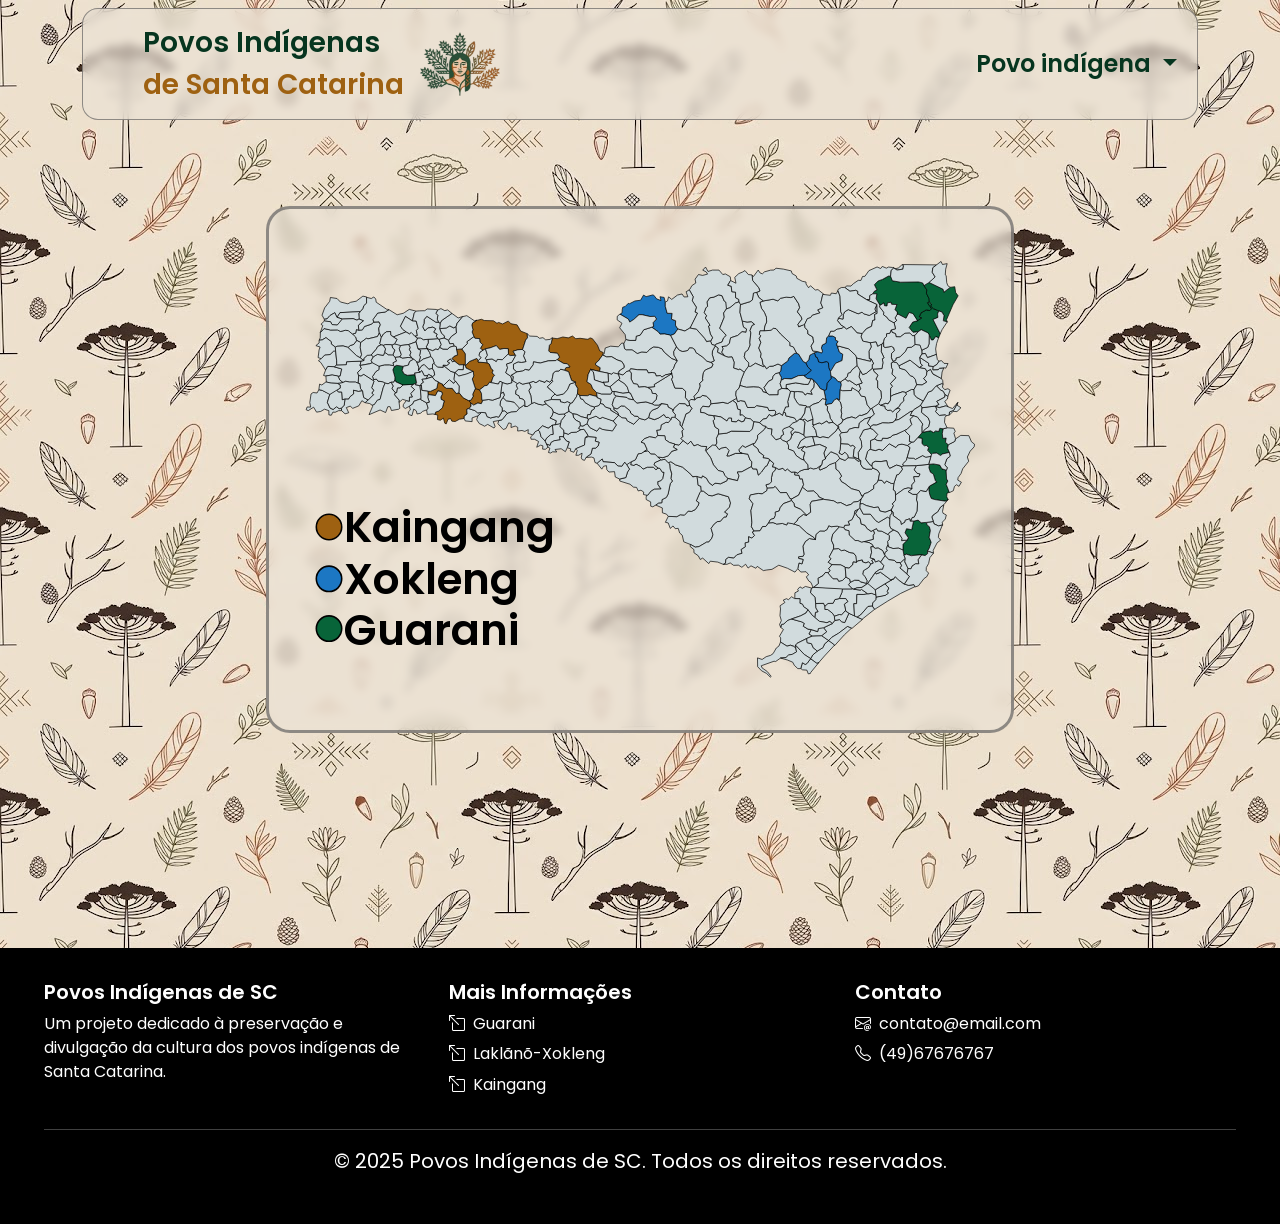
<file: index.html>
<!DOCTYPE html>
<html lang="pt-br">

<head>
    <meta charset="UTF-8">
    <meta name="viewport" content="width=device-width, initial-scale=1.0">
    <link href="https://cdn.jsdelivr.net/npm/bootstrap@5.3.8/dist/css/bootstrap.min.css" rel="stylesheet"
        integrity="sha384-sRIl4kxILFvY47J16cr9ZwB07vP4J8+LH7qKQnuqkuIAvNWLzeN8tE5YBujZqJLB" crossorigin="anonymous" />
    <link rel="stylesheet" href="https://cdn.jsdelivr.net/npm/bootstrap-icons@1.13.1/font/bootstrap-icons.min.css">
    <link rel="stylesheet" href="css/style.css">
    <link rel="icon" href="img/folha.png">
    <title>Povos indigenas de Santa Catarina</title>

</head>



<body>
         <main>
    <div class="container">
        <header>
            <nav class="navbar navbar-expand-lg bg-body-tertiary">
                <div class="container-fluid">
                    <a class="navbar-brand d-flex justify-content-center align-items-center ms-5 me-5 fs-3"
                        href="index.html">
                        <div class="d-flex flex-column me-3" id="titulo-cor">Povos Indígenas <span>de Santa
                                Catarina</span></div>
                        <div class="img-titulo"><img src="./img/logo insana.png" alt=""></div>
                    </a>
                    <button class="navbar-toggler" type="button" data-bs-toggle="collapse"
                        data-bs-target="#navbarNavDropdown" aria-controls="navbarNavDropdown" aria-expanded="false"
                        aria-label="Toggle navigation">
                        <span class="navbar-toggler-icon"></span>
                    </button>

                    <div class="collapse navbar-collapse" id="navbarNavDropdown">

                        <ul class="navbar-nav w-100">
                            <li class="nav-item dropdown ms-auto" id="uff">
                                <a class="nav-link dropdown-toggle fs-4" href="#" role="button" id="Povo"
                                    data-bs-toggle="dropdown" aria-expanded="false">
                                    Povo indígena
                                </a>
                                <ul class="dropdown-menu">
                                    <li><a class="dropdown-item" id="Guarani" href="guarani.html">Guarani</a></li>
                                    <li><a class="dropdown-item" id="Xokleng" href="xokleng.html">Laklãnõ-Xokleng</a></li>
                                    <li><a class="dropdown-item" id="Kaingang" href="kaingang.html">Kaingang</a></li>
                                </ul>
                            </li>
                        </ul>
                    </div>

                </div>
            </nav>
        </header>


   


            <div id="legendinha"></div>
            <div class="areamapa">
                <div class="mapinha">
                    <svg id="wrapper" viewBox="0 100 783.77 550.08" preserveAspectRatio="xMinYMin"
                        style=" background-color: rgba(235, 226, 213, 0.685); backdrop-filter: blur(5px);">
                        <metadata>
                            <rdf:rdf xmlns:rdf="http://www.w3.org/1999/02/22-rdf-syntax-ns#"
                                xmlns:cc="http://creativecommons.org/ns#" xmlns:dc="http://purl.org/dc/elements/1.1/">
                                <cc:work rdf:about="">
                                    <dc:format>image/svg+xml</dc:format>
                                    <dc:type rdf:resource="http://purl.org/dc/dcmitype/StillImage"></dc:type>
                                    <dc:title>MapChart Map</dc:title>
                                    <dc:creator>
                                        <cc:agent>
                                            <dc:title>MapChart.net</dc:title>
                                        </cc:agent>
                                    </dc:creator>
                                    <cc:license rdf:resource="http://creativecommons.org/licenses/by-sa/4.0/">
                                    </cc:license>
                                </cc:work>
                                <cc:license rdf:about="http://creativecommons.org/licenses/by-sa/4.0/">
                                    <cc:permits rdf:resource="http://creativecommons.org/ns#Reproduction"></cc:permits>
                                    <cc:permits rdf:resource="http://creativecommons.org/ns#Distribution"></cc:permits>
                                    <cc:requires rdf:resource="http://creativecommons.org/ns#Notice"></cc:requires>
                                    <cc:requires rdf:resource="http://creativecommons.org/ns#Attribution"></cc:requires>
                                    <cc:requires rdf:resource="http://creativecommons.org/ns#ShareAlike"></cc:requires>
                                </cc:license>
                            </rdf:rdf>
                        </metadata>

                        <rect id="svg-background" x="0" y="0" width="684.77" height="650.08" fill="none"></rect>

                        <g id="map-group"
                            style="transform: translate(-2784.69px, -4099.29px) scale(7.30849); transform-origin: 0px 0px;">
                            <svg xmlns="http://www.w3.org/2000/svg" xml:space="preserve" id="map" width="784.77"
                                height="750.08" stroke-linecap="round" stroke-linejoin="round" version="1.2"
                                viewBox="0 0 784.77 750.08" preserveAspectRatio="xMinYMin"
                                data-originalStrokeWidth=".25" class="speed-optimized">
                                <defs>
                                    <pattern id="circles3" width="10" height="10" patternUnits="userSpaceOnUse">
                                        <rect width="10" height="10" fill="#fff"></rect>
                                        <circle cx="4" cy="4" r="2" fill="#000"></circle>
                                    </pattern>
                                    <pattern id="diagonal1" width="10" height="10" patternUnits="userSpaceOnUse">
                                        <rect width="10" height="10" fill="#fff"></rect>
                                        <path id="pattern0" d="M-1,1 l2,-2 M0,10 l10,-10 M9,11 l2,-2" stroke="#000"
                                            stroke-width="1" style="shape-rendering: auto;"></path>
                                    </pattern>
                                    <pattern id="diagonal3" width="10" height="10" patternUnits="userSpaceOnUse">
                                        <rect width="10" height="10" fill="#fff"></rect>
                                        <path id="pattern1" d="M-1,1 l2,-2 M0,10 l10,-10 M9,11 l2,-2" stroke="#000"
                                            stroke-width="3" style="shape-rendering: auto;"></path>
                                    </pattern>
                                    <pattern id="vertical1" width="10" height="10" patternUnits="userSpaceOnUse">
                                        <rect width="10" height="10" fill="#fff"></rect>
                                        <rect x="2" y="0" width="1" height="10" fill="#000"></rect>
                                    </pattern>
                                    <pattern id="vertical3" width="10" height="10" patternUnits="userSpaceOnUse">
                                        <rect width="10" height="10" fill="#fff"></rect>
                                        <rect x="2" y="0" width="3" height="10" fill="#000"></rect>
                                    </pattern>
                                    <pattern id="horizontal1" width="10" height="10" patternUnits="userSpaceOnUse">
                                        <rect width="10" height="10" fill="#fff"></rect>
                                        <rect x="0" y="2" width="10" height="1" fill="#000"></rect>
                                    </pattern>
                                    <pattern id="horizontal3" width="10" height="10" patternUnits="userSpaceOnUse">
                                        <rect width="10" height="10" fill="#fff"></rect>
                                        <rect x="0" y="2" width="10" height="3" fill="#000"></rect>
                                    </pattern>
                                    <pattern id="crosshatch" width="8" height="8" patternUnits="userSpaceOnUse">
                                        <rect width="8" height="8" fill="#fff"></rect>
                                        <path id="pattern2" d="M0 0L8 8ZM8 0L0 8Z" stroke-width="0.5" stroke="#aaa"
                                            style="shape-rendering: auto;"></path>
                                    </pattern>
                                    <pattern id="subtlepatch" width="5" height="5" patternUnits="userSpaceOnUse">
                                        <rect width="5" height="5" fill="#fff"></rect>
                                        <rect x="2" y="2" width="1" height="1" fill="#000"></rect>
                                    </pattern>
                                    <pattern id="checkers" width="8" height="8" patternUnits="userSpaceOnUse">
                                        <rect width="8" height="8" fill="#fff"></rect>
                                        <path id="pattern3" fill="#000" fill-rule="evenodd"
                                            d="M0 0h4v4H0V0zm4 4h4v4H4V4z" style="shape-rendering: auto;"></path>
                                    </pattern>
                                    <pattern id="raindrops" width="10" height="10" patternUnits="userSpaceOnUse">
                                        <rect width="10" height="10" fill="#fff"></rect>
                                        <path id="pattern4" fill="#000"
                                            d="M0 38.59l2.83-2.83 1.41 1.41L1.41 40H0v-1.41zM0 1.4l2.83 2.83 1.41-1.41L1.41 0H0v1.41zM38.59 40l-2.83-2.83 1.41-1.41L40 38.59V40h-1.41zM40 1.41l-2.83 2.83-1.41-1.41L38.59 0H40v1.41zM20 18.6l2.83-2.83 1.41 1.41L21.41 20l2.83 2.83-1.41 1.41L20 21.41l-2.83 2.83-1.41-1.41L18.59 20l-2.83-2.83 1.41-1.41L20 18.59z"
                                            style="shape-rendering: auto;"></path>
                                    </pattern>
                                    <pattern id="texture" width="4" height="4" patternUnits="userSpaceOnUse">
                                        <rect width="4" height="4" fill="#fff"></rect>
                                        <path id="pattern5" fill="#000" d="M1 3h1v1H1V3zm2-2h1v1H3V1z"
                                            style="shape-rendering: auto;">
                                        </path>
                                    </pattern>
                                    <pattern id="circles3_a03500_000000" width="10" height="10"
                                        patternUnits="userSpaceOnUse">
                                        <rect width="10" height="10" fill="#a03500"></rect>
                                        <circle cx="4" cy="4" r="2" fill="#000000"></circle>
                                    </pattern>
                                    <pattern id="diagonal1_d9b400_535353" width="10" height="10"
                                        patternUnits="userSpaceOnUse">
                                        <rect width="10" height="10" fill="#d9b400"></rect>
                                        <path id="pattern0" d="M-1,1 l2,-2 M0,10 l10,-10 M9,11 l2,-2" stroke="#535353"
                                            stroke-width="1" style="shape-rendering: auto;"></path>
                                    </pattern>
                                    <pattern id="diagonal3_3264c8_ffffff" width="10" height="10"
                                        patternUnits="userSpaceOnUse">
                                        <rect width="10" height="10" fill="#3264c8"></rect>
                                        <path id="pattern1" d="M-1,1 l2,-2 M0,10 l10,-10 M9,11 l2,-2" stroke="#ffffff"
                                            stroke-width="3" style="shape-rendering: auto;"></path>
                                    </pattern>
                                    <pattern id="horizontal1_72b38e_000000" width="10" height="10"
                                        patternUnits="userSpaceOnUse">
                                        <rect width="10" height="10" fill="#72b38e"></rect>
                                        <rect x="0" y="2" width="10" height="1" fill="#000000"></rect>
                                    </pattern>
                                    <pattern id="horizontal3_986ba1_ffffff" width="10" height="10"
                                        patternUnits="userSpaceOnUse">
                                        <rect width="10" height="10" fill="#986ba1"></rect>
                                        <rect x="0" y="2" width="10" height="3" fill="#ffffff"></rect>
                                    </pattern>
                                    <pattern id="vertical1_b9a087_ffffff" width="10" height="10"
                                        patternUnits="userSpaceOnUse">
                                        <rect width="10" height="10" fill="#b9a087"></rect>
                                        <rect x="2" y="0" width="1" height="10" fill="#ffffff"></rect>
                                    </pattern>
                                    <pattern id="vertical3_4c91bf_ffff33" width="10" height="10"
                                        patternUnits="userSpaceOnUse">
                                        <rect width="10" height="10" fill="#4c91bf"></rect>
                                        <rect x="2" y="0" width="3" height="10" fill="#ffff33"></rect>
                                    </pattern>
                                    <pattern id="checkers_cc3333_f7f7f7" width="8" height="8"
                                        patternUnits="userSpaceOnUse">
                                        <rect width="8" height="8" fill="#cc3333"></rect>
                                        <path id="pattern3" fill="#f7f7f7" fill-rule="evenodd"
                                            d="M0 0h4v4H0V0zm4 4h4v4H4V4z" style="shape-rendering: auto;"></path>
                                    </pattern>
                                    <pattern id="texture_d1dbdd_525252" width="4" height="4"
                                        patternUnits="userSpaceOnUse">
                                        <rect width="4" height="4" fill="#d1dbdd"></rect>
                                        <path id="pattern5" fill="#525252" d="M1 3h1v1H1V3zm2-2h1v1H3V1z"
                                            style="shape-rendering: auto;"></path>
                                    </pattern>
                                </defs>



                                <g class="kaingang">
                                    <path id="Abelardo_Luz_SC"
                                        d="m416.06 591.18.83.15.53.9.93.37.04.61-.27.32-.45 1.4-.73.03-.63.18.38.61h-.86l-.24-.2-.02-.77-.57-.03-.63.14-.48-.56-.92.34-.65.12-.4.24-.32-.33.32-.5-.4-.38-.05-.5-.69-.05-.13-.25-.27-.64.12-.34-.16-.68.13-.32.57-.35.7-.17.41.18 1.33.04.5.36.25-.12.57.22.77-.4z"
                                        data-originalStrokeWidth="0.1">
                                    </path>

                                    <path id="Água_Doce_SC"
                                        d="m427.5 593.23.29.1.72.94.34.84.5.22-.07.29-.01.07-.61.86-.38.29-.03.29.66.39-.08.55-1.3-.3-.35.72-.18 1.07.59.38.22.56.57.6.1.76-.14-.2-.95-.23-.3.15-1.15-.04-.33-.2.04-.85-.34-.55.05-.33-.6-.26-.42-1.26-.6-.19.2-.38.6-.12-.4-.46-.52-.04-.92-.54.33-.37-.3-.55-1.07-.13-.2-.22.1-.8.27-.3.15-.76.7.1.83-.25.79.13.6-.27.47.39.63-.06 1.08.14z"
                                        data-originalStrokeWidth="0.1">
                                    </path>

                                    <path id="Arvoredo_SC"
                                        d="m411.46 600.74.27.49.06.99h.16l-.24.5-.5-.09-.62.3-.38-.3-.34-.36.34-.05.33-.55-.06-.31.38-.82z"
                                        data-originalStrokeWidth="0.1">
                                    </path>

                                    <path id="Chapecó_SC"
                                        d="m406.2 600.14.46.35.85.01.57.74.42-.09.61.72.76.4.34.36.01.5-.33.3-.29.12.06.66-.42.32v.34l-.68.1-.62.34-.48-.06-.18-.36-.38.08-.26.68-.2-.1-.2-.73-.45.3-.42-.1.05-.64-.44-.12.17-.34.42-.15.52-.45.27-1-.44-.22-.05-.35.23-.43-.13-.33-.54-.12-.34.68-1.07-.16-.02-.46.34.01.93-.42.2-.93.68.33z"
                                        data-originalStrokeWidth="0.1">
                                    </path>

                                    <path id="Entre_Rios_SC"
                                        d="m408.92 594.82.5.7v1.73l-.28-.15h-.62l-.66-.51-.4-.37.33-.35.5-.21-.16-.78z"
                                        data-originalStrokeWidth="0.1">
                                    </path>

                                    <path id="Xanxerê_SC"
                                        d="m411.27 596.5-.02.2 1.33.11.28.18.31.7.26.2-.13.38.35.37-.23.2-.25.79-.28.02-.32.44-.36.05-.75.6-.6-.2-.46-1.38.22-.44-.07-.63-1.05-.52-.09-.32.6-.62 1.05-.44z"
                                        data-originalStrokeWidth="0.1">
                                    </path>

                                </g>



                                <g class="xokleng">

                                    <path id="Doutor_Pedrinho_SC"
                                        d="m463.26 594.6.24.67.47.3-.09.91-.93.41-.74 1.2-.26-.57-.04-.69-.25-.17-.7.15-.46-.1-.22-.66-.2-.05-.22-.64.51-.17.53.2.14-.23-.16-.47.13-.44.53-.26.1-.8.27-.24.6-.01.42.22v.36l.38.2-.22.36z"
                                        data-originalStrokeWidth="0.1">
                                    </path>

                                    <path id="Ibirama_SC"
                                        d="m463.68 599.57.1.43-.17.72-.07 1.47-.4-.17-.35.15-.37.52-.98.2.1-.72-.27-1.35.36-.16.07-.87.58-.7v-.38l.6.32.43.49z"
                                        data-originalStrokeWidth="0.1">
                                    </path>

                                    <path id="José_Boiteux_SC"
                                        d="m459.87 595.37.22.64.19.05.22.65.47.1.69-.15.25.17.04.7.26.56.08.61-.01.38-.58.7-.07.87-.35.16-.56-.29-.45-.65-.57-.59-.33-.12-.53-.09-.54-.42.4-.13.73-.62-.52-.5-.27-.58.42-.43.16-.68z"
                                        data-originalStrokeWidth="0.1">
                                    </path>

                                    <path id="Porto_União_SC"
                                        d="m436.7 587.1.36.47.64.25-.15-.56.6.1.17.7v.59l.28 1 .72.03-.11.83.6.23-.02.65.34.54-.5.7-.53.23-.92-.22-.61.03-.27-.34-.92-.66.26-.17-.1-.48.51-.54-.25-.38-.7.02-1.14-.26h-.44l-.74.68-.6.4-.2-.44-1.21-.71.3-.2.02-.44.08-.38.36-.1.43-.45.19.05.78-.4.82-.1.43-.75.36.23.93-.24z"
                                        data-originalStrokeWidth="0.1">
                                    </path>
                                    <path id="Vitor_Meireles_SC"
                                        d="m457.25 595.42.32.11.68 1.1.38.19.27.58.52.5-.72.63-.4.13-.79.04-.98.44-.95-.06-.5.26.02-.41-.34-.62.24-.3.1-.78.93-.68.16-.41.78-.66z"
                                        data-originalStrokeWidth="0.1">
                                    </path>

                                </g>





                                <g class="guarani">
                                    <path id="Araquari_SC"
                                        d="m477.87 589.32-.17.44.05.49-.71.3 1.04 2.07-.25.6-.43-.17-.34.46h-.26l-.32-.67-.18-.35-.98-.47-.44.3-.74.08-.57-.68.52-.8.66-.18.63-.4-.34-.16.27-.6.75-.42.5.1.23-.25-.6-.87.3-.13.34.33-.1.3.38.36z"
                                        data-originalStrokeWidth="0.1">
                                    </path>

                                    <path id="Biguaçu_SC"
                                        d="m478.5 606.37-.12.7.08.68.48-.06-.11.62.4.35-.1.5.26.6-.97.23-.32.23-.53-.35-.58.04-.2.2-.53-.68.15-.36-.33-.31-.31.06-.34-.32.02-.75-.63-.12.6-.67.13-.1 1.14-.22.42.25.3-.23.45.1.16-.47z"
                                        data-originalStrokeWidth="0.1">
                                    </path>

                                    <path id="Imaruí_SC"
                                        d="m476.12 619.9.04.35.35.26.15.55-.18.98.29.73-.28.86-.25.4.02.37-.37.28-.53-.1-1.53.1-.64-.2-.37.16-.12-.7-.01-.89.6-.6.18-.34-.48-.72.22-.6.75.15.26-1.23.65-.15.44.38z"
                                        data-originalStrokeWidth="0.1">
                                    </path>

                                    <path id="Joinville_SC"
                                        d="m470.9 584.28.26.67 1.17.2 2.6-.04.61.15.18.38.42.64-.06.46.39.81.03.45-.3.13.59.87-.23.26-.5-.1-.76.42-.27.6.34.16-.63.4-.65-1.04-.54-.16-.43.84-1.06-.56h-.23v-.38l-.3-.3.27-.74-.76-.03-.1-.3-.5.09-.06.45-.37-.04-.07-.41-.6.38-.55-1.03.11-.66-.59-.01.21-.35.4-.22-.37-.75.54-.55.61-.2.9-.5z"
                                        data-originalStrokeWidth="0.1">
                                    </path>

                                    <path id="Palhoça_SC"
                                        d="m478.93 612.34.07 1.29.19.29-.25.46.45 1.16-.34.13-.04.52.2.41-.4.22-1.53-.23-.5-.16-.23-.56-.14-.8.1-.4 1.02-.64-.16-.16-.3-.96-.42-.28-.22-.65.1-.5.56-.05.9.17.32.54z"
                                        data-originalStrokeWidth="0.1">
                                    </path>

                                    <path id="São_Francisco_do_Sul_SC"
                                        d="m476.46 585.2 2.03.98.1.43.92-.7.66-.1.13.84.36.48-.75 1.3-.93 2.16.1.34-.57-.25.11-.7-.3-.53-.46-.14-.76-.32-.37-.36.1-.3-.34-.33-.03-.45-.39-.8.07-.47-.42-.64z"
                                        data-originalStrokeWidth="0.1">
                                    </path>

                                    <path id="Saudades_SC"
                                        d="m400.44 597.34-.17.57.27.52.51.2 1.06-.1.24 1.18-.55.26-1.44.09-1-.52-.15-.25.01-.4-.3-1.06.22-.47.33-.17z"
                                        data-originalStrokeWidth="0.1">
                                    </path>

                                </g>




                                <g class="municipios">

                                    <path id="Abdon_Batista_SC"
                                        d="m437.25 610.43.45.43-.92.45-.08.25.58.47-.31.26-.37-.37-.9.01-.59.27-.37-.38-.66-.35-.29.2-.48-.1.06-.44.63-.3.4-.87.45-.05.4-.26.55-.12.41.45.6.02z"
                                        data-originalStrokeWidth="0.1">
                                    </path>

                                    <path id="Agrolândia_SC"
                                        d="m458.33 607.25.3.36-.73.5-.44.9.11.19.86-.3-.44.53.53.34-.23.79.11.34-.48-.18-.67-.48-.4-.68-.75-.27.04-.46-.29-.57.57-.4.2-.55.4-.52.61.1z"
                                        data-originalStrokeWidth="0.1">
                                    </path>
                                    <path id="Agronômica_SC"
                                        d="m459.86 605.76-.18.24.4.6.17.89-.6.04-1.01.09-.3-.36.17-1.87-.36-.31.33-.13.38.32.82-.32-.03.8z"
                                        data-originalStrokeWidth="0.1">
                                    </path>

                                    <path id="Águas_de_Chapecó_SC"
                                        d="m402.87 600.15.15 1.62-.03.37-.13-.08-.9.33-.13.35-.5.35-.6.33-.32-.25.05-.34.42-.56.44.1v-.6l.42-.02-.23-.5.55-.57-.5-.45.25-.26.55-.26-.16.24z"
                                        data-originalStrokeWidth="0.1">
                                    </path>
                                    <path id="Águas_Frias_SC"
                                        d="m404.64 597.63.26.43.07.54-.3.21-.59-.33-.16.24-.47-.08-.35-.68-.25.22-.23-.28.47-.69.36-.17.67.67z"
                                        data-originalStrokeWidth="0.1">
                                    </path>
                                    <path id="Águas_Mornas_SC"
                                        d="m473.98 615.02-.58-.1-.55.13-1.24.89-.05-.53-.28-.22.08-.9.42-1.28.26-.04.56-.73-.16-.4.35-.14 1.86-.02-.32.6.39.5.45.1-.18.4h-.74l.14.7-.41.48z"
                                        data-originalStrokeWidth="0.1">
                                    </path>
                                    <path id="Alfredo_Wagner_SC"
                                        d="m466.58 610.96-.02.52.33.52.48.2.81-.01.15-.16.65.3.32.45-.19 1-.12.33-.52.42-.02.49-.85.57-.49.15-.18.32-.2.04-.38-.77-1.13-.31-.93-.73-.5-.28-.26-.48.27-.34-.39-.67-.43-.34-.04-.94.6-.61.76.3.46-.4.87.04.56.46z"
                                        data-originalStrokeWidth="0.1">
                                    </path>
                                    <path id="Alto_Bela_Vista_SC"
                                        d="m419.94 606.55.23.2.2.75.59.64.2.42.21.45-.39.31-.4-.02.04-.48-.32-.1-.57.3.27-.83-.59-.32h-.49l-.07-.34.31-.29.35-.47z"
                                        data-originalStrokeWidth="0.1">
                                    </path>
                                    <path id="Anchieta_SC"
                                        d="m396.96 592.54-.26.48-1.36.33-.25-.07-.83.63-.58-.3-.14-.51-.47-.46.47-.1.13-.54.32.1.53-.05.3-.48.96-.32.4-.31.74-.04.2.43-.23.48z"
                                        data-originalStrokeWidth="0.1">
                                    </path>
                                    <path id="Angelina_SC"
                                        d="m473.32 608.77.38.3-.4 1.4-.1.44-.55.53.14.25-.36.14-.72-.22-.96.48-.28-.46-.15-.67-.8.13-.84-.03-.41.23-.06.45-.33-.19-.62-.83.3-1.09.37-.33.76.21.53-.2.52.15.96-.95.96.54.28-.37.58-.12z"
                                        data-originalStrokeWidth="0.1">
                                    </path>
                                    <path id="Anita_Garibaldi_SC"
                                        d="m433.38 611.13-.06.44.48.1.29-.2.66.35.37.38.59-.27h.9l.36.37.3-.26.27.05.36.55.24.02-.17.9-.31.35-.41.09.03.44.43.63-.96.03-.45.25-.51.62h-.18l-.45-.12.04-.35-.4-.26-.4.1-.23-.51-.45-.04-.5-.42-1.48-.46-.02-.28.9-.22.24-.81.28-.4-.4-.64z"
                                        data-originalStrokeWidth="0.1">
                                    </path>
                                    <path id="Anitápolis_SC"
                                        d="m471.36 614.3-.08.9.28.21.05.52v.76l-.47.53.17.24-.33.66-.9.3-.73-.18-.23-.57-.64.08-1.13-.3-.53-.28-.37.08.15-.7.33-.5.18-.32.5-.15.84-.57.02-.49.52-.42.12-.33.55.05.35.42.28-.35.7.36z"
                                        data-originalStrokeWidth="0.1">
                                    </path>
                                    <path id="Antônio_Carlos_SC"
                                        d="m476.8 610.12-.08.29-.76.07-.43-.22-1.03.54-.25-.16-.73-.02-.21-.15.4-1.4-.38-.3.63-.5h.28l.58-.64.63.12-.02.75.34.32.3-.06.33.3-.14.37z"
                                        data-originalStrokeWidth="0.1">
                                    </path>
                                    <path id="Apiúna_SC"
                                        d="m466.29 601 .36.61.58.11.3 1.17.48.61-.5.62-.78.31-.3-.03-.6.43-.54-.19-.72.18-.57.31-.26-.43.09-.56-.11-.52.11-.3-.2-.85-.5-.46.4.17.07-1.47.35.13 1.27-.02.1-.42z"
                                        data-originalStrokeWidth="0.1">
                                    </path>
                                    <path id="Arabutã_SC"
                                        d="m417.24 603.38-.43.5-.78.07-.56.2-.42-.36-.3.04-.01-.48-.33-.4.1-.61.34-.51.47.46 1.1.2z"
                                        data-originalStrokeWidth="0.1">
                                    </path>

                                    <path id="Araranguá_SC"
                                        d="m465.25 635.2-.58-.25-1.28.97-.97.58-.51.52-1.02-.72.76-.6-.45-.57 1.27-.61.36-.45.69-.14.26.3.48.14.6-1.34.83.38.39.17.7.32z"
                                        data-originalStrokeWidth="0.1">
                                    </path>
                                    <path id="Armazém_SC"
                                        d="m473.29 622.46-.6.6v.88l-.69-.32-.75.06-.67-.24-.08-.3-.05-.5.22-.24.04-.56-.17-.18.15-.28.67-.41.63.32.58.93-.06.27z"
                                        data-originalStrokeWidth="0.1">
                                    </path>
                                    <path id="Arroio_Trinta_SC"
                                        d="m431.56 598.47.2.64-.22.16-1.22 1.02-.75-.2-.2-.48.74-.06-.08-1.25.55.13.22-.19z"
                                        data-originalStrokeWidth="0.1">
                                    </path>

                                    <path id="Ascurra_SC"
                                        d="m466.31 599.9.27.67-.3.43-.97-.6-.09.42-1.27.02-.35-.13.17-.72-.1-.43.63-.44.42.33.27-.06.93.63z"
                                        data-originalStrokeWidth="0.1">
                                    </path>
                                    <path id="Atalanta_SC"
                                        d="m459.64 607.52.33 1.21-1.28.31-.26-.15-.86.3-.1-.19.43-.89.73-.5z"
                                        data-originalStrokeWidth="0.1">
                                    </path>
                                    <path id="Aurora_SC"
                                        d="m462.57 605.42.63.51.2.08-.39.66-1.1 1-.8-.15-.4.12-.46-.15-.17-.9-.4-.59.18-.24.73-.27.35.16.74-.44.23.28z"
                                        data-originalStrokeWidth="0.1">
                                    </path>
                                    <path id="Balneário_Arroio_do_Silva_SC"
                                        d="m462.77 637.66-.87-.65.51-.52.97-.58 1.28-.97.58.25-.98.91z"
                                        data-originalStrokeWidth="0.1">
                                    </path>
                                    <path id="Balneário_Camboriú_SC"
                                        d="m478.48 599.91-.1.42.35.37.45-.14.32.21-.33.92-.4-.22-.26-.53-.37-.18-.63-.63.8-.33z"
                                        data-originalStrokeWidth="0.1">
                                    </path>
                                    <path id="Balneário_Barra_do_Sul_SC"
                                        d="m479.07 590.93-.72 1.08-.28.6-1.04-2.06.71-.3-.05-.5.17-.43.45.14.31.53-.1.7z"
                                        data-originalStrokeWidth="0.1">
                                    </path>
                                    <path id="Balneário_Gaivota_SC"
                                        d="m462.77 637.66-1.43 1.54-.85.98-.27.08-.9-.65.3-.53.67-.58.82-.5.25-.56.54-.43z"
                                        data-originalStrokeWidth="0.1">
                                    </path>
                                    <path id="Bandeirante_SC"
                                        d="m390.65 595.1.15 1.42.01.6-.34.29-.98-.02-.28.47-.7-1.08-.34-.27.4-.3.52-.55.75-.04.52-.5z"
                                        data-originalStrokeWidth="0.1">
                                    </path>
                                    <path id="Barra_Bonita_SC"
                                        d="m394.26 593.91-.04.74.2 1-.2.44-.53-.29-1.26-1.2.32-.28.52-.17.41-.54z"
                                        data-originalStrokeWidth="0.1">
                                    </path>
                                    <path id="Barra_Velha_SC"
                                        d="m477.82 593.22-.27.8-.14.79.11.84-1.31.39-.3-.58-.48.08-.02-.56.85-.39.19-.5.03-1.25.32.68.26-.01.34-.46z"
                                        data-originalStrokeWidth="0.1">
                                    </path>
                                    <path id="Bela_Vista_do_Toldo_SC"
                                        d="m447.15 589.03-.4.6.1.58-.66 1.6.94 1.05-.38.35-.24.6-.9.34-.09.16-.47-.14-.18-.46.28-.52-.32-.54-.27-1.15.22-.11-.68-1.04.18-.34-.35-.44.25-.68.26-.26-.1-.6.4-.6.6-.11.7-.33.48.14.32.76.24.17z"
                                        data-originalStrokeWidth="0.1">
                                    </path>
                                    <path id="Belmonte_SC"
                                        d="m390.48 597.4 1.06.3-.23 1.03-.3.04-.89-.19-.87.14-.34-.07.3-.8.29-.47z"
                                        data-originalStrokeWidth="0.1">
                                    </path>
                                    <path id="Benedito_Novo_SC"
                                        d="m465.98 596.13.09 1.1-.74.6-.23.4-.34.1-.12.5-.34.3-.63.44-.37-.05-.42-.5-.6-.31-.08-.62.74-1.2.94-.4.1-.91-.48-.3-.24-.67.11-.22 1.46.4 1.04.98z"
                                        data-originalStrokeWidth="0.1">
                                    </path>

                                    <path id="Blumenau_SC"
                                        d="m471.26 596.6.1.1-.36.18.03.64.18.25-.1.68.57.52-.8.84.3.4-.28.3-.02 1.2v.51l-.38.54-.29-.1-.76.3-.29-.23.42-.9-.1-.96-.46-.42v-.99l-.24-.3.29-.57-.6-.54-.08-.33 1.25-.07.14-.84-.09-.59.26-.13-.4-.88.05-1.04.28-.4.01.7.21.13.92-.16.31.2.12.41-.42.42-.02.6z"
                                        data-originalStrokeWidth="0.1">
                                    </path>
                                    <path id="Bocaina_do_Sul_SC"
                                        d="m457.06 612.6-.03.42.63.06.12.53.34-.03.2.86-.18.38-.55 1.13-1.06.58-.2-.1-.5-.86-.89.03-.74-.9-.28.2-.88.06-.19-.5.54-.16.28-.3v-.58l.17-.71.4-.43-.01-.34.5.3.6-.18.34.38.29-.28.56.47z"
                                        data-originalStrokeWidth="0.1">
                                    </path>
                                    <path id="Bombinhas_SC"
                                        d="m479.36 604.36.05-.44.6-.24.59-1.1-.1.36.57.38-.58.55-.5-.03z"
                                        data-originalStrokeWidth="0.1">
                                    </path>
                                    <path id="Bom_Jardim_da_Serra_SC"
                                        d="m463.5 620.52-.97 1.08-.2.85.32.71v.57l-.62 1.15.25.28-.4.5.55.35-.48.56.22.32-.34.3h-.41l-.3.4-.7.37.05.76-.68.55-.31.14.2-.13-.3-.7-.32-.22-.36-.6.35-.29-.38-.45-.76.05-.44-.49.18-.84.44.15.17-.64-.66-.16-.01-.24.67-.08.12-.28-.16-1.17.35-.66.58-.44.88.15.06-.74.6-.52.64.02.39-.23.24-.55.33.16.88-.09z"
                                        data-originalStrokeWidth="0.1">
                                    </path>
                                    <path id="Bom_Jesus_SC"
                                        d="m412.48 596.37.1.45-1.32-.11.02-.2.38-.42-.3-.36.15-.45.4-.25.41-.24.3.94-.3.45z"
                                        data-originalStrokeWidth="0.1">
                                    </path>
                                    <path id="Bom_Jesus_do_Oeste_SC"
                                        d="m400.06 594.32-.2.47.29.82-.2.36-.7.07-.32-.35.29-.73-.3-.25-.14-.46.4-.17z"
                                        data-originalStrokeWidth="0.1">
                                    </path>
                                    <path id="Bom_Retiro_SC"
                                        d="m462.94 611.24.04.94.43.34.4.67-.27.34.25.48.5.28.93.73 1.13.3.37.77.21-.04-.33.5-.42.32-.62.08-.4.34-.64.18-.85-.45-.46.08-.56-.33-1.48-.22-.66-.37-.18-.34-.56-.49-.9.04-.73-.57.18-.38-.2-.86-.34.03-.12-.53-.62-.06.03-.42.43.18.26-.3.63-.24.6-.04.3-.2.43.15.47-.07.75-.53-.35.52.09.25.92-.4.48-.39z"
                                        data-originalStrokeWidth="0.1">
                                    </path>
                                    <path id="Botuverá_SC"
                                        d="m469.17 602.74.29.23.62.1.06.38.35.25.42-.07.29.28.4-.39.5-.18.2.27-.52.55v.56l-.22.42-.32.28-.64.11-.85-.04-.91.34-.48-.03-.37.27-.46-.52.45-.85.54-.49-.35-.8z"
                                        data-originalStrokeWidth="0.1">
                                    </path>
                                    <path id="Braço_do_Norte_SC"
                                        d="m470.54 621.65.18.18-.04.56-.22.24.05.5-.22.54.15.31-.33.24-.07.41-.34-.7-.6-.34-.43.05-.3-.25-.1-.27-.47-.3-.77-.15 1.37-.35-.03-.54.2-.34-.18-.42.48-.24.16.32.58.06z"
                                        data-originalStrokeWidth="0.1">
                                    </path>
                                    <path id="Braço_do_Trombudo_SC"
                                        d="m456.25 606.03.65.36-.41.42.12.5-.19.56-.57.38-.6-.22-.27-.3.1-.36.34-.2-.16-.6.17-.23z"
                                        data-originalStrokeWidth="0.1">
                                    </path>
                                    <path id="Brunópolis_SC"
                                        d="m439.71 604.67.76.66v.5l.22.2.28.4-.23.23.11.82-.25.27.3.33-.6.66-.63-.14-.8-.3-.53-.35-.1-.58-1-.04-.18-.75.56-.1.1-.7.72-.38.3.05.38-.46.12-.3z"
                                        data-originalStrokeWidth="0.1">
                                    </path>
                                    <path id="Brusque_SC"
                                        d="m474.27 600.67.05.72.34.42.96.52-.4.66-.85.52-.39.37h-.22l-1.68 1.13-.53.13.22-.42v-.56l.53-.55-.2-.27-.5.18.58-.44.08-.28.53-.48-.02-.47.4-.47-.12-.27.84-.45z"
                                        data-originalStrokeWidth="0.1">
                                    </path>
                                    <path id="Caçador_SC"
                                        d="m432.32 594.04.11.72.25.16h.85l.75.53.65-.22.72.08.44-.47.54-.33.67.05.55.23.3.46 1.05.91.88.36-.35.52-.2.57-.35.4.09.36-.96.21-.46.3-.25-.22-.6.07-.14-.42-.44-.1-.56.06-.2-.43-1.34-.03-1.02-.13-.15.32-.43.1-.53.49-.67-.2.16-.43.7-.47-.04-.37-.31-.5-.66-.22-.81-.47-.71.04-.58-.28v-.07l.2-.08.17-.87.78-.26 1.12.09.44-.5z"
                                        data-originalStrokeWidth="0.1">
                                    </path>
                                    <path id="Caibi_SC"
                                        d="m397.81 599.75-.28.68-.44 1.67-.4.13-.43.63-.3.1-.37-.25-.68-.13.45-.39.77-.77-.25-.2.28-.44-.3-.37.34-.94-.17-.12.12-.09.4-.1.22.3.71.1z"
                                        data-originalStrokeWidth="0.1">
                                    </path>
                                    <path id="Calmon_SC"
                                        d="m439.1 592.86.87 1.67-.42.72.04.47.49.8-.88-.36-1.04-.9-.31-.46-.55-.23-.67-.06-.54.33-.44.47-.72-.07-.66.22-.74-.53h-.85l-.25-.16-.1-.72.28-.61.6.15.82-.01.08-.61.57-.15.52-.78 1.17-.37.92.66.27.34.61-.03z"
                                        data-originalStrokeWidth="0.1">
                                    </path>
                                    <path id="Camboriú_SC"
                                        d="m477.5 600.13.63.63.37.18.27.53-.07.32-1.13.6.32.45-.52.28-1.93.25-.23-.37.41-.66.73-1.3.46-.15z"
                                        data-originalStrokeWidth="0.1">
                                    </path>
                                    <path id="Capão_Alto_SC"
                                        d="m441.93 623.07-.94-.37-.22-.95-.38-.34-.2-.66-.43.05-.32-.4-.4.36-.3-.79-.41-.09.42-.86 1.25.04.47-.28.63.05.55-.59.43.07.57-.27.45-.64.09-.35-.4-.27.52-1.2.21-.24.33.04.75.6.5.07.86-.3 1.5.44.3.89-.15.6-.7.73.43.24-.2.48h-.31l-.52.6-.45.05-.46.36-.45.6.27.93-.16.5-.46.57h-.3l-1.1.65-.52.08z"
                                        data-originalStrokeWidth="0.1">
                                    </path>
                                    <path id="Campo_Alegre_SC"
                                        d="m472.77 582.76-.1.51-.84.13-.47-.29-.38.32-.09.86-.29-.02-.9.5-.6.2-.55.55.37.75-.4.22-.2.35-.44.26v.58h-.44l-1.3-.81v-.4l-.31-.13-.82.13-.7-.52.2-.25.66.02.35-.35.7-.48.38.02.24-.58.34-.02.58-.82 1.18-.53.52.22.23-.3.6.25.3-.16.56.06h.23l.17.19.46-.11.46-.4z"
                                        data-originalStrokeWidth="0.1">
                                    </path>
                                    <path id="Campo_Belo_do_Sul_SC"
                                        d="m442.92 613.25.16 1.27.39.16.06.67-.21.22-.52 1.21.39.27-.1.35-.44.64-.57.27-.43-.07-.55.6-.63-.06-.47.28-1.25-.04-.25-.32-.6-.2-.01-.7-.96-.42.43-.3.46-.03.02-.45.63-.32.26-.5.3-1.48.32-.39-.22-.37.12-.66-.24-.78-.05-.66-.2-.18.37-.15.67.45 1.03.35 1.25 1.09.18.27z"
                                        data-originalStrokeWidth="0.1">
                                    </path>
                                    <path id="Campo_Erê_SC"
                                        d="m400.7 589.49.6-.4 1 .26-.27.3-.26 1.09-1.03-.6-.7 1.38.33.47.49.35-1.85.74-.4-.33-.01-.46-.6.04-.43.32-.31.52-.3-.63-.06-.74.23-.48-.2-.43-.75.04-.14-.36.7-.96 1.07-.14.55-.34 1.19.74.83-.2z"
                                        data-originalStrokeWidth="0.1">
                                    </path>
                                    <path id="Campos_Novos_SC"
                                        d="m439.13 605-.38.46-.3-.05-.72.38-.1.69-.57.1.18.75-.34.33-.86-.15-.72.28-.5.49.48.18.4.89-.45.3-.4.27-.46.05-.39.87-.63.3-.64.42-.3-.32-.38.54-.56-.03-.52-.5-1.64-.13-.13-.4-.73.63-.32-.12-.14-.66-.33-.12-.81.05.73-.56.17-.77.5-.03.35-.3.14-.53-.56-.15.12-.55-1.11-.1-.45.16.37-.38-.57-.85-.48.06-.32-.2.27-.4.39.06.59-.35.45.6.98.48.37-.49.45.24 1.42.21.56-.86-.45-.56.8-.85.46.36.59.05.2.42.92.48.8-.85.83.23.52-.33.82.3.66-.26.73-.5.31.45.28-.05z"
                                        data-originalStrokeWidth="0.1">
                                    </path>
                                    <path id="Canelinha_SC"
                                        d="m475.44 603.37-.08.6.97.8.25.6-.16.67-.7.55-.18.27-.12.1v-.92l.12-.37-.77-1-.5-.16-.54-.08.26-.54.39-.37.84-.52z"
                                        data-originalStrokeWidth="0.1">
                                    </path>
                                    <path id="Canoinhas_SC"
                                        d="m447.75 584.92-.4.68.5.14.08.8.55.06v.8l.46.25.05.36-.5.16-.82.68-.51.18-.08-.98-.24-.17-.31-.76-.48-.14-.7.33-.61.11-.4.6.1.6-.26.26-.25.68.35.44-.18.34.68 1.04-.22.11.27 1.15.32.54-.28.52-.61.01-.27-.44-1.15-1.3-.97-.19 1.06-2.17-.32-.14.2-.7-.6-.92.14-.6-.56-.99.1-.1.27-.5.57-.38-.1-.56.49-.67.59.13.73-.19-.21-.32-.5-.25.41-.45.35.64.66-.2h.93l.55.64.38-.08.65.37z"
                                        data-originalStrokeWidth="0.1">
                                    </path>
                                    <path id="Capinzal_SC"
                                        d="m426.75 607.66-.1 1.05-1.28.54-.27.5-.53-.2.08-.3-.5-.15.28-.85-.36-.1-.48-.6.06-.63.66.22.4-.26.76-.05.6-.34.48-.06.57.85z"
                                        data-originalStrokeWidth="0.1">
                                    </path>
                                    <path id="Capivari_de_Baixo_SC"
                                        d="m473.42 626.55-.16.8-1.02-.88.24-.32-.2-.4.74-.68-.06.5z"
                                        data-originalStrokeWidth="0.1">
                                    </path>
                                    <path id="Catanduvas_SC"
                                        d="m425.6 601.35-.13.39-.6.87-.28.08-.43-.22-.41.13-.58-.14-.02-.3-1.3-.02v-.34l.51-.46.27.19.95-.2.57-.62.36-.83.84-.26-.05.33.34.55z"
                                        data-originalStrokeWidth="0.1">
                                    </path>
                                    <path id="Caxambu_do_Sul_SC"
                                        d="m402.99 602.14.82.46.24.8-.23.22-.6.22-.25.25-.54.13-.12-.46-.36-.26-.26.96-.5-.19-.03-.35.3-.29-.13-.54.5-.35.13-.35.9-.33z"
                                        data-originalStrokeWidth="0.1">
                                    </path>
                                    <path id="Celso_Ramos_SC"
                                        d="m432.74 611.55.4.64-.28.4-.24.81-.9.22-.63-.29-.11-.78-.8.06-.31-.33-.06-.6-.42.1-.25.41-.67-.84.72-.63.14.4 1.64.13.52.5.56.03.38-.55z"
                                        data-originalStrokeWidth="0.1">
                                    </path>
                                    <path id="Cerro_Negro_SC"
                                        d="m437.7 610.87.59-.11.46.5.2.18.05.66.24.78-.12.66.22.37-.31.4-.3 1.47-.26.5-.63.32-.02.45-.46.03-.43.3-.41.26-.31-.1-.01-.62-.64-.33-.01-.3.06-.32h.18l.5-.63.46-.25.96-.03-.43-.63-.03-.44.4-.09.32-.35.17-.9-.24-.02-.36-.55-.26-.05-.58-.47.08-.25z"
                                        data-originalStrokeWidth="0.1">
                                    </path>
                                    <path id="Chapadão_do_Lageado_SC"
                                        d="m463.55 610.63-.6.6-.87.3-.48.4-.93.4-.09-.26.35-.52.13-.62.38-.2.07-.24.73-.83.95.4z"
                                        data-originalStrokeWidth="0.1">
                                    </path>

                                    <path id="Cocal_do_Sul_SC"
                                        d="m467.43 628.7.14.03-.82.55-.7.06-.5.2-.18-.04-.57-.59.28-.37.62-.3.64.04.18.19z"
                                        data-originalStrokeWidth="0.1">
                                    </path>
                                    <path id="Concórdia_SC"
                                        d="m421.08 602.76.86.68.2.5-.22.61-.28.23.93.41-.14.57-.43.1-.64.4-.79-.33-.64.62-.42.22-.35.47-.7-.22.05-.54-.5.26-.41-.14-.63.08.02-.52-.36-.2-.62.21.04-.57-.37-.1-.4.82-.39.14-.77-.84.12-.46.46-.1.76-.92.56-.2.78-.07.43-.49.6-.43.21.15.31.03.62-.42.4-.17.64.27.57.1z"
                                        data-originalStrokeWidth="0.1">
                                    </path>
                                    <path id="Cordilheira_Alta_SC"
                                        d="m408 599.46.54.7-.03 1-.42.09-.57-.74-.86-.01-.46-.35.9-.9.6.5z"
                                        data-originalStrokeWidth="0.1">
                                    </path>
                                    <path id="Coronel_Freitas_SC"
                                        d="m406.2 597.14 1.07.9.63.19-.12 1.02.22.2-.3.3-.6-.5-.9.9-.04-.22-.69-.33-.45-.25-.42-.5-.89.3.21-.43.16-.24.6.33.3-.22-.08-.54-.26-.43.02-.63.21-.1.5.52.8.05z"
                                        data-originalStrokeWidth="0.1">
                                    </path>
                                    <path id="Coronel_Martins_SC"
                                        d="m408.07 591.6.05.9-.74.52-.39.56-.63-.33.02-.3-.43-.43-.26-.64.96-.1.51-.3.56.28z"
                                        data-originalStrokeWidth="0.1">
                                    </path>
                                    <path id="Corupá_SC"
                                        d="m466.75 592.62-.71-.15-.8-.9-.71.38-.43-.37-.35-.2-.54-.67.15-.35.66.13.04-.64.17-.39.54-.35 1.44.61.56-.23.26.23.79.24.98-.56-.2-.35.32-.66.03 1.28-.37.17.05.79-.32.06-.17.84-.72.35z"
                                        data-originalStrokeWidth="0.1">
                                    </path>
                                    <path id="Correia_Pinto_SC"
                                        d="m445.62 608.73.48.62.39-.23.63-.1.45.47-.33.8.38-.02.85-.35.99-.01.8.12.33.85.26.24-.06.69-1.4.76-.65.04.25.54-.22.7-1.44-.33-.4-.4-.24-.54-.7-.18-.7-.82-.4-1.02-.73-1.02.98-.84z"
                                        data-originalStrokeWidth="0.1">
                                    </path>
                                    <path id="Criciúma_SC"
                                        d="m465.56 629.54.95.14.2-.1.89.64-.56.1-1.02-.02-.05 1.33-.39.01.1 1.77-.82-.38-.48-.34-.15-1 .48-.36-.3-.44h-.94l.38-.89.06-.5h1.46z"
                                        data-originalStrokeWidth="0.1">
                                    </path>
                                    <path id="Cunha_Porã_SC"
                                        d="m399.06 597.24.09.12-.22.47.3 1.06-.02.4-.15.33h-.4l-.42.23-.43-.1-.33-.2-.7-.09-.23-.3-.4.1-.17-.46.5-.74.43-.26.02-.49.79-.2h.7z"
                                        data-originalStrokeWidth="0.1">
                                    </path>
                                    <path id="Cunhataí_SC"
                                        d="m400.37 600.05-.41.41h-.36l-.1.64-.23.07-.46-.65.16-.34-.3-.56h.4l.15-.33.14.25z"
                                        data-originalStrokeWidth="0.1">
                                    </path>
                                    <path id="Curitibanos_SC"
                                        d="m444.92 602.75-.26.46-.91-.11-.31.42v.48l.5.03.58.32.83.13.11.49-.22.23.28.9.52.34-.02.67-.3.63.06.67-.17.32-.48-.03-.98.84.1-.61-.74-.03-.5-.25-.55.19-.46-.68-.43.44-.68-.51-.29-.33.25-.27-.1-.82.22-.23-.28-.41.61-1.82.5-.24.37-.57-.3-.36-.16-.63.3-.3.58.05.3-.28.54-.11.23-.25.58.1.61.6z"
                                        data-originalStrokeWidth="0.1">
                                    </path>
                                    <path id="Descanso_SC"
                                        d="m394.2 597.2.19.46-.55.54.14.45-.06 1.12-.44-.16h-.8l-.57-.12-.4.18-.45-.35-.25-.54.3-.04.23-1.04-1.06-.3.34-.28 1.38-.04.05-.42 2.07-.1z"
                                        data-originalStrokeWidth="0.1">
                                    </path>
                                    <path id="Dionísio_Cerqueira_SC"
                                        d="M395.13 587.35v.85l-.4.37-.12.42-.4.43-2.92.15-.41.67-.37-.65-.65.38-.45.5-.4.04-.32-.58.38-1.06.73-.95.1-.55.96.15.48.5 1.09.27.4-.23.8-.15.92-.7z"
                                        data-originalStrokeWidth="0.1">
                                    </path>
                                    <path id="Dona_Emma_SC"
                                        d="m459.7 599.28.17.51-.05.54-.45.57.2.48-.72-.14-.3.24-.32-.4-.76-.11-.5.07-.56-.05-.36-.42-.28-.02.02-.58 1.37-.26 1.31.22h.51l.38-.76z"
                                        data-originalStrokeWidth="0.1">
                                    </path>


                                    <path id="Ermo_SC" d="m461.2 635.13.45.57-.76.6-1.34.04-.47-.3.34-.65.93.3.1-.44z"
                                        data-originalStrokeWidth="0.1">
                                    </path>
                                    <path id="Erval_Velho_SC"
                                        d="m430.79 605.24.45.56-.56.86-1.42-.21-.45-.25-.37.5-.98-.49-.45-.6.18-.66 1.1-.43.58.37.35-.19z"
                                        data-originalStrokeWidth="0.1">
                                    </path>
                                    <path id="Faxinal_dos_Guedes_SC"
                                        d="m416.7 595.75-.56 1-.77.25.15.52-.26.74.73.5.15.56v.4l-.69.18-.72-.22-.36-.15-.19.36-1.29-.25.28-.02.25-.78.23-.2-.35-.37.13-.38-.26-.2-.3-.7-.29-.18-.1-.45.78-.1.62.36.14-.3.73.04.84-.82.24.2z"
                                        data-originalStrokeWidth="0.1">
                                    </path>
                                    <path id="Flor_do_Sertão_SC"
                                        d="m395.79 595.68.33.25-.32.54.17.33-.36.14-1.41.26.12-.64.42-.08-.01-.3.49-.45z"
                                        data-originalStrokeWidth="0.1">
                                    </path>
                                    <path id="Florianópolis_SC"
                                        d="m479.38 615.53-.45-1.16.25-.46-.19-.29-.07-1.29.15-.36-.34-.42.3-.84.48-.4-.11-.54-.26-.6.1-.51.93-.48.1-.34.77-.53 1.17.04.38.89.44.34-.05.38-.58.63-.41.85.2.6-.87 1.1-.24.68-.43.6-.04.36.52.3-.35.6-.35-.24-.3.25-.15.57z"
                                        data-originalStrokeWidth="0.1">
                                    </path>
                                    <path id="Formosa_do_Sul_SC"
                                        d="m405.63 593.46.3.7-.22.42-.25.35-.32-.1-.46.24-.78-.28.04-.01-.18-.26.3-.6-.03-.5 1.4-.1z"
                                        data-originalStrokeWidth="0.1">
                                    </path>
                                    <path id="Forquilhinha_SC"
                                        d="m464.38 632.7-.62.56-.26-.05-.74.26-.29-.45-.7-.52-.4-.02v-.46l.46-.4.75-.04.25-.53.64-.15h.94l.3.44-.48.36z"
                                        data-originalStrokeWidth="0.1">
                                    </path>
                                    <path id="Fraiburgo_SC"
                                        d="m441.71 602.4.15.63h-.43l-.2-.27-.88-.05-.77.7-.17.47-.06-.33-.63-.34-.07-.35-.87-.13-.38.23h-.63l-.38-.21.62-.65.1-.57-.14-.24-.54-.05-.13-.51-.56-.35 1.04-.12-.07-.31 2.55-1.57.14.52-.16.29.47 1.27 1.08.04.47.43-.03.9z"
                                        data-originalStrokeWidth="0.1">
                                    </path>
                                    <path id="Frei_Rogério_SC"
                                        d="m441.87 603.03.3.36-.37.57-.5.24-.6 1.82-.22-.18v-.5l-.77-.66.05-.38-.35-.42.17-.46.77-.71.87.05.21.27z"
                                        data-originalStrokeWidth="0.1">
                                    </path>
                                    <path id="Galvão_SC"
                                        d="m409.02 590.14-.8.94-.15.51-.35.17-.56-.28-.5.3-.97.1.08-.77.2-.4 1.5-1.04.86.63z"
                                        data-originalStrokeWidth="0.1">
                                    </path>
                                    <path id="Garopaba_SC"
                                        d="m478.37 620.3-.58.08-.61-.27-.1-.35-.22-.65.18-.28.66-.46.4-.67.5-.37-.2.97.08.27.47.25-.14.58-.4.42z"
                                        data-originalStrokeWidth="0.1">
                                    </path>
                                    <path id="Garuva_SC"
                                        d="m476.46 585.2-.74.45-.18-.38-.6-.15-2.6.04-1.19-.2-.26-.67.1-.85.37-.32.47.29.84-.13.1-.51-.18-.16 4.93.05-.53.42-.08.64.42.68z"
                                        data-originalStrokeWidth="0.1">
                                    </path>
                                    <path id="Gaspar_SC"
                                        d="m471.37 596.7.43.1.33.44.09.36.81.24.73.85.35.1.37.43.2.76-.4.7-.38-.01-.84.45-.47-.1-1.33.45-.37.24.02-1.2.27-.3-.3-.4.8-.83-.57-.52.1-.68-.17-.25-.03-.64z"
                                        data-originalStrokeWidth="0.1">
                                    </path>
                                    <path id="Governador_Celso_Ramos_SC"
                                        d="m480.27 607.84-.1.34-.94.48-.4-.35.1-.62-.48.06-.08-.68.12-.7.57-.16.97.06.21.47-.16.2z"
                                        data-originalStrokeWidth="0.1">
                                    </path>
                                    <path id="Grão_Pará_SC"
                                        d="m466.2 618-.35.6.3.5.33.2.17.84.51.15.36.52.55.38.31-.16.18.42-.2.34.03.54-1.37.35-.29.1-.57-.25-.4-.01-.86-.8-.04-.62-.56-.13-.19-.32.15-.34.7-.06-.2-.5.56-.28.31-.66.1-.58z"
                                        data-originalStrokeWidth="0.1">
                                    </path>
                                    <path id="Gravatal_SC"
                                        d="m472.7 623.93.12.71.2.43-.74.68-.56-.09-.25-.27-.84-.12-.53-.57-.06-.07.07-.4.33-.25-.16-.3.22-.55.08.3.67.24.75-.06z"
                                        data-originalStrokeWidth="0.1">
                                    </path>
                                    <path id="Guabiruba_SC"
                                        d="m473.06 601.12.1.27-.39.47.03.47-.53.48-.08.28-.6.44-.4.39-.28-.28-.42.07-.35-.25-.06-.38-.62-.11.76-.3.29.1.38-.54v-.52l.37-.24 1.33-.45z"
                                        data-originalStrokeWidth="0.1">
                                    </path>
                                    <path id="Guaraciaba_SC"
                                        d="m393.07 592.63.47.46.14.51-.4.55-.52.17-.32.28-.73-.23-.86.06-.24.14-.59-.52v-.29l-.77-.59-.53.33-.45.05.16-.34.02-.77.54-.58.94.21.99-.02.46.23.69-.18.4.05z"
                                        data-originalStrokeWidth="0.1">
                                    </path>
                                    <path id="Guaramirim_SC"
                                        d="m474.75 590.74-.66.19-.52.79.57.69.74-.08-.5.56-.32.02-.37-.38-.73.03-.67.52-.6-.03-.08-.45-.5-.19-.1-.36.6-.16-.22-.87.37-.32-.22-.38.3-.5h.23l1.06.56.43-.84.54.16z"
                                        data-originalStrokeWidth="0.1">
                                    </path>
                                    <path id="Guarujá_do_Sul_SC"
                                        d="m394.07 590.5-.39.13-.49-.2-1.57.06-.75-.25.41-.68 2.94-.15-.17.25z"
                                        data-originalStrokeWidth="0.1">
                                    </path>
                                    <path id="Guatambú_SC"
                                        d="m404.99 604.26-.28-.05-.8.07-.1-.65.23-.22-.24-.8.4-.1-.23-.7.05-.41 1.07.16.34-.68.54.12.13.33-.23.43.05.35.44.2-.27 1.02-.52.45-.42.15z"
                                        data-originalStrokeWidth="0.1">
                                    </path>
                                    <path id="Herval_d_Oeste_SC"
                                        d="m431.58 604.38-.8.85-1.56-.53-.35.2-.58-.37-1.1.43-.2-.13.08-.52.4-.01.2-.58.38-.24v-.3l.67-.2.2-.3.4.09.35.44.74.22.01.2z"
                                        data-originalStrokeWidth="0.1">
                                    </path>
                                    <path id="Ibiam_SC"
                                        d="m434.56 604.85-.8.85-.92-.48-.2-.42-.6-.05-.46-.36-.16-.42-.54-.37-.01-.3.48.18.6-.44.47.04.84.7.05.3.56.43.48.05z"
                                        data-originalStrokeWidth="0.1">
                                    </path>
                                    <path id="Ibicaré_SC"
                                        d="m430.94 600.96-.01.45.33.23-.36.35-.25.87.22.44v.3l.54.37.17.42-1.15-.76-.01-.2-.74-.22-.35-.44-.41-.08.1-.59-.54-.25-.1-.75.72.21 1.34.01.2-.35z"
                                        data-originalStrokeWidth="0.1">
                                    </path>

                                    <path id="Içara_SC"
                                        d="m468.79 630.4.04.26-.04.4-.48.48-.03.48-.66.04-1.06 1.21-.48.31-.4-.17-.1-1.77h.4l.04-1.33h1.02l.55-.09.53-.07z"
                                        data-originalStrokeWidth="0.1">
                                    </path>
                                    <path id="Ilhota_SC"
                                        d="m475.08 597.5.83.17.23.39-.06.57-.4.48.45.49-.69.43-.77-.05-.19-.76-.37-.43-.35-.1-.73-.85-.82-.24-.09-.36 1.57-.81z"
                                        data-originalStrokeWidth="0.1">
                                    </path>

                                    <path id="Imbituba_SC"
                                        d="m478.37 620.3-.51 1.26-.06.49.33.4-.5.38-.57 1.1.03.4-.86-.3.25-.4.28-.86-.29-.73.18-.98-.15-.55-.35-.26-.04-.35.96-.14.1.35.61.27z"
                                        data-originalStrokeWidth="0.1">
                                    </path>
                                    <path id="Imbuia_SC"
                                        d="m466.27 610.74.31.22-.39.07-.56-.46-.87-.03-.08-.4-.4-.38-.41.36-.45-.25.18-.5.08-.87 1.07.06.39.29.3-.12.35.3-.16.27-.13 1.06z"
                                        data-originalStrokeWidth="0.1">
                                    </path>
                                    <path id="Indaial_SC"
                                        d="m468.4 597.73.07.33.6.54-.3.57.24.3.01.99.46.42.1.95-.42.9-1 .67-.16.1-.48-.6-.3-1.17-.58-.11-.36-.61.3-.44-.27-.68.47-.15-.45-.9.17-.9.36.58.54-.2.84-.7z"
                                        data-originalStrokeWidth="0.1">
                                    </path>
                                    <path id="Iomerê_SC"
                                        d="m433.07 601.13-.92.09-1.22-.26-.3.02-.3-.7 1.21-1.02.9.57.38.5z"
                                        data-originalStrokeWidth="0.1">
                                    </path>
                                    <path id="Ipira_SC"
                                        d="m423.18 605.59-.07.46.54.5v.38l-.06.63-.55-.02.09.42-.87.13-.46.26-.14.43-.5-.21-.2-.43.12-.35.65-.59.37-.05-.1-1.29.44-.1z"
                                        data-originalStrokeWidth="0.1">
                                    </path>
                                    <path id="Iporã_do_Oeste_SC"
                                        d="m393.93 599.76.25.06.08.71.3.36-.65.06-.67-.17.03.53-.54.42-.2.34H392l-.4.1-.08-1.11h-.45l-.26-.28.5-.3v-.45l-.42-.24.83-.13.4-.18.56.12h.8z"
                                        data-originalStrokeWidth="0.1">
                                    </path>
                                    <path id="Ipuaçu_SC"
                                        d="m411.92 595.02-.4.25-.15.45.29.36-.38.42-.22-.32-1.05.44-.6.62v-1.73l-.5-.7.78-.77-.06-.27 1.03-.76.13.26.69.05.04.5.4.37-.31.5z"
                                        data-originalStrokeWidth="0.1">
                                    </path>
                                    <path id="Ipumirim_SC"
                                        d="m416.94 599.82-.14.26.19.48-.27.3-.02.48.48.24.08.35.48.12.26.29.05.77-.21-.15-.6.43-.81-.9-1.11-.2-.47-.46.19-.36-.13-.4-.4.2.23-1.59.72.22.69-.19-.01-.4.1.06z"
                                        data-originalStrokeWidth="0.1">
                                    </path>
                                    <path id="Iraceminha_SC"
                                        d="m396.93 597.32-.02.49-.43.26-.5.74.18.46-.12.09-1.36-.84-.36.24-.34-.11-.14-.45.55-.53-.2-.46 1.42-.26.36-.14z"
                                        data-originalStrokeWidth="0.1">
                                    </path>
                                    <path id="Irani_SC"
                                        d="m422.37 601.34-.51.46-.01.34-1.01.26.25.37-.5.14-.57-.1-.65-.26-.4.17-.1-1.18-.28-.7.32-.51-.26-.63.58-.2.39.2.48-.33.83.28.2-.27.5.24.3-.35.12.23-.76.79z"
                                        data-originalStrokeWidth="0.1">
                                    </path>
                                    <path id="Irati_SC"
                                        d="m404.02 593.42.03.5-.3.6.18.26-1.33.06-.37-1.05.27-.58h.43l.42.25z"
                                        data-originalStrokeWidth="0.1">
                                    </path>
                                    <path id="Irineópolis_SC"
                                        d="m441.87 591.78-.72.43-1.02-.29-.34-.54.03-.65-.61-.23.1-.83-.72-.02-.27-1v-.6l.32-.18.15-.59.46.37.83-.63.66-.16.3.44.54-.03-.25-.73.46-.27.56.98-.13.6.59.93-.2.7.32.14z"
                                        data-originalStrokeWidth="0.1">
                                    </path>
                                    <path id="Itá_SC"
                                        d="m415.46 604.14-.76.92-.46.1-.79.15.26.7-.15.24-.92-.53-.45.27-.36-.2-.38-.17-.4-.57.17-.57.54-.5.59.05.2.56.5.2.84-.2.36.08.5-.85.3-.04z"
                                        data-originalStrokeWidth="0.1">
                                    </path>
                                    <path id="Itaiópolis_SC"
                                        d="m458.45 591.27.07.44.4.47.01.47.72.44.11.72-.37.59.24.7.74.1-.5.17-.65.35-.16.68-.42.42-.38-.2-.68-1.08-.32-.11-.47-.91-.48-.15v-.47l-1.32-1.22-.67-.8-.4-.05-.26.29-1.05.09.1-.73.26-.56-.03-.68-.3-.73-.42-.58-.22-.85.48-.21 1.42-.25.7.24.38-.38.82-.16.65.06.44-.17.71 1.09.14.56-.33.59.54.68.13.37-.58.74.1.34z"
                                        data-originalStrokeWidth="0.1">
                                    </path>
                                    <path id="Itajaí_SC"
                                        d="m478.23 599.08.2.3.04.54-.16-.11-.8.33-.7.75-.46.15-.73 1.3-.96-.53-.34-.42-.04-.72.4-.7.77.05.69-.43-.45-.49.4-.48.06-.57.52-.3.33.65z"
                                        data-originalStrokeWidth="0.1">
                                    </path>
                                    <path id="Itapema_SC"
                                        d="m479.17 601.7-.05.35-.4.35.5.79-.32-.15-.96.26-.56-.18.52-.28-.32-.45 1.13-.6.07-.31z"
                                        data-originalStrokeWidth="0.1">
                                    </path>
                                    <path id="Itapiranga_SC"
                                        d="m389.81 601.4-.35 1.14.4.83.44.19.5-.4.36.29.34-.07v.36l-.4-.01-.52.24-.32-.03-.23.46-.35-.06v-.6l-.63-.22-.55.33-.6.1-.43-.72-.78.5-.3-.13.15-.4.51.02-.13-.64.18-1.26.3-.21.57.07.26-.48.5.12z"
                                        data-originalStrokeWidth="0.1">
                                    </path>
                                    <path id="Itapoá_SC"
                                        d="m479.06 582.53-.2.75-.06.82.13.1.08 1.02.17.46.34.23-.93.7-.1-.43-2.03-.98.88-.8-.42-.67.08-.65.53-.42.66-.5.18.39z"
                                        data-originalStrokeWidth="0.1">
                                    </path>
                                    <path id="Ituporanga_SC"
                                        d="m463.8 606.93-.24.3.16.6-.04.66-.08.87-.18.5.45.25.42-.36.4.4.08.38-.46.4-.76-.3-.35-.57-.95-.4-.73.83-.07.23-.18-.9.34-.77-.98-.43-.66.12-.33-1.21.6-.04.46.15.4-.12.8.15 1.11-1 .4-.65-.03.26z"
                                        data-originalStrokeWidth="0.1">
                                    </path>
                                    <path id="Jaborá_SC"
                                        d="m424.58 602.68-.28.64.12.54-.69.41h-.84l-.74-.34-.2-.49-.86-.68-.25-.37 1-.26 1.3.03.03.3.58.13.4-.13z"
                                        data-originalStrokeWidth="0.1">
                                    </path>
                                    <path id="Jacinto_Machado_SC"
                                        d="m459.42 635.38-.34.65.47.3-.78.34-1.4.71-.21.27.04.47-.35-.33-.45-.15-.48.15-.94-.6.02-.6-.17-.24.57-.98-.4-.3.13-.43.33-.07.6-.55.5-.17 1.5.42.38.23-.17.4.68.42z"
                                        data-originalStrokeWidth="0.1">
                                    </path>
                                    <path id="Jaguaruna_SC"
                                        d="m472.88 628.8.64.2.74-.12.16.3-2.07.98-1.86 1.1-1.91 1.21-.3-.45.03-.48.47-.48.04-.4 1.33-.25.41-.28-.17-.25.24-.5-.56-.6 1.3-.76.2-.3.43.45z"
                                        data-originalStrokeWidth="0.1">
                                    </path>
                                    <path id="Jaraguá_do_Sul_SC"
                                        d="m469.35 588.53-.03.2.6.78-.03.37.52.37.2.34.79.44.2.87-.6.16-.18.49-.5.08-.01.39-.3.27-.12.49-.28.4-.61.23-.2-.61-.84.12-1.1-.24-.24-.64.13-.42.67-.73.72-.35.17-.85.32-.06-.05-.8.37-.16-.03-1.28-1.48-.7.44-.01v-.58l.44-.26h.59l-.11.67z"
                                        data-originalStrokeWidth="0.1">
                                    </path>
                                    <path id="Jardinópolis_SC"
                                        d="m404.43 595.91-1.1.36-.68.51.27-.82-.14-.18.17-.78-.35-.17 1.33-.06-.03.02.34.52z"
                                        data-originalStrokeWidth="0.1">
                                    </path>
                                    <path id="Joaçaba_SC"
                                        d="m425.94 601.53.16.48.33.08.28.45.79.48.56.17v.29l-.4.24-.2.58h-.38l-.08.53-.9-.25-.56-.3-.6-.1-.51-.31-.12-.54.28-.64.28-.08.6-.87.13-.4z"
                                        data-originalStrokeWidth="0.1">
                                    </path>

                                    <path id="Jupiá_SC"
                                        d="m406.49 589.26.36-.09.62.5-1.5 1.04-.2.4-.25-.14-.16-.46.07-.55-.27-.3.23-.46.44-.2z"
                                        data-originalStrokeWidth="0.1">
                                    </path>
                                    <path id="Lacerdópolis_SC"
                                        d="m427 604.83.19.13-.18.66-.6.34-.39-.06-.03-.48-.54-.28-.36-.35-.15-.6.6.09.56.3z"
                                        data-originalStrokeWidth="0.1">
                                    </path>
                                    <path id="Lages_SC"
                                        d="M454.23 611.95v.34l-.4.42-.16.7v.59l-.27.3-.54.16.19.5-.02.33-.71.49-.52-.07-1.18.22-.16.55.55.7-.31 1 .14 1.7-.07.63.38.64-.24.13.32.5-.4.38-.46-.2.02.77-.51.11.03.57-.62.4.13.55-.75.22-.46.48-.73-.12-.4.3-.05.56-.32.16-.8-.33-1.09-.13-.22.35-.87-.8-.36.2-.27-.52-.64-.46v-.45l-.53-.43v-.33l.74.41.52-.08 1.11-.65h.3l.45-.57.16-.5-.27-.92.45-.61.46-.36.45-.04.52-.61h.31l.2-.48-.43-.24.7-.72.15-.62-.29-.89-1.5-.44-.87.31-.49-.07-.75-.6-.33-.04-.06-.67-.39-.16-.16-1.27.65.22.14-.3.58.35.35.64.51.39.37-.31.8.08.9-.42.11-.36 1.44.33.22-.71-.25-.54.66-.04 1.4-.76.17.34.6.02.22.88.43-.43.61-.85.2-.06.38-.86.6.5-.18.48z"
                                        data-originalStrokeWidth="0.1">
                                    </path>
                                    <path id="Laguna_SC"
                                        d="m474.42 629.18-.16-.3-.74.12-.64-.2.73-1.09-.35-.36.16-.8.42.03.16-.4.52-.33.45.01-.11-.57.5-.7.53.1.37-.29-.02-.37.86.3-.53.66-.18.85-.33.58-.01.45.34.35-.27.53-.37.24-.8 1.03z"
                                        data-originalStrokeWidth="0.1">
                                    </path>
                                    <path id="Lajeado_Grande_SC"
                                        d="m409.42 597.25.09.32 1.05.52-1 .37-1.08.28-.58-.51.47-.44.73.02.04-.71z"
                                        data-originalStrokeWidth="0.1">
                                    </path>
                                    <path id="Laurentino_SC"
                                        d="m459.69 604.95-.82.32-.4-.32-.33.13-.42-.07.24-.12.5-.8.1-.77.22-.12.44-.03z"
                                        data-originalStrokeWidth="0.1">
                                    </path>
                                    <path id="Lauro_Müller_SC"
                                        d="m465.96 625.68-.47-.08-.09.43-.53.48-.54-.1-.68-.38-1.22-.03-.55-.35.4-.5-.25-.28.62-1.15.71-.05.44.3.41-.09.77.37.54.07.36.43z"
                                        data-originalStrokeWidth="0.1">
                                    </path>
                                    <path id="Lebon_Régis_SC"
                                        d="m439.96 594.52.41.48.47.17.72-.14.25-.4.43.02.36.27.15.4 1 .68.58.57.58.17.32.27-.2.45-.93.4-.27.38-.14.88.08.23-.48.44.08.4-.28.79-.6.69.1.49-.59-.05-.29.3-.48-.58.03-.9-.47-.42-1.08-.04-.47-1.28.16-.3-.14-.51-.09-.36.35-.4.2-.57.35-.52-.49-.81-.04-.47z"
                                        data-originalStrokeWidth="0.1">
                                    </path>
                                    <path id="Leoberto_Leal_SC"
                                        d="m468.57 607.83-.58.25.04 1.12-.1.1-.37.34-.3 1.09.62.83.33.19.13.28-.15.16h-.81l-.48-.2-.33-.51.02-.52-.31-.22-.07-.96.52-.78-.07-.8-.26-.57.57-1.1.96-.23.4.13.71.75z"
                                        data-originalStrokeWidth="0.1">
                                    </path>
                                    <path id="Lindóia_do_Sul_SC"
                                        d="m418.98 602.72-.62.42-.31-.03-.05-.77-.26-.3-.48-.1-.08-.35-.48-.24.02-.48.26-.31-.19-.48.14-.26.27-.16.48.25.96-.21.26.63-.32.5.28.7z"
                                        data-originalStrokeWidth="0.1">
                                    </path>
                                    <path id="Lontras_SC"
                                        d="m464 605.13-.13.32-.66.48-.63-.5-.43-.61-.07-.51-.36-.67.06-.5-.35-.25.98-.2.37-.52.35-.15.5.46.2.85-.12.3.11.52-.09.56z"
                                        data-originalStrokeWidth="0.1">
                                    </path>
                                    <path id="Luiz_Alves_SC"
                                        d="m475.4 594.99.02.56-.3.49.11.87.28.29-.43.3-1.39-1.08-1.57.81-.33-.44-.43-.09-.1-.1.38-.17.03-.3.57-.17.77-.77.3-.58.63-.06.5-.4.7.08z"
                                        data-originalStrokeWidth="0.1">
                                    </path>
                                    <path id="Luzerna_SC"
                                        d="m428.48 601.86.54.25-.1.58-.2.3-.67.2-.56-.17-.79-.47-.28-.45-.33-.08-.15-.48 1.15.04.3-.16.95.24z"
                                        data-originalStrokeWidth="0.1">
                                    </path>
                                    <path id="Macieira_SC"
                                        d="m431.51 598.38.05.08-.76-.22-.22.2-.55-.13-1.2-.24.08-.55-.67-.4.03-.28.38-.3.61-.85.58.28.71-.04.81.47.66.23.31.49.04.37-.7.47z"
                                        data-originalStrokeWidth="0.1">
                                    </path>
                                    <path id="Mafra_SC"
                                        d="M461.24 586.95h-.15l-.28 1.22.29.7-.73.3.3.43-1.1.35-.24.34-.46.16-.41.83-.86.3-.1-.34.59-.74-.13-.37-.54-.68.33-.6-.14-.56-.71-1.08-.44.17-.65-.06-.82.16-.4.38-.68-.24-1.42.25-.64-.48-.33-.75.48-.2-.18-.49-.87-1.03-.08-.75.2.16.68-.92.28.42.33.12.29-.28.88-.25.5-.02.3-.26 1.06.13 1.15.26.1.37.62.37.08.33.78.43.55.11v.28l.37.55.27-.3.7.62.33-.05z"
                                        data-originalStrokeWidth="0.1">
                                    </path>
                                    <path id="Major_Gercino_SC"
                                        d="m472.92 606.6.74.75-.04.82.34.1-.63.5-.8-.2-.58.12-.28.37-.96-.54-.96.95-.53-.16-.53.2-.76-.2.1-.11-.03-1.12.58-.25.47.23.55.02.14-.36.66.03.49-.18.35-.31.47-.1z"
                                        data-originalStrokeWidth="0.1">
                                    </path>
                                    <path id="Major_Vieira_SC"
                                        d="m449.19 588.4-.07 1.13.34 1.26.18.86.44.27-.08.49-.57-.1-.64.55-1.02.34-.18.81-.4.37-.66.1.17.3-.2.5.44.55-1.07-.59.08-.56-.43-.28v-.1l.1-.16.9-.33.24-.6.38-.36-.94-1.04.65-1.6-.1-.59.4-.59.51-.18.82-.68.5-.16z"
                                        data-originalStrokeWidth="0.1">
                                    </path>
                                    <path id="Maracajá_SC"
                                        d="m464.38 632.7.48.34-.6 1.34-.48-.14-.26-.3-.7.13-.06-.6.74-.26.26.05z"
                                        data-originalStrokeWidth="0.1">
                                    </path>
                                    <path id="Maravilha_SC"
                                        d="m398.93 595.68.33.35.22.54-.51.24.09.42-.64-.13-.7.01-.8.2-.96-.5-.16-.33.32-.55.56-.34.88.14.2-.44.5.34z"
                                        data-originalStrokeWidth="0.1">
                                    </path>
                                    <path id="Marema_SC"
                                        d="m407.86 596.59.66.52.62-.01-.04.7-.73-.01-.47.44-.63-.2-1.07-.88.54.06.39-.35-.36-.24.49-.37.28.4z"
                                        data-originalStrokeWidth="0.1">
                                    </path>
                                    <path id="Massaranduba_SC"
                                        d="m474.38 592.88.07 1.27-.5.4-.63.06-.3.58-.77.77-.57.16-.03.31-.38.16-.25-.52.02-.6.42-.42-.12-.42-.31-.19-.92.16-.21-.13-.01-.7.13-.49.29-.27v-.39l.5-.08.2-.49.1.36.5.2.08.44.6.02.67-.52.73-.03.37.38z"
                                        data-originalStrokeWidth="0.1">
                                    </path>
                                    <path id="Matos_Costa_SC"
                                        d="m436.38 591.66-1.17.37-.52.78-.57.15-.08.61-.82.01-.6-.15-.1-.69-.8-.99.34-.65-.7-.49.02-.53.38-.3 1.22.71.2.44.6-.4.74-.67h.45l1.13.26.7-.02.25.38-.5.54.08.48z"
                                        data-originalStrokeWidth="0.1">
                                    </path>
                                    <path id="Meleiro_SC"
                                        d="M461.38 632.01v.46l.4.02.7.52.28.45.06.6-.36.46-.36-.3-.42.18-1.09-.2-.66-.55.1-.75.37-.1-.33-.54-.02-.63 1.15-.03z"
                                        data-originalStrokeWidth="0.1">
                                    </path>
                                    <path id="Mirim_Doce_SC"
                                        d="m448.64 601.96.14.48.42-.16.6.1.41.9 1.05-.01.26-.27 1.6.28.2.45.82-.04.19.25-.17.45-.41.16-.42-.25-.37.56-.5.1-.52.5-.81-.08-.51-.45-.7-.12-.52-.46-.28.06.04-.8-.36-.09-.23-.89-.51-.36z"
                                        data-originalStrokeWidth="0.1">
                                    </path>
                                    <path id="Modelo_SC"
                                        d="m401.65 596.1.28.18-.58.35-.18.52-.73.18-.97-.15-.33.17-.09-.12-.09-.42.51-.24-.22-.54.7-.07.36.16.82-.08z"
                                        data-originalStrokeWidth="0.1">
                                    </path>
                                    <path id="Mondaí_SC"
                                        d="m394.56 600.9.15.92.65.37-.46.4-.45-.3-.45.75-.87.36-.37-.32-.56.21.35.75-.53.15-.51-.46v-.36l.39-.44.1-.87.54.01.19-.34.54-.42-.03-.53.67.17z"
                                        data-originalStrokeWidth="0.1">
                                    </path>
                                    <path id="Monte_Carlo_SC"
                                        d="m439.42 603.88.35.42-.05.38-.47.02-.12.3-.41-.32-.29.05-.3-.45-.73.5-.66.25-.84-.29.2-.68.33-.4.81-.3.54-.63.87.13.07.35.63.34z"
                                        data-originalStrokeWidth="0.1">
                                    </path>
                                    <path id="Monte_Castelo_SC"
                                        d="m450.35 597.33-.62.87-.61-.48-.2.09-.73-.24.08-.84-.3-.76-.57.04-.47-.17-.44-.56.2-.5-.17-.3.67-.1.4-.36.17-.81 1.02-.34.64-.55.57.09.08-.5-.44-.26-.18-.86.7.13.61-.05.47.39-.37.17-.29.7.11.35-.14 1.38.05.38-.3.73-.43.33-.12.63.2.43.46.47z"
                                        data-originalStrokeWidth="0.1">
                                    </path>
                                    <path id="Morro_da_Fumaça_SC"
                                        d="m468.69 629.63.1.76-.66-.24-.53.07-.9-.64-.2.1-.94-.13.49-.2.7-.06.82-.55.03-.01z"
                                        data-originalStrokeWidth="0.1">
                                    </path>
                                    <path id="Morro_Grande_SC"
                                        d="m459.45 629.43-.14.63.68.66.06.9.02.63.33.54-.37.1-.1.75-.46-.43-.53-.7-.62-.42-.17-.37-.38-.14.02-.65-.75-.03.02-.83.5-.25-.1-.25.33-.36.34.21.4-.24z"
                                        data-originalStrokeWidth="0.1">
                                    </path>
                                    <path id="Navegantes_SC"
                                        d="m477.06 597.36-.05.47.75-.02.23-.2.6-.06-.25.6-.11.93-1.22-.67-.34-.65-.52.3-.23-.4-.83-.16.43-.3-.28-.3-.11-.86 1.27.83v.36z"
                                        data-originalStrokeWidth="0.1">
                                    </path>
                                    <path id="Nova_Erechim_SC"
                                        d="m403.93 598.73-.21.42-.58.06.23.42-.38.25.08.3-.2-.03-.67-.2.16-.25-.24-1.18-.05-.24.79-.1.25-.22.35.68z"
                                        data-originalStrokeWidth="0.1">
                                    </path>
                                    <path id="Nova_Itaberaba_SC"
                                        d="m405.48 599.6-.2.93-.93.42-.34-.02-.9-.13-.04-.62-.08-.3.38-.25-.23-.43.58-.06.89-.28.42.5z"
                                        data-originalStrokeWidth="0.1">
                                    </path>
                                    <path id="Nova_Trento_SC"
                                        d="m473.99 603.88-.26.54.55.08-.56.53.24.72-.7.7-.34.15-1.21.56-.47.1-.35.3-.5.18-.66-.03-.14.36-.55-.02-.47-.23.47-.65-.72-.75-.39-.13.05-.22.37-.27.48.03.91-.34.85.04.65-.1.32-.29.53-.13 1.68-1.14z"
                                        data-originalStrokeWidth="0.1">
                                    </path>
                                    <path id="Nova_Veneza_SC"
                                        d="m463.92 629.5-.06.5-.38.9-.64.15-.25.53-.75.03-.46.4-.17-.42-1.15.03-.06-.9-.68-.66.14-.63.02-.02.3-.14z"
                                        data-originalStrokeWidth="0.1">
                                    </path>
                                    <path id="Novo_Horizonte_SC"
                                        d="m405.51 590.98.26.14-.08.77.26.64.43.43-.02.3-.73.2-.2-.15-.22-.35.12-.29-.51-.29.3-.48-.4-.25-.74.13-.42.42-.32-.58.2-.49.04-.6.37-.45 1.29.85z"
                                        data-originalStrokeWidth="0.1">
                                    </path>
                                    <path id="Orleans_SC"
                                        d="m464.12 620.64.19.32.56.13.04.62.85.8.4.01.58.25.29-.1.77.15.48.3.09.27-.32.02.1.81-.2.78.6.17-.38.21.24.4-.42.16-.3-.34-.38.14-.48-.15-.03-.27-.7.16-.13.2-.08-.93-.36-.43-.54-.07-.77-.37-.41.1-.44-.3-.71.04v-.56l-.32-.7.2-.86.97-1.08z"
                                        data-originalStrokeWidth="0.1">
                                    </path>
                                    <path id="Otacílio_Costa_SC"
                                        d="m454.99 607.73.27.3.6.22.29.57-.04.46.75.28.4.68.67.48.48.18.55.67.03.63-.6.04-.63.24-.26.3-.43-.18-.55.03-.56-.47-.3.28-.33-.38-.6.17-.5-.29-.4-.12.17-.48-.6-.5-.27-.2-.67-.09.1-.33-.68-.5-.2-.49-.61-.47-.06-.27.23-.03.42-.75v-.43l.97-.84.26-.44.24.3.63.06-.1.82.64.74z"
                                        data-originalStrokeWidth="0.1">
                                    </path>
                                    <path id="Ouro_SC"
                                        d="m424.43 603.87.5.32.15.6.36.35.54.28.04.48-.26.4.32.2-.61.34-.76.05-.4.26-.66-.22v-.37l-.54-.51.07-.46.07-.42.58-.7-.1-.2z"
                                        data-originalStrokeWidth="0.1">
                                    </path>
                                    <path id="Ouro_Verde_SC"
                                        d="m415.6 595.54-.84.82-.73-.04-.14.3-.62-.37-.8.11-.16-.19.3-.45-.29-.94.65-.12.92-.34.48.56.63-.14.57.03z"
                                        data-originalStrokeWidth="0.1">
                                    </path>
                                    <path id="Paial_SC"
                                        d="m411.76 603.99-.54.49-.84.3.01.54-1-.1-.14-.35v-.34l.42-.32-.06-.66.29-.12.9.3.4.32z"
                                        data-originalStrokeWidth="0.1">
                                    </path>
                                    <path id="Painel_SC"
                                        d="m456.54 616.53.06.2-1.21.44-.47.6-.14.47-.56.17.02.46-.2.43-.53.18-.25.48-.4.52h-.47l-.38.62-.86.04-.38-.64.07-.63-.14-1.7.3-.99-.54-.7.16-.56 1.18-.22.52.07.7-.49.03-.33.88-.06.28-.19.74.9.89-.03.5.86z"
                                        data-originalStrokeWidth="0.1">
                                    </path>

                                    <path id="Palma_Sola_SC"
                                        d="m398.2 589.1.16.04-.55.34-1.07.14-.7.96.14.36-.4.3-.96.32-.3.5-.52.05-.05-.73.72-.64-.6-.23-.02-.84.17-.25.39-.43.12-.42.4-.37v-.85l.68.17.37-.23.27.3.07.46 1.44.98z"
                                        data-originalStrokeWidth="0.1">
                                    </path>
                                    <path id="Palmeira_SC"
                                        d="m453.4 610.85-.39.86-.19.06-.6.85-.44.43-.23-.88-.59-.02-.18-.34.06-.7-.26-.24-.32-.85-.8-.12-.37-.16-.15-.35.55-.62.4.25 1.12-.53.06.27.6.47.2.5.68.5-.1.32.67.1z"
                                        data-originalStrokeWidth="0.1">
                                    </path>
                                    <path id="Palmitos_SC"
                                        d="m399.27 601.17-.09.26.67.8-.02.3.1.86-.15.13-1.05.2-.2-.56h-.33l-.32.85-.8-.37-1.6.68.53-1.22-.06-.15.3-.09.43-.63.4-.13.45-1.67.28-.68.43.1.42-.23.31.56-.16.34z"
                                        data-originalStrokeWidth="0.1">
                                    </path>
                                    <path id="Papanduva_SC"
                                        d="m451.51 586.63.33.75.64.48-.48.21.22.85.42.59.3.73.03.68-.27.56-.09.73-.6-.01-.1.5.21.2-.23.42.24.55-.3.82.36.82-.1.47.22.3.14.83.25.16-.2.12-1.15-.5-.67.45-.34-.01.06-.5-.46-.47-.2-.43.12-.63.42-.33.32-.73-.05-.38.14-1.38-.11-.35.29-.7.37-.17-.47-.4-.61.06-.7-.13-.34-1.26.07-1.13 1.38-.42.34-.25.14-.98z"
                                        data-originalStrokeWidth="0.1">
                                    </path>
                                    <path id="Paraíso_SC"
                                        d="m390.62 594.58.04.53-.3.02-.52.49-.75.05-.52.55-.45-.16.14-1.1.15-.43-.61-.2.47-.39v-.39l.46-.05.53-.33.77.6v.29z"
                                        data-originalStrokeWidth="0.1">
                                    </path>
                                    <path id="Passo_de_Torres_SC"
                                        d="m460.5 640.18-1.15 1.4-.05.15-.31.06-.2-.54-.62-.04-.26-.19.24-.85.42.25.26-.15.49-.66.9.65z"
                                        data-originalStrokeWidth="0.1">
                                    </path>
                                    <path id="Passos_Maia_SC"
                                        d="m421.98 593.23-.15.76-.27.3-.1.8.2.22 1.07.13.3.55-.33.37-.25.13-1.06.04-1.15.31-.98-.17-.03.41-.6.81-.53-.12-.41.23-.85.12-.46-.39-.01-.72.67-.34.47.1.67-.14-.37-.82.22-.59-.35-.3.45-1.39.27-.32-.04-.6.36.34 1.07.05.35.27.49-.09.4.32.56-.06z"
                                        data-originalStrokeWidth="0.1">
                                    </path>
                                    <path id="Paulo_Lopes_SC"
                                        d="m479.2 616.6-.6.72-.5.37-.4.67-.66.46-.19.28.22.65-.96.14-.8.05-.44-.38-.65.15h-.44l.23-.53.3-.06.4-.86.08-1.17-.15-.43.06-.81.54-.58.8.17.47-.77-.1.4.14.8.23.56.5.16 1.53.23z"
                                        data-originalStrokeWidth="0.1">
                                    </path>
                                    <path id="Pedras_Grandes_SC"
                                        d="m469.46 625.62.46.52-.18.55-.38-.02-.65.43-1.12 1.62-.03.01-.14-.03.06-.38-.29-.6-.34-.33.11-.53.79-.48.24-.44.42-.17-.24-.39.38-.2.16.43.47-.19z"
                                        data-originalStrokeWidth="0.1">
                                    </path>
                                    <path id="Penha_SC"
                                        d="m478.6 597.54-.61.06-.23.2-.75.02.05-.47.55-.32.28-.46.37-.07.36.4.58.02-.3.62z"
                                        data-originalStrokeWidth="0.1">
                                    </path>
                                    <path id="Peritiba_SC"
                                        d="m422 605.87.1 1.29-.38.05-.65.58-.12.35-.59-.64-.2-.75-.23-.2.64-.62.8.33z"
                                        data-originalStrokeWidth="0.1">
                                    </path>
                                    <path id="Pescaria_Brava_SC"
                                        d="m475.36 624.59-.5.7.1.58-.44-.02-.52.33-.16.4-.42-.02-.46-.98.06-.5-.2-.43.37-.16.64.2z"
                                        data-originalStrokeWidth="0.1">
                                    </path>
                                    <path id="Petrolândia_SC"
                                        d="m461.44 610.73-.38.2-.13.63-.75.53-.47.07-.43-.15-.3.2-.03-.64-.55-.67-.1-.34.22-.8-.53-.33.44-.53.26.15 1.28-.31.66-.12.97.43-.34.77z"
                                        data-originalStrokeWidth="0.1">
                                    </path>
                                    <path id="Balneário_Piçarras_SC"
                                        d="m477.52 595.64.14.71.22.22-.28.46-.55.33-.65-.13v-.36l-1.27-.83.3-.5.48-.08.3.58z"
                                        data-originalStrokeWidth="0.1">
                                    </path>
                                    <path id="Pinhalzinho_SC"
                                        d="m402.38 596.67.32.85-.08.38.23.28-.79.1.05.24-1.06.1-.5-.2-.27-.52.17-.57.73-.18.18-.52.58-.35z"
                                        data-originalStrokeWidth="0.1">
                                    </path>
                                    <path id="Pinheiro_Preto_SC"
                                        d="m433.07 601.13.22.08.47 1-.81-.2-.17-.18-1.52-.2-.33-.23v-.45l1.23.26z"
                                        data-originalStrokeWidth="0.1">
                                    </path>
                                    <path id="Piratuba_SC"
                                        d="m423.58 607.55.48.6.36.1-.28.85-.27.56-.61-.42-.88.11.24.36-.6-.03-.27.18-.32-.07.2-.63-.25-.14-.21-.45.49.2.14-.43.46-.26.87-.13-.1-.42z"
                                        data-originalStrokeWidth="0.1">
                                    </path>
                                    <path id="Planalto_Alegre_SC"
                                        d="m403.06 600.18.04.62.9.13.02.46-.05.41.23.7-.4.1-.82-.46.03-.37-.15-1.62z"
                                        data-originalStrokeWidth="0.1">
                                    </path>
                                    <path id="Pomerode_SC"
                                        d="m469.6 594.17-.06 1.04.41.88-.25.13.09.6-.14.83-1.25.07-.16-.1v-.56l.2-.1-.33-.66-.3-.08-.05-1.07.33-.63-.14-.6.85-.12.2.6z"
                                        data-originalStrokeWidth="0.1">
                                    </path>
                                    <path id="Ponte_Alta_SC"
                                        d="m451.94 605.47.54.42.4.12-.25.44-.97.84v.43l-.42.75-.23.03-1.12.53-.4-.25-.55.62.15.35.37.16h-1l-.85.35-.38.02.33-.79-.45-.47-.63.1-.39.23-.48-.62.17-.32-.07-.67.31-.63 1.16-.11.7-.3 2.65.05.37-.37.22-1z"
                                        data-originalStrokeWidth="0.1">
                                    </path>
                                    <path id="Ponte_Alta_do_Norte_SC"
                                        d="m449.92 604.8-.25.45-.3.1-.52-.27-.25.28-.7-.07v-.47h-.42l-.24.42-.87-.6-1.01-.17-.83-.13-.58-.32-.5-.03-.01-.48.3-.42.92.11.26-.46 1.74-.2.7.15.7-.42.5.36.24.9.36.08-.04.8.28-.07z"
                                        data-originalStrokeWidth="0.1">
                                    </path>
                                    <path id="Ponte_Serrada_SC"
                                        d="m422.7 596.37.92.54.52.04.4.45-.6.12-.2.38-.57-.13-.24.25-.45.02-.34.25-.2.97-.31.35-.5-.24-.2.27-.83-.28-.48.33-.4-.19-.57.2-.96.2-.48-.24-.27.16-.7-.44.1-.57-.33-.17.83-.51.85-.12.4-.23.54.12.6-.81.03-.41.98.17 1.15-.31 1.06-.04z"
                                        data-originalStrokeWidth="0.1">
                                    </path>
                                    <path id="Porto_Belo_SC"
                                        d="m480.6 602.58-.58 1.1-.61.24-.05.44-.43.12-.1-.13-.9.08-.55-.55.18-.33-.18-.43.56.18.97-.26.32.15.57.22z"
                                        data-originalStrokeWidth="0.1">
                                    </path>

                                    <path id="Pouso_Redondo_SC"
                                        d="m457.35 605.32-.6.22-.5.5-.81.3-.17.23.16.6-.35.2-.1.36-.68.2-.64-.74.1-.82-.63-.06-.24-.3-.41-.12-.54-.42.52-.5.5-.11.37-.56.42.25.4-.16.69-.3.43.32.14-.44.3.08.05.44 1.25.3z"
                                        data-originalStrokeWidth="0.1">
                                    </path>
                                    <path id="Praia_Grande_SC"
                                        d="m457.2 638.13.1.49-.63.36-.53.09-.37.37-.8.07-.7.5-.22-.05-1.86.66.12.3.77.55.55.69-.13.1-.55-.54-.71-.37-.57-.6-.02-1.27.67.23.58-.4.65-.2.36-.25.46-.81.38-.28.23-.58.94.6.48-.14.45.15z"
                                        data-originalStrokeWidth="0.1">
                                    </path>
                                    <path id="Presidente_Castello_Branco_SC"
                                        d="m423.74 604.27.09.2-.58.7-.07.42-.74.18.14-.57-.93-.42.28-.23.21-.62.75.34z"
                                        data-originalStrokeWidth="0.1">
                                    </path>
                                    <path id="Presidente_Getúlio_SC"
                                        d="m461.27 600.82.27 1.35-.53-.13-.48.5-.9.3-.42.32-.44.04-.08-.16-.98-.14-.33-.3-.43-.77.01-.8.51-.06.76.1.31.42.31-.24.72.14-.2-.48.45-.57.05-.54-.17-.51.57.59.45.65z"
                                        data-originalStrokeWidth="0.1">
                                    </path>
                                    <path id="Presidente_Nereu_SC"
                                        d="m467.98 604.7-.9.27-.7.55-.1.7-.53-.05-.86.26-.24.42-.85.09-.41-.66.02-.26-.2-.08.66-.48.13-.32.57-.31.72-.18.55.19.59-.43.3.03.79-.31.49-.62.16-.1.35.8z"
                                        data-originalStrokeWidth="0.1">
                                    </path>
                                    <path id="Princesa_SC"
                                        d="m390.88 590.25.75.25-.73.87-.75-.07-.24-.42-.89-.1v-.26l.39-.05.44-.5.65-.38z"
                                        data-originalStrokeWidth="0.1">
                                    </path>
                                    <path id="Quilombo_SC"
                                        d="m408.13 594.88.16.78-.5.2-.33.35.4.37-.32.06-.28-.4-.5.37.37.24-.4.35-.53-.06-.03.33-.8-.05-.5-.52-.2-.7-.24-.28-.18-.61-.34-.52.78.28.46-.24.32.1.25-.35.45.25.7.02.3-.32.63-.16.32.13z"
                                        data-originalStrokeWidth="0.1">
                                    </path>
                                    <path id="Rancho_Queimado_SC"
                                        d="m472.44 611.84.16.4-.56.73-.26.04-.42 1.28-.37-.04-.7-.36-.28.35-.34-.42-.55-.05.19-1-.32-.44-.65-.3-.13-.28.06-.45.4-.23.85.03.8-.13.16.67.28.46.96-.48z"
                                        data-originalStrokeWidth="0.1">
                                    </path>
                                    <path id="Rio_das_Antas_SC"
                                        d="m439.26 598.38-2.55 1.57.07.3-1.04.12-.44-.1-.84.07-.15-.4-.59-.12-.34-.66.03-.86-.26-.3.15-.32 1.02.14 1.35.03.19.43.56-.07.44.1.15.42.59-.07.24.22.46-.3z"
                                        data-originalStrokeWidth="0.1">
                                    </path>
                                    <path id="Rio_do_Campo_SC"
                                        d="m452.7 597.26.25.41.46-.35.5-.03.7-.3.5.23-.1.78-.25.3-.54.12-.3.33-.13.46-.55.28-.65.91.43.8-.58-.23-.17-.36-.42-.26-.77-.05-1.03.06-.97-.28.24-.9.4-.99.62-.87.34.01.67-.45 1.14.5z"
                                        data-originalStrokeWidth="0.1">
                                    </path>
                                    <path id="Rio_do_Oeste_SC"
                                        d="M456.96 601.03v.8l.43.77.33.3.97.13.08.16-.22.12-.1.77-.5.8-.24.12-.37.31-.34-.53-1.25-.3-.05-.44-.3-.08.32-.78.43-.03-.14-.72.4-1.45z"
                                        data-originalStrokeWidth="0.1">
                                    </path>
                                    <path id="Rio_dos_Cedros_SC"
                                        d="m466.75 592.62-.13.42.25.64 1.09.24.14.6-.34.63.05 1.07.3.08-.17.3-1.97-.47-.1-.37-1.04-.97-1.46-.4-.1.22-.18-.53.22-.35-.39-.21.01-.36-.43-.22h-.59l.31-.7h.47l.51-.32.7-.1.2-.24.42.37.71-.38.8.9z"
                                        data-originalStrokeWidth="0.1">
                                    </path>
                                    <path id="Rio_do_Sul_SC"
                                        d="m461.55 602.16-.11.72.35.26-.07.5.36.67.07.5.43.61-.67.07-.23-.28-.74.44-.35-.15-.73.27-.2-.02.02-.8-.47-1.78.42-.32.9-.31.48-.5z"
                                        data-originalStrokeWidth="0.1">
                                    </path>
                                    <path id="Rio_Fortuna_SC"
                                        d="m470.8 619.37-.03.97.16.4.43.22-.67.41-.15.28-.93-.49-.58-.06-.16-.32-.48.24-.31.16-.55-.38-.36-.52-.51-.15-.18-.83-.33-.2-.3-.5.35-.6.25-.23.5.93 1.02-.02.8.96.4.24 1.29-.77z"
                                        data-originalStrokeWidth="0.1">
                                    </path>
                                    <path id="Rio_Negrinho_SC"
                                        d="m463.36 590.37-.15.35.54.67.35.2-.2.23-.7.1-.5.32h-.47l-.31.7-.27.24-.1.8-.53.26-.13.44.16.48-.14.24-.53-.2-.74-.1-.24-.7.37-.6-.11-.72-.72-.44-.02-.46-.4-.47-.06-.44.4-.83.47-.16.25-.34 1.1-.35-.31-.43.73-.29-.3-.7.29-1.23h.15l.95.12.14-.33.7.1.26-.46.29.83.1 2.2.2.43z"
                                        data-originalStrokeWidth="0.1">
                                    </path>
                                    <path id="Rio_Rufino_SC"
                                        d="m461.17 616.54-1.7.3-.2.43.08 1.15-.61.44-.88-.88-.84-.38-.11-.48-.31-.39-.06-.2 1.06-.58.55-1.13.73.57.89-.04.56.48.18.34z"
                                        data-originalStrokeWidth="0.1">
                                    </path>
                                    <path id="Riqueza_SC"
                                        d="m396.04 599.36.17.12-.35.94.3.37-.28.43.25.2-.77.78-.65-.38-.15-.92-.3-.36-.08-.71-.25-.06.05-1.12.34.1.36-.23z"
                                        data-originalStrokeWidth="0.1">
                                    </path>
                                    <path id="Rodeio_SC"
                                        d="m466.5 597.93-.17.91.45.9-.47.15-.39.13-.93-.63-.27.06-.42-.33.34-.29.12-.5.33-.1.23-.4.74-.6z"
                                        data-originalStrokeWidth="0.1">
                                    </path>
                                    <path id="Romelândia_SC"
                                        d="m397.25 593.17-.2.85.13.21-.42.21-.28.46-.7.79-.56.05-.5.45.01.3-.52-.4.2-.44-.19-1 .04-.74.84-.63.25.07 1.36-.33.26-.48z"
                                        data-originalStrokeWidth="0.1">
                                    </path>
                                    <path id="Salete_SC"
                                        d="m454.76 598.3.34.62-.02.41-.16.51.25.68-.52.28-.02.64-1.27.02-.34-.26-.42-.8.65-.9.55-.29.12-.46.3-.33z"
                                        data-originalStrokeWidth="0.1">
                                    </path>
                                    <path id="Saltinho_SC"
                                        d="m402.13 592.98.37.24-.27.58-1 .37-1.16.15-.9-.24.37-.65-.54-.35 1.85-.74.48.29.26-.21z"
                                        data-originalStrokeWidth="0.1">
                                    </path>
                                    <path id="Salto_Veloso_SC"
                                        d="m428.82 598.07 1.21.24.08 1.25-.75.06-.09.07-1.19-.4-.16-1.15-.4-.37z"
                                        data-originalStrokeWidth="0.1">
                                    </path>
                                    <path id="Sangão_SC"
                                        d="m468.82 630.65-.04-.26-.1-.76 1.4-.86.55.61-.24.5.17.25-.4.28z"
                                        data-originalStrokeWidth="0.1">
                                    </path>
                                    <path id="Santa_Cecília_SC"
                                        d="m446.94 595.84.47.17.57-.04.29.76-.08.84.73.24.2-.1.6.48-.4 1-.23.9-.1.4-.41.4-.06.54.13.52-.6.32-.7.42-.7-.16-1.73.21-.06-.53-.61-.59-.58-.1-.23.25-.55.1-.3.28-.1-.49.6-.69.29-.79-.08-.4.48-.44-.08-.23.14-.88.27-.38.93-.39.2-.45-.32-.27.47-.2-.3-.96.05-.49.38-.69.43.28-.08.56z"
                                        data-originalStrokeWidth="0.1">
                                    </path>
                                    <path id="Santa_Helena_SC"
                                        d="m391.01 598.77.25.54.45.35-.83.13-.88-.04-.69-.15-.06-.88.87-.14z"
                                        data-originalStrokeWidth="0.1">
                                    </path>
                                    <path id="Santa_Rosa_de_Lima_SC"
                                        d="m470.99 618.13.14.39-.28.38-.05.47-.34-.25-1.3.77-.4-.24-.8-.96-1.01.01-.5-.93v-.52l.38-.08.53.28 1.13.3.64-.08.22.57.73.17z"
                                        data-originalStrokeWidth="0.1">
                                    </path>
                                    <path id="Santa_Rosa_do_Sul_SC"
                                        d="m460.3 638.5-.68.58-.3.53-.91-.64-1.26-1.32.22-.27 1.4-.7.07.6.63.15.22.55z"
                                        data-originalStrokeWidth="0.1">
                                    </path>
                                    <path id="Santa_Terezinha_SC"
                                        d="m457.25 595.42-.28.05-.78.66-.15.41-.93.68-.5-.23-.7.3-.5.03-.46.35-.24-.4-.25-.17-.14-.82-.23-.3.1-.48-.35-.82.3-.82-.24-.55.23-.4-.21-.2.1-.52.6.01 1.05-.09.26-.29.4.06.67.8 1.32 1.21v.47l.47.15z"
                                        data-originalStrokeWidth="0.1">
                                    </path>
                                    <path id="Santa_Terezinha_do_Progresso_SC"
                                        d="m399 593.08.54.35-.37.65-.4.17-.93-.04-.27.09-.4-.06-.12-.21.2-.85.32-.52.44-.33.59-.04.02.46z"
                                        data-originalStrokeWidth="0.1">
                                    </path>
                                    <path id="Santiago_do_Sul_SC"
                                        d="m406.37 593.25.63.32.15.48.53-.02.11.34-.63.16-.29.32-.7-.02-.46-.25.22-.41-.3-.71z"
                                        data-originalStrokeWidth="0.1">
                                    </path>
                                    <path id="Santo_Amaro_da_Imperatriz_SC"
                                        d="m476.5 614.67-.47.76-.8-.17-.54.58h-.6l-.68-.39.56-.43v-.56l.41-.48-.14-.7h.74l.18-.4-.45-.1-.39-.5.32-.6 1.75-.18.13-.01-.09.49.22.65.43.28.29.96.16.16z"
                                        data-originalStrokeWidth="0.1">
                                    </path>
                                    <path id="São_Bernardino_SC"
                                        d="m401.76 590.74.53.03.31 1.08-.27.3.15.73-.35.1-.55-.56-.25.2-.48-.28-.49-.35-.33-.47.7-1.38z"
                                        data-originalStrokeWidth="0.1">
                                    </path>
                                    <path id="São_Bento_do_Sul_SC"
                                        d="m464.31 585.95.7.52.82-.13.3.14v.39l1.3.82 1.48.7-.3.66.19.36-.98.56-.8-.24-.26-.23-.56.23-1.43-.61-.54.35-.17.39-.04.64-.67-.13.53-.53-.2-.44-.1-2.2-.3-.83.02-.16.42-.25z"
                                        data-originalStrokeWidth="0.1">
                                    </path>
                                    <path id="São_Bonifácio_SC"
                                        d="m473.98 615.02-.56.43.68.4h.6l-.06.81.15.43-.08 1.17-.4.86-.3.06-.23.53-.14-.34-.62.21-.03.26-.55.36-.1-.5-1.05-.79-.05-.5-.25-.29.33-.66-.17-.24.47-.53-.01-.76 1.24-.89.55-.13z"
                                        data-originalStrokeWidth="0.1">
                                    </path>
                                    <path id="São_Carlos_SC"
                                        d="m401.8 599.97-.24.26.5.45-.55.58.23.49-.41.02-.01.6-.44-.1-.54-.17-.5.43.02-.3-.68-.8.1-.25.22-.07.1-.64h.35l.41-.41z"
                                        data-originalStrokeWidth="0.1">
                                    </path>
                                    <path id="São_Cristóvão_do_Sul_SC"
                                        d="m449.92 604.8.7.12.5.45-.22 1-.37.37-2.65-.05-.7.3-1.16.11.02-.67-.52-.33-.28-.9.22-.23-.1-.5 1 .17.87.6.24-.43.43.02v.47l.7.07.25-.28.52.27.3-.1z"
                                        data-originalStrokeWidth="0.1">
                                    </path>
                                    <path id="São_Domingos_SC"
                                        d="m411.05 590.68-.57.35-.13.32.16.68-.12.34.27.64-1.03.76.06.27-.77.77-.78.06-.02-.38-.32-.13-.12-.34-.53.03-.15-.48.39-.56.74-.52-.05-.9.15-.5.8-.95.59-.14 1.06.71z"
                                        data-originalStrokeWidth="0.1">
                                    </path>

                                    <path id="São_João_do_Oeste_SC"
                                        d="m390.8 600.78.26.28h.46l.08 1.1.4-.1-.1.87-.4.44-.34.07-.37-.28-.49.4-.44-.2-.4-.83.35-1.14z"
                                        data-originalStrokeWidth="0.1">
                                    </path>
                                    <path id="São_João_Batista_SC"
                                        d="m474.27 604.5.5.16.77 1.01-.13.37.01.91-.6.67-.59.65h-.28l-.34-.1.04-.82-.73-.75.35-.15.69-.7-.24-.72z"
                                        data-originalStrokeWidth="0.1">
                                    </path>
                                    <path id="São_João_do_Itaperiú_SC"
                                        d="m476.48 592.84-.03 1.25-.2.5-.84.4-.27-.75-.7-.08-.06-1.27.5-.56.44-.31.98.47z"
                                        data-originalStrokeWidth="0.1">
                                    </path>
                                    <path id="São_João_do_Sul_SC"
                                        d="m459.31 639.62-.49.66-.26.15-.42-.25-.24.85h-.42l-.5-.47-.24-.46-.78-.32-.99-.28.8-.07.38-.37.53-.09.62-.36-.1-.49-.05-.47 1.25 1.32z"
                                        data-originalStrokeWidth="0.1">
                                    </path>
                                    <path id="São_Joaquim_SC"
                                        d="m456.88 620.1.83.28 1.06 1.01 1.03.66.22.32-.88-.15-.58.44-.35.67.16 1.17-.12.28-.67.08.01.24.66.16-.17.64-.43-.15-.18.84-.4.49-1.09-.56-1.25-.44-.99.6-.74.09-.5.09-.89-.61-.2.27-.7-.35-.42.32-.36-.55-.54.44-.5-.31-.69.03-.49-.35-.47.2h-.53l.32-.15.04-.56.41-.3.73.12.46-.48.75-.22-.13-.54.61-.4-.03-.57.51-.11-.02-.77.47.19.4-.38-.32-.5.24-.13.86-.04.38-.62.47-.01.4-.52.65-.04.52.2.84-.08.6.23.13-.32z"
                                        data-originalStrokeWidth="0.1">
                                    </path>
                                    <path id="São_José_SC"
                                        d="m478.93 612.34-.61-.2-.32-.54-.9-.17-.57.06h-.13l.32-1.09.08-.29.2-.2.58-.04.53.35.31-.23.97-.22.11.55-.48.38-.29.85.34.42z"
                                        data-originalStrokeWidth="0.1">
                                    </path>
                                    <path id="São_José_do_Cedro_SC"
                                        d="m394.07 590.5.6.23-.73.64.05.73-.32-.1-.13.54-.47.1-.6-.48-.4-.05-.7.18-.46-.23-.99.02-.94-.22-.54.58.36-1.02-.27-.17.5-.48.88.1.23.42.75.07.73-.87 1.57-.06.5.2z"
                                        data-originalStrokeWidth="0.1">
                                    </path>
                                    <path id="São_José_do_Cerrito_SC"
                                        d="m444.15 609.53.73 1.02.4 1.02.7.82.71.18.24.54.4.41-.13.36-.9.42-.79-.08-.37.31-.5-.39-.36-.64-.58-.35-.14.31-.65-.22-.66.02-.18-.27-1.25-1.09-1.03-.34-.67-.45-.37.15-.47-.5-.59.1-.45-.43.74.1.78-.28.5-.64.78-.25-.56-.34.2-.42.61.14.6-.66.68.51.43-.44.46.68.55-.19.5.25.74.03z"
                                        data-originalStrokeWidth="0.1">
                                    </path>
                                    <path id="São_Lourenço_do_Oeste_SC"
                                        d="m405.38 589.2-.23.46.27.3-.07.55.16.46-.38-.04-1.29-.84-.37.44-.04.6-.19.5.32.58.42-.42.74-.13.4.25-.3.48.5.29-.12.29.22.35-1.4.1-.67.05-.42-.25h-.43l-.37-.24.35-.1-.15-.73.27-.3-.3-1.08-.54-.03.26-1.1.27-.3.52-.04.74-.02.34-.25 1.26.07z"
                                        data-originalStrokeWidth="0.1">
                                    </path>
                                    <path id="São_Ludgero_SC"
                                        d="m470.05 624.63.06.07-.64.91-.3-.19-.47.2-.16-.44-.6-.17.21-.78-.1-.81.31-.02.31.25.43-.05.6.34z"
                                        data-originalStrokeWidth="0.1">
                                    </path>
                                    <path id="São_Martinho_SC"
                                        d="M473.77 619.72h.44l-.26 1.23-.75-.15-.22.6.48.72-.18.34-.78.03.06-.27-.58-.93-.63-.32-.43-.22-.16-.41.03-.97.05-.47.28-.38-.14-.4.25.3.05.5 1.06.78.1.5.54-.36.03-.26.62-.2z"
                                        data-originalStrokeWidth="0.1">
                                    </path>
                                    <path id="São_Miguel_da_Boa_Vista_SC"
                                        d="m397.56 594.3.32.5-.12.5-.2.44-.88-.14-.56.34-.33-.25.69-.78.28-.46.42-.21z"
                                        data-originalStrokeWidth="0.1">
                                    </path>
                                    <path id="São_Miguel_do_Oeste_SC"
                                        d="m392.44 594.6 1.26 1.2.52.3.51.39-.42.08-2.07.09-.05.42-1.38.04v-.6l-.16-1.42-.04-.53.23-.14.86-.05z"
                                        data-originalStrokeWidth="0.1">
                                    </path>
                                    <path id="São_Pedro_de_Alcântara_SC"
                                        d="m476.71 610.4-.32 1.1-1.75.18-1.86.02-.14-.26.55-.53.11-.45.21.15.73.02.25.16 1.03-.54.43.22z"
                                        data-originalStrokeWidth="0.1">
                                    </path>

                                    <path id="Schroeder_SC"
                                        d="m471.83 589.83-.29.5.22.38-.37.32-.79-.44-.2-.34-.52-.37.03-.37-.6-.78.03-.2.6-.38.07.41.37.04.05-.45.51-.09.1.3.76.03-.27.75.3.3z"
                                        data-originalStrokeWidth="0.1">
                                    </path>
                                    <path id="Seara_SC"
                                        d="m414.85 601.83-.34.5-.1.61.33.4v.48l-.5.85-.36-.08-.84.2-.49-.2-.2-.56-.58-.04-.57.07-.4-.33-.9-.3.33-.3-.01-.5.38.3.62-.3.5.1.24-.51.82-.1.57.1 1.08-.38.08-.56.4-.2.12.4z"
                                        data-originalStrokeWidth="0.1">
                                    </path>
                                    <path id="Serra_Alta_SC"
                                        d="m401.65 596.1-.52-.06-.82.09-.36-.16.2-.36-.3-.82.21-.47 1.16-.15.22.43-.12.29.22.42-.14.4z"
                                        data-originalStrokeWidth="0.1">
                                    </path>
                                    <path id="Siderópolis_SC"
                                        d="m461.83 627.18.74.85h.64l.18.36.55-.12.5-.49.56.34.08.42-.28.37.57.6h-1.46l-4.13-.23.69-.55-.05-.76.7-.38.3-.4z"
                                        data-originalStrokeWidth="0.1">
                                    </path>
                                    <path id="Sombrio_SC"
                                        d="m461.9 637.01-.54.43-.25.56-.82.5-.6-.52-.23-.55-.63-.15-.07-.6.78-.34 1.34-.05z"
                                        data-originalStrokeWidth="0.1">
                                    </path>
                                    <path id="Sul_Brasil_SC"
                                        d="m402.6 594.84.35.17-.16.78.13.18-.27.81-.26-.1-.45-.4-.28-.18-.25-.4.14-.4-.22-.41.12-.3-.22-.42 1-.37z"
                                        data-originalStrokeWidth="0.1">
                                    </path>
                                    <path id="Taió_SC"
                                        d="m453.02 601.2.34.26 1.27-.02.02-.64.52-.27.88.04.36.42-.4 1.45.14.72-.43.03-.32.78-.14.44-.43-.32-.68.3.17-.45-.19-.26-.82.04-.19-.45-1.6-.28-.27.27-1.04.02-.4-.9-.6-.1-.43.15-.14-.48-.13-.52.06-.54.42-.4.1-.4.96.27 1.03-.06.77.05.42.26.17.36z"
                                        data-originalStrokeWidth="0.1">
                                    </path>
                                    <path id="Tangará_SC"
                                        d="m433.76 602.2.46.43 1.3-.17.87.28.38.21h.63l.38-.23-.54.63-.8.31-.35.4-.19.68-.52.33-.83-.23-.2-.28-.48-.05-.56-.43-.05-.3-.84-.7-.46-.04-.61.44-.48-.18-.22-.44.25-.87.36-.35 1.52.19.17.18z"
                                        data-originalStrokeWidth="0.1">
                                    </path>
                                    <path id="Tigrinhos_SC"
                                        d="m398.77 594.25.15.46.3.25-.3.73-.67-.05-.49-.34.12-.5-.32-.5.27-.1z"
                                        data-originalStrokeWidth="0.1">
                                    </path>
                                    <path id="Tijucas_SC"
                                        d="m477.38 603.12.18.43-.18.33.56.55.9-.08.09.12-.18.25-.06.7.37.78-.57.16-.48-.08-.16.47-.45-.09-.3.23-.42-.25-1.14.22.18-.28.7-.55.15-.67-.24-.59-.97-.8.08-.6z"
                                        data-originalStrokeWidth="0.1">
                                    </path>
                                    <path id="Timbé_do_Sul_SC"
                                        d="m457.05 630.9.75.03-.02.65.38.14.17.37.62.42-.3.48-.75.4-1.33.46-.51.17-.6.55-.33.07-.12.43-.17-.42.26-.56-.2-.7.08-.98-.07-.47.7-.47-.23-.35.47-.2.26.15.43-.39z"
                                        data-originalStrokeWidth="0.1">
                                    </path>
                                    <path id="Timbó_SC"
                                        d="m468.12 596.3.33.66-.21.1v.56l-.83.7-.54.2-.36-.58-.44-.72-.1-1.09 1.97.47z"
                                        data-originalStrokeWidth="0.1">
                                    </path>
                                    <path id="Timbó_Grande_SC"
                                        d="m444.87 593.7.18.46.48.15-.01.1-.38.69-.04.49.29.95-.47.2-.58-.16-.58-.57-1.01-.7-.15-.4-.36-.26-.43-.02-.25.4-.71.15-.47-.17-.41-.48-.87-1.67.54-.22.49-.71 1.02.29.72-.43.97.19 1.15 1.3.27.44z"
                                        data-originalStrokeWidth="0.1">
                                    </path>
                                    <path id="Três_Barras_SC"
                                        d="m450.87 584.17.08.75.87 1.03.18.48-.48.2-.46.11-.15.98-.34.25-1.38.42-.2-.38-.05-.36-.46-.26v-.79l-.54-.07-.08-.79-.5-.14.4-.68.78.39-.18-.85.59-.55.53-.21.36-.22.45.53z"
                                        data-originalStrokeWidth="0.1">
                                    </path>
                                    <path id="Treviso_SC"
                                        d="m464.33 626.4.11 1.38-.5.5-.55.12-.18-.36h-.64l-.74-.85.34-.3-.22-.33.48-.56 1.22.03z"
                                        data-originalStrokeWidth="0.1">
                                    </path>
                                    <path id="Treze_de_Maio_SC"
                                        d="m471.37 628.01-1.3.76-1.39.86-1.09-.9 1.13-1.62.1.24.62-.25 1.49 1.09z"
                                        data-originalStrokeWidth="0.1">
                                    </path>
                                    <path id="Treze_Tílias_SC"
                                        d="m429.37 599.62.2.48.75.19.31.69-.19.35-1.34-.01-.73-.21-.57-.61-.22-.56-.59-.38.18-1.07.35-.72.4.37.16 1.15 1.2.4z"
                                        data-originalStrokeWidth="0.1">
                                    </path>
                                    <path id="Trombudo_Central_SC"
                                        d="m458.14 605.08.36.3-.17 1.87-.7-.36-.6-.1-.41.52-.14-.5.41-.42-.65-.36.51-.5.6-.22.36-.3z"
                                        data-originalStrokeWidth="0.1">
                                    </path>
                                    <path id="Tubarão_SC"
                                        d="m472.27 625.75.2.4-.24.32 1.02.88.35.36-.73 1.1-.87-.63-.43-.45-.2.29-.45.17-1.49-1.1-.62.25-.1-.24.65-.43.38.01.18-.55-.46-.52.64-.9.53.57.84.12.24.27z"
                                        data-originalStrokeWidth="0.1">
                                    </path>
                                    <path id="Tunápolis_SC"
                                        d="m389.31 599.6.7.15.88.04.42.24v.45l-.5.3-1 .61-1.08-.58-.5-.12.11-.8.26.11z"
                                        data-originalStrokeWidth="0.1">
                                    </path>
                                    <path id="Turvo_SC"
                                        d="m459.94 633.64.66.55 1.09.2.42-.18.36.3-1.27.61-.75.12-.1.44-.93-.3-.47-.06-.68-.42.17-.4-.37-.22-1.5-.42 1.33-.46.76-.4.29-.48.53.7z"
                                        data-originalStrokeWidth="0.1">
                                    </path>
                                    <path id="União_do_Oeste_SC"
                                        d="m404.88 596.9-.21.1-.02.63-.52.09-.67-.67-.36.17-.47.69.08-.38-.32-.85.26.1.68-.5 1.1-.36.25.29z"
                                        data-originalStrokeWidth="0.1">
                                    </path>
                                    <path id="Urubici_SC"
                                        d="m466.6 616.55-.15.7v.52l-.24.23-.48.22-.1.58-.3.67-.57.29.2.49-.7.06-.14.34-.61-.12-.34-.1-.88.09-.33-.16-.24.55-.4.23-.63-.02-.6.52-.06.74-.23-.32-1.03-.66-1.06-1.01-.83-.28.48-.42.15-.35.77-.61.46.14.6-.44-.07-1.15.2-.43 1.7-.3 1.48.22.56.33.46-.08.86.45.64-.18.4-.34.62-.08z"
                                        data-originalStrokeWidth="0.1">
                                    </path>
                                    <path id="Urupema_SC"
                                        d="m458.74 618.87-.46-.14-.77.6-.15.35-.48.43-.88-.16-.13.32-.6-.23-.84.09-.52-.21-.65.04.26-.48.53-.18.19-.43-.02-.46.56-.17.14-.46.47-.6 1.2-.44.32.39.1.48.85.38z"
                                        data-originalStrokeWidth="0.1">
                                    </path>
                                    <path id="Urussanga_SC"
                                        d="m467.99 625.95-.24.44-.78.48-.11.53.34.32.29.6-.06.39-.9-.24-.18-.2-.64-.03-.62.3-.08-.41-.56-.34-.11-1.38.54.1.53-.47.09-.43.47.08.13-.2.7-.16.03.27.48.15.38-.14z"
                                        data-originalStrokeWidth="0.1">
                                    </path>
                                    <path id="Vargeão_SC"
                                        d="m417.68 594.92.35.3-.22.6.37.81-.67.13-.47-.09-.68.34.01.72.46.4-.83.5.34.17-.1.57-.1-.06-.16-.55-.73-.5.26-.73-.15-.52.77-.25.56-1-.38-.61.63-.2z"
                                        data-originalStrokeWidth="0.1">
                                    </path>
                                    <path id="Vargem_SC"
                                        d="m439.68 608.6-.2.42.56.34-.79.25-.49.64-.78.28-.74-.1-.44-.43-.59-.02-.4-.45-.55.12.44-.3-.4-.9-.48-.18.5-.48.72-.28.86.15.35-.33 1 .04.1.58.53.36z"
                                        data-originalStrokeWidth="0.1">
                                    </path>
                                    <path id="Vargem_Bonita_SC"
                                        d="m423.74 597.9.6.2.43 1.26.59.26-.84.26-.36.83-.57.62-.95.2-.27-.2-1.08-1.05.76-.78-.11-.23.2-.97.34-.25.45-.02.24-.25z"
                                        data-originalStrokeWidth="0.1">
                                    </path>
                                    <path id="Vidal_Ramos_SC"
                                        d="m467.98 604.7-.45.85.46.53-.05.22-.96.23-.57 1.1.26.57.06.8-.52.78.07.96-.78-.37.13-1.06.16-.27-.35-.31-.3.12-.4-.3-1.06-.05.04-.67-.16-.6.24-.3.85-.08.24-.42.86-.26.53.05.1-.7.7-.54z"
                                        data-originalStrokeWidth="0.1">
                                    </path>
                                    <path id="Videira_SC"
                                        d="m433.14 598 .26.3-.02.86.34.66.6.11.14.41.84-.07.44.1.56.35.13.51.54.05.13.24-.09.57-.62.65-.87-.28-1.3.17-.46-.43-.47-1-.22-.08-.25-.8-.38-.49-.9-.57.22-.16-.2-.64-.05-.08.67.2.53-.48z"
                                        data-originalStrokeWidth="0.1">
                                    </path>

                                    <path id="Witmarsum_SC"
                                        d="m458.3 598.65.54.42.53.1-.38.76h-.51l-1.31-.22-1.37.25-.02.58.28.02-.88-.04-.25-.68.16-.5.5-.26.95.06.98-.44z"
                                        data-originalStrokeWidth="0.1">
                                    </path>

                                    <path id="Xavantina_SC"
                                        d="m414.74 599.68-.23 1.6-.08.56-1.08.38-.57-.1-.82.1h-.16l-.06-1-.27-.49.75-.6.36-.05.32-.44 1.29.25.19-.36z"
                                        data-originalStrokeWidth="0.1">
                                    </path>
                                    <path id="Xaxim_SC"
                                        d="m410.56 598.09.07.63-.22.44.45 1.38-.38.82.06.32-.33.55-.34.05-.76-.4-.6-.72.03-1-.55-.7-.22-.21.12-1.02.58.5 1.08-.28z"
                                        data-originalStrokeWidth="0.1">
                                    </path>
                                    <path id="Zortéa_SC"
                                        d="m426.87 610.5-.23.42-.31-.1-.16-.25.12-.7-.5.31-.4.01.2-.7-.23-.24 1.28-.54.11-1.05.45-.16 1.11.1-.12.55.56.16-.14.53-.34.3-.5.03-.18.77z"
                                        data-originalStrokeWidth="0.1">
                                    </path>
                                    <path id="Balneário_Rincão_SC"
                                        d="m468.27 632.02.3.45-1.8 1.43-.7-.32.48-.3 1.06-1.21z"
                                        data-originalStrokeWidth="0.1">
                                    </path>

                                </g>
                            </svg>
                        </g><svg id="legend-svg" width="100%" height="100%" style="overflow:visible;"
                            class="ui-draggable ui-draggable-handle" x="50" y="466.2357076172429">
                            <defs></defs>
                            <g id="legend-g-svg" fill="#000" transform="translate(0,0) scale(0.670862)"
                                style="font-family: Arial; font-weight: 600; font-style: normal; fill: rgb(0, 0, 0);"
                                font-family="'Arial'" font-weight="600" font-style="normal">
                                <rect id="legend-bg-rect-svg" x="0" y="0" rx="2.4" ry="2.4" width="120"
                                    height="76.18611907958984" fill="#000000" stroke="#00000000" class=""
                                    fill-opacity="0">
                                </rect>

                                <circle id="legend-rect-svg-006d2c" fill="#9E6111" stroke="#000000" stroke-width="2.5"
                                    cx="20" cy="-45" r="20">
                                </circle>

                                <text id="legend-row-svg-006d2c">
                                    <tspan id="legend-row-svg-006d2c-tspan-svg0" y="-21" dy="0" fill="#000" x="44">
                                        Kaingang
                                    </tspan>
                                </text>

                                <circle id="legend-rect-svg-e31a1c" fill="#1C77C3" stroke="#000000" stroke-width="2.5"
                                    cx="20" cy="36.67308235168457" r="20">
                                </circle>

                                <text id="legend-row-svg-e31a1c">
                                    <tspan id="legend-row-svg-e31a1c-tspan-svg0" y="61" dy="0" fill="#000" x="44">
                                        Xokleng
                                    </tspan>
                                </text>

                                <circle id="legend-rect-svg-ffff33" fill="#086439" stroke="#000000" stroke-width="2.5"
                                    cx="20" cy="115" r="20">
                                </circle>

                                <text id="legend-row-svg-ffff33">
                                    <tspan id="legend-row-svg-ffff33-tspan-svg0" y="141" dy="0" fill="#000" x="44">
                                        Guarani
                                    </tspan>
                                </text>
                            </g>


                        </svg><text id="credit-text-svg" font-family="Century Gothic,Segoe UI,Lucida Grande"
                            font-size="67" font-weight="bold" fill="#000000">
                        </text>
                    </svg>


                </div>
            </div>

            <section class="popups">
            <div class="popupzinho1">
                <h2>povo</h2>
                <p>Lorem ipsum dolor, sit amet consectetur adipisicing elit. Facilis enim libero quibusdam non repellat
                    quidem, cumque odit. Perspiciatis placeat aut dicta, expedita, eaque non maiores, natus cumque illo
                    hic
                    excepturi.
                    Lorem ipsum dolor sit amet consectetur adipisicing elit. Assumenda ullam officia iusto. Laudantium
                    aperiam corporis iure quidem dolores nihil voluptate tenetur nesciunt ullam eligendi? Sequi vel
                    autem
                    fugit alias eaque!</p>
            </div>
            <div class="popupzinho2">
                <h2>povo</h2>
                <p>Lorem ipsum dolor, sit amet consectetur adipisicing elit. Facilis enim libero quibusdam non repellat
                    quidem, cumque odit. Perspiciatis placeat aut dicta, expedita, eaque non maiores, natus cumque illo
                    hic
                    excepturi.</p>
            </div>
            <div class="popupzinho3">
                <h2>povo</h2>
                <p>Lorem ipsum dolor, sit amet consectetur adipisicing elit. Facilis enim libero quibusdam non repellat
                    quidem, cumque odit. Perspiciatis placeat aut dicta, expedita, eaque non maiores, natus cumque illo
                    hic
                    excepturi.</p>
            </div>
            <div class="popupzinho4">
                <h2>povo</h2>
                <p>Lorem ipsum dolor, sit amet consectetur adipisicing elit. Facilis enim libero quibusdam non repellat
                    quidem, cumque odit. Perspiciatis placeat aut dicta, expedita, eaque non maiores, natus cumque illo
                    hic
                    excepturi.</p>
            </div>
            <div class="popupzinho5">
                <h2>povo</h2>
                <p>Lorem ipsum dolor, sit amet consectetur adipisicing elit. Facilis enim libero quibusdam non repellat
                    quidem, cumque odit. Perspiciatis placeat aut dicta, expedita, eaque non maiores, natus cumque illo
                    hic
                    excepturi.</p>
            </div>
            <div class="popupzinho6">
                <h2>povo</h2>
                <p>Lorem ipsum dolor, sit amet consectetur adipisicing elit. Facilis enim libero quibusdam non repellat
                    quidem, cumque odit. Perspiciatis placeat aut dicta, expedita, eaque non maiores, natus cumque illo
                    hic
                    excepturi.</p>
            </div>
            <div class="popupzinho7">
                <h2>povo</h2>
                <p>Lorem ipsum dolor, sit amet consectetur adipisicing elit. Facilis enim libero quibusdam non repellat
                    quidem, cumque odit. Perspiciatis placeat aut dicta, expedita, eaque non maiores, natus cumque illo
                    hic
                    excepturi.</p>
            </div>
            <div class="popupzinho8">
                <h2>povo</h2>
                <p>Lorem ipsum dolor, sit amet consectetur adipisicing elit. Facilis enim libero quibusdam non repellat
                    quidem, cumque odit. Perspiciatis placeat aut dicta, expedita, eaque non maiores, natus cumque illo
                    hic
                    excepturi.</p>
            </div>
            <div class="popupzinho9">
                <h2>povo</h2>
                <p>Lorem ipsum dolor, sit amet consectetur adipisicing elit. Facilis enim libero quibusdam non repellat
                    quidem, cumque odit. Perspiciatis placeat aut dicta, expedita, eaque non maiores, natus cumque illo
                    hic
                    excepturi.</p>
            </div>
            <div class="popupzinho10">
                <h2>povo</h2>
                <p>Lorem ipsum dolor, sit amet consectetur adipisicing elit. Facilis enim libero quibusdam non repellat
                    quidem, cumque odit. Perspiciatis placeat aut dicta, expedita, eaque non maiores, natus cumque illo
                    hic
                    excepturi.</p>
            </div>
            <div class="popupzinho11">
                <h2>povo</h2>
                <p>Lorem ipsum dolor, sit amet consectetur adipisicing elit. Facilis enim libero quibusdam non repellat
                    quidem, cumque odit. Perspiciatis placeat aut dicta, expedita, eaque non maiores, natus cumque illo
                    hic
                    excepturi.</p>
            </div>
            <div class="popupzinho12">
                <h2>povo</h2>
                <p>Lorem ipsum dolor, sit amet consectetur adipisicing elit. Facilis enim libero quibusdam non repellat
                    quidem, cumque odit. Perspiciatis placeat aut dicta, expedita, eaque non maiores, natus cumque illo
                    hic
                    excepturi.</p>
            </div>
            <div class="popupzinho13">
                <h2>povo</h2>
                <p>Lorem ipsum dolor, sit amet consectetur adipisicing elit. Facilis enim libero quibusdam non repellat
                    quidem, cumque odit. Perspiciatis placeat aut dicta, expedita, eaque non maiores, natus cumque illo
                    hic
                    excepturi.</p>
            </div>

            <div class="popupzinho14">
                <h2>povo</h2>
                <p>Lorem ipsum dolor, sit amet consectetur adipisicing elit. Facilis enim libero quibusdam non repellat
                    quidem, cumque odit. Perspiciatis placeat aut dicta, expedita, eaque non maiores, natus cumque illo
                    hic
                    excepturi.</p>
            </div>
            <div class="popupzinho15">
                <h2>povo</h2>
                <p>Lorem ipsum dolor, sit amet consectetur adipisicing elit. Facilis enim libero quibusdam non repellat
                    quidem, cumque odit. Perspiciatis placeat aut dicta, expedita, eaque non maiores, natus cumque illo
                    hic
                    excepturi.</p>
            </div>
            <div class="popupzinho16">
                <h2>povo</h2>
                <p>Lorem ipsum dolor, sit amet consectetur adipisicing elit. Facilis enim libero quibusdam non repellat
                    quidem, cumque odit. Perspiciatis placeat aut dicta, expedita, eaque non maiores, natus cumque illo
                    hic
                    excepturi.</p>
            </div>
            <div class="popupzinho17">
                <h2>povo</h2>
                <p>Lorem ipsum dolor, sit amet consectetur adipisicing elit. Facilis enim libero quibusdam non repellat
                    quidem, cumque odit. Perspiciatis placeat aut dicta, expedita, eaque non maiores, natus cumque illo
                    hic
                    excepturi.</p>
            </div>
            <div class="popupzinho18">
                <h2>povo</h2>
                <p>Lorem ipsum dolor, sit amet consectetur adipisicing elit. Facilis enim libero quibusdam non repellat
                    quidem, cumque odit. Perspiciatis placeat aut dicta, expedita, eaque non maiores, natus cumque illo
                    hic
                    excepturi.</p>
            </div>

           <div class="cidadinha1">
    <div class="imgcid"><img src="./img/SAUDADES_SC.jpg" alt="Saudades"></div>
    <h2>Saudades</h2>
    <p><strong>População total:</strong> aprox. 9.200 hab. | <strong>População indígena:</strong> menos de 50 pessoas.<br></br>
    Município do extremo oeste catarinense, fundado por colonizadores de origem alemã e italiana. Tem economia baseada na agropecuária, na suinocultura e na agroindústria familiar.</p>
</div>

<div class="cidadinha2">
    <div class="imgcid"><img src="./img/chapeco.jpg" alt="Chapecó"></div>
    <h2>Chapecó</h2>
    <p><strong>População total:</strong> aprox. 254.800 hab. | <strong>População indígena:</strong> aprox. 1.800 pessoas.<br></br>
    Maior cidade do oeste catarinense e polo nacional da agroindústria de carnes. Conhecida como "Capital do Oeste", é referência em saúde, educação e comércio na região. Possui terras indígenas Kaingang e Guarani no entorno.</p>
</div>

<div class="cidadinha3">
    <div class="imgcid"><img src="./img/porto uniao.jpg" alt="Porto União"></div>
    <h2>Porto União</h2>
    <p><strong>População total:</strong> aprox. 35.000 hab. | <strong>População indígena:</strong> aprox. 100 pessoas.<br></br>
    Cidade gêmea de União da Vitória (PR), separada apenas pelo Rio Iguaçu e pela linha férrea. Tem forte história ligada à Guerra do Contestado e à ferrovia, além de indústria madeireira e de erva-mate.</p>
</div>

<div class="cidadinha4">
    <div class="imgcid"><img src="./img/doutor pedrinho.jpg" alt="Doutor Pedrinho"></div>
    <h2>Doutor Pedrinho</h2>
    <p><strong>População total:</strong> aprox. 4.200 hab. | <strong>População indígena:</strong> aprox. 400 pessoas.<br></br>
    Pequeno município do Alto Vale do Itajaí, cercado por morros e vegetação de Mata Atlântica. Parte do território é ocupada pela Terra Indígena Laklãnõ (Xokleng). Vive da agricultura e do turismo rural.</p>
</div>

<div class="cidadinha5">
    <div class="imgcid"><img src="./img/jose boiteux.jpg" alt="José Boiteux"></div>
    <h2>José Boiteux</h2>
    <p><strong>População total:</strong> aprox. 5.100 hab. | <strong>População indígena:</strong> aprox. 1.200 pessoas.<br></br>
    Município do Alto Vale do Itajaí com grande presença do povo Laklãnõ-Xokleng, além dos povos Guarani e Kaingang na Terra Indígena Ibirama-Laklãnõ. Destaca-se pela natureza preservada, pelo Rio Hercílio e pela cultura indígena.</p>
</div>

<div class="cidadinha6">
    <div class="imgcid"><img src="./img/imarui.jpg" alt="Imaruí"></div>
    <h2>Imaruí</h2>
    <p><strong>População total:</strong> aprox. 12.000 hab. | <strong>População indígena:</strong> menos de 50 pessoas.<br></br>
    Município litorâneo do sul de Santa Catarina, banhado pela Lagoa de Imaruí, que faz parte do complexo lagunar. Conhecido pela pesca artesanal, pelas tainhas e pelas belezas naturais da região.</p>
</div>

<div class="cidadinha7">
    <div class="imgcid"><img src="./img/palhoça.jpg" alt="Palhoça"></div>
    <h2>Palhoça</h2>
    <p><strong>População total:</strong> aprox. 222.600 hab. | <strong>População indígena:</strong> aprox. 500 pessoas.<br></br>
    Cidade da Grande Florianópolis, com praias como Pinheira e Guarda do Embaú e parte do Parque Estadual da Serra do Tabuleiro. Abriga a aldeia Guarani Mbya do Morro dos Cavalos.</p>
</div>

<div class="cidadinha8">
    <div class="imgcid"><img src="./img/biguaçu.jpg" alt="Biguaçu"></div>
    <h2>Biguaçu</h2>
    <p><strong>População total:</strong> aprox. 77.000 hab. | <strong>População indígena:</strong> aprox. 100 pessoas.<br></br>
    Município da Grande Florianópolis, de colonização açoriana, com ricas tradições culturais. Combina áreas urbanas em crescimento, rios, manguezais e uma comunidade Guarani.</p>
</div>

<div class="cidadinha9">
    <div class="imgcid"><img src="./img/araquiari.jpg" alt="Araquari"></div>
    <h2>Araquari</h2>
    <p><strong>População total:</strong> aprox. 41.000 hab. | <strong>População indígena:</strong> menos de 100 pessoas.<br></br>
    Município do litoral norte catarinense, próximo a Joinville, com polo industrial e logístico em expansão. Também é conhecido pelos rios, pela Baía da Babitonga e pela pesca.</p>
</div>

<div class="cidadinha10">
    <div class="imgcid"><img src="./img/francisco do sul.jpg" alt="São Francisco do Sul"></div>
    <h2>São Francisco do Sul</h2>
    <p><strong>População total:</strong> aprox. 52.700 hab. | <strong>População indígena:</strong> aprox. 200 pessoas.<br></br>
    Uma das cidades mais antigas do Brasil, fundada em 1504, com centro histórico tombado, praias e o importante porto da região. Há comunidades Guarani no município.</p>
</div>

<div class="cidadinha11">
    <div class="imgcid"><img src="./img/joinville.png" alt="Joinville"></div>
    <h2>Joinville</h2>
    <p><strong>População total:</strong> aprox. 616.300 hab. | <strong>População indígena:</strong> aprox. 1.600 pessoas.<br></br>
    Maior cidade de Santa Catarina, polo industrial e metalmecânico, conhecida como "Cidade das Flores" e "Cidade da Dança" (sede do Festival de Dança). Tem forte herança alemã e comunidades indígenas na região.</p>
</div>

<div class="cidadinha12">
    <div class="imgcid"><img src="./img/ibirama.jpg" alt="Ibirama"></div>
    <h2>Ibirama</h2>
    <p><strong>População total:</strong> aprox. 19.300 hab. | <strong>População indígena:</strong> aprox. 1.500 pessoas.<br></br>
    Município do Alto Vale do Itajaí, de colonização alemã, com indústria têxtil e agricultura. É sede da Terra Indígena Ibirama-Laklãnõ, onde vivem os povos Xokleng, Guarani e Kaingang.</p>
</div>

<div class="cidadinha13">
    <div class="imgcid"><img src="./img/vitor meireles.jpg" alt="Vitor Meireles"></div>
    <h2>Vitor Meireles</h2>
    <p><strong>População total:</strong> aprox. 5.000 hab. | <strong>População indígena:</strong> aprox. 900 pessoas.<br></br>
    Pequeno município do Alto Vale do Itajaí, com economia agrícola e forte presença do povo Laklãnõ-Xokleng. Seu nome homenageia o pintor catarinense Victor Meirelles.</p>
</div>

<div class="cidadinha14">
    <div class="imgcid"><img src="./img/agua doce.jpg" alt="Água Doce"></div>
    <h2>Água Doce</h2>
    <p><strong>População total:</strong> aprox. 7.500 hab. | <strong>População indígena:</strong> menos de 50 pessoas.<br></br>
    Município do meio-oeste catarinense, conhecido como "Capital Nacional do Vinho de Altitude" por seus vinhedos em regiões elevadas. Também tem tradição na produção de energia eólica e na agricultura.</p>
</div>

<div class="cidadinha15">
    <div class="imgcid"><img src="./img/abelardo-luz-sc.webp" alt="Abelardo Luz"></div>
    <h2>Abelardo Luz</h2>
    <p><strong>População total:</strong> aprox. 17.700 hab. | <strong>População indígena:</strong> aprox. 700 pessoas.<br></br>
    Município do oeste catarinense, de economia agropecuária forte (grãos e leite) e muitos assentamentos da reforma agrária. Possui população Kaingang e belezas naturais como o Rio Chapecó.</p>
</div>

<div class="cidadinha16">
    <div class="imgcid"><img src="./img/xanxere.jpg" alt="Xanxerê"></div>
    <h2>Xanxerê</h2>
    <p><strong>População total:</strong> aprox. 51.000 hab. | <strong>População indígena:</strong> aprox. 400 pessoas.<br></br>
    Polo regional do oeste catarinense, conhecida como "Terra do Cristal" e "Capital do Oeste Catarinense" no comércio e na indústria. É referência em saúde e educação na região e tem comunidades Kaingang.</p>
</div>

<div class="cidadinha17">
    <div class="imgcid"><img src="./img/entre-rios.jpg" alt="Entre Rios"></div>
    <h2>Entre Rios</h2>
    <p><strong>População total:</strong> aprox. 3.500 hab. | <strong>População indígena:</strong> aprox. 1.800 pessoas.<br></br>
    Pequeno município do oeste de Santa Catarina, com grande parte do território na Terra Indígena Xapecó (povo Kaingang). Sua economia é baseada na agricultura e no artesanato indígena.</p>
</div>

<div class="cidadinha18">
    <div class="imgcid"><img src="./img/arvoredo.jpg" alt="Arvoredo"></div>
    <h2>Arvoredo</h2>
    <p><strong>População total:</strong> aprox. 2.200 hab. | <strong>População indígena:</strong> menos de 10 pessoas.<br></br>
    Pequeno município do oeste catarinense, de colonização europeia, com economia ligada à agricultura familiar, à suinocultura e à produção de leite. Tem clima ameno e paisagem rural tranquila.</p>
</div>
        </section>

        </main>




    </div>
    <footer class="mt-5">
        <div class="container-fluid">
            <div class="row gy-4">

                <div class="col-12 col-md-4">
                    <h5 class="fs-5">Povos Indígenas de SC</h5>
                    <p class="fs-7">Um projeto dedicado à preservação e divulgação da cultura dos povos indígenas de
                        Santa Catarina.</p>
                </div>

                <div class="col-12 col-md-4">
                    <h5 class="fs-5">Mais Informações</h5>
                    <ul class="list-unstyled fs-7">
                        <li><a href="guarani.html" id="GuaraniFooter">
                                <i class="bi bi-box-arrow-up-left me-1"></i>
                                Guarani</a></li>
                        <li><a href="xokleng.html" id="XoklengFooter">
                                <i class="bi bi-box-arrow-up-left me-1"></i>
                                Laklãnõ-Xokleng</a></li>
                        <li><a href="kaingang.html" id="KaingangFooter">
                                <i class="bi bi-box-arrow-up-left me-1"></i>
                                Kaingang</a></li>
                    </ul>
                </div>

                <div class="col-12 col-md-4">
                    <h5 class="fs-5">Contato</h5>
                    <ul class="list-unstyled fs-7">
                        <li><i class="bi bi-envelope-at me-1"></i> contato@email.com</li>
                        <li><i class="bi bi-telephone me-1"></i> (49)67676767</li>
                    </ul>
                </div>

            </div>

            <hr>
            <p class="text-center fs-5">© 2025 Povos Indígenas de SC. Todos os direitos reservados.</p>
        </div>
    </footer>
    <script src="https://cdn.jsdelivr.net/npm/bootstrap@5.3.8/dist/js/bootstrap.bundle.min.js"
        integrity="sha384-FKyoEForCGlyvwx9Hj09JcYn3nv7wiPVlz7YYwJrWVcXK/BmnVDxM+D2scQbITxI"
        crossorigin="anonymous"></script>
    <script src="js/script.js"></script>
</body>

</html>
</file>
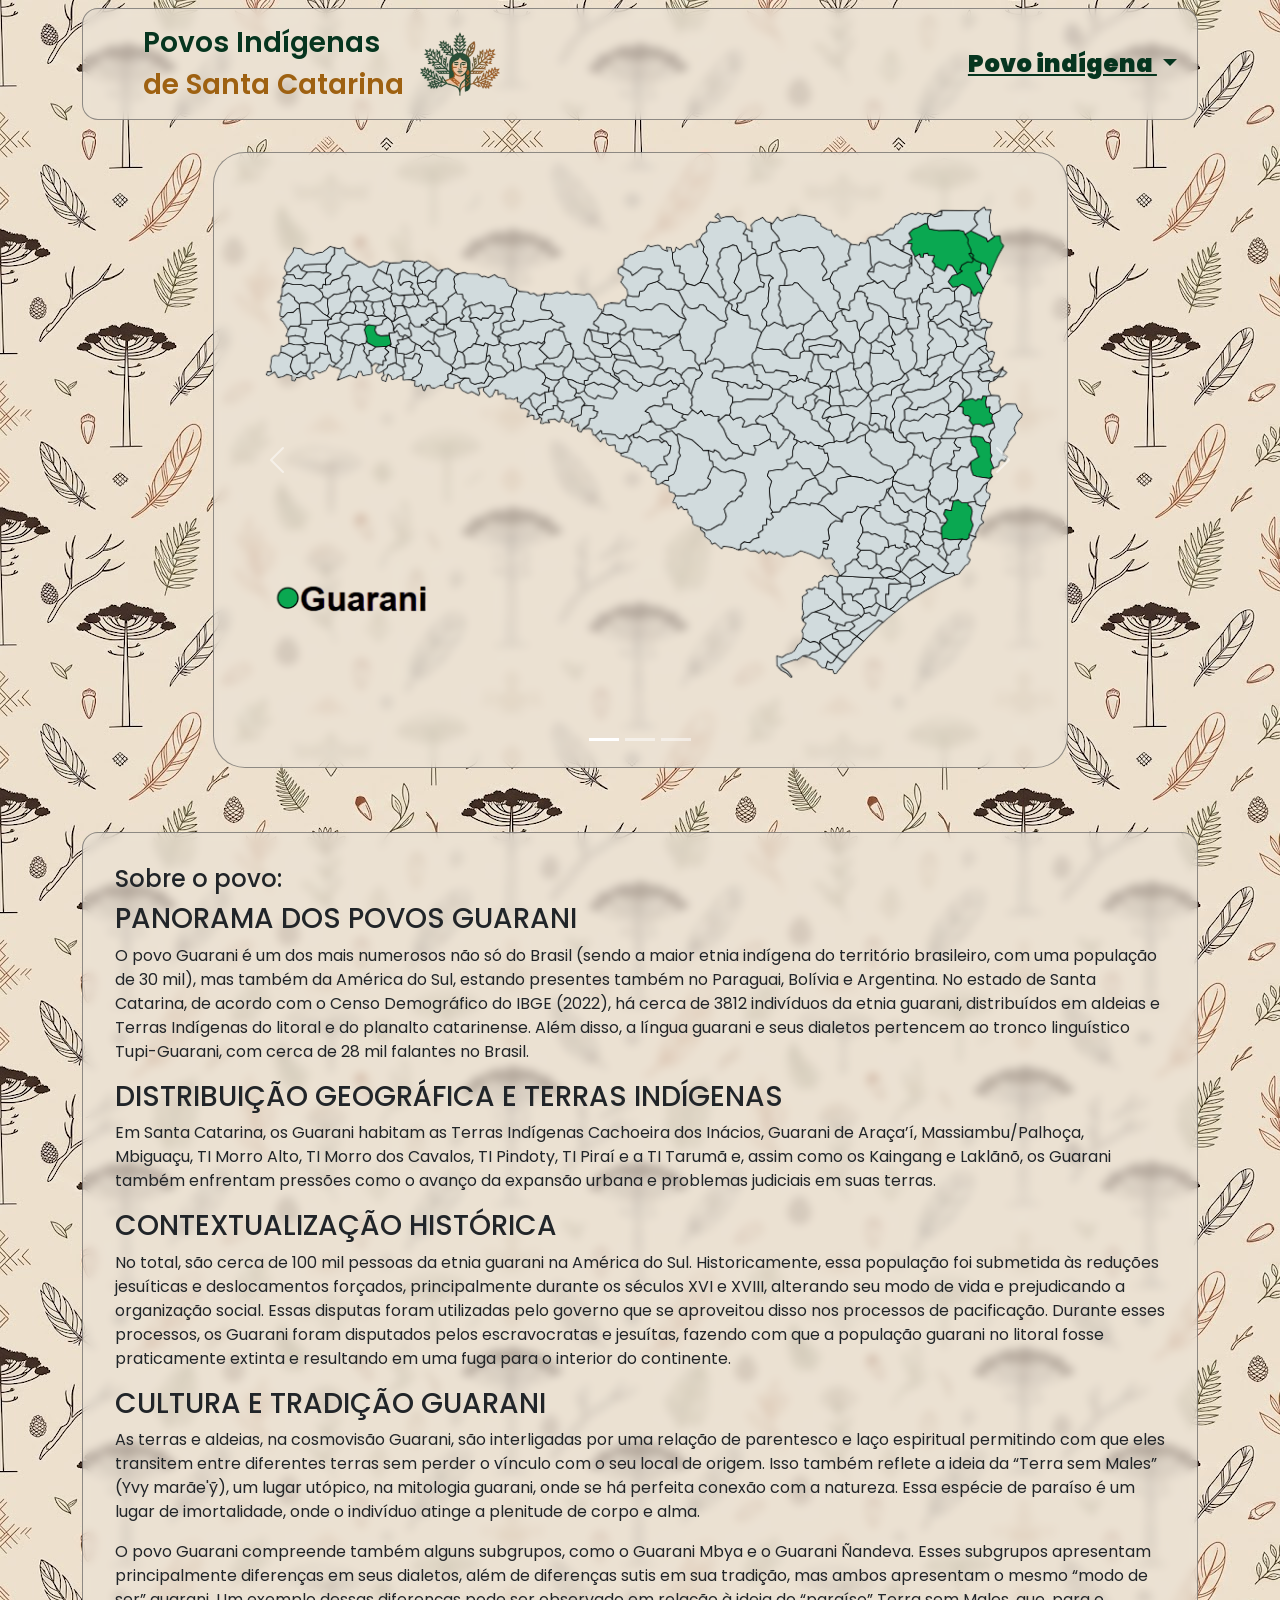
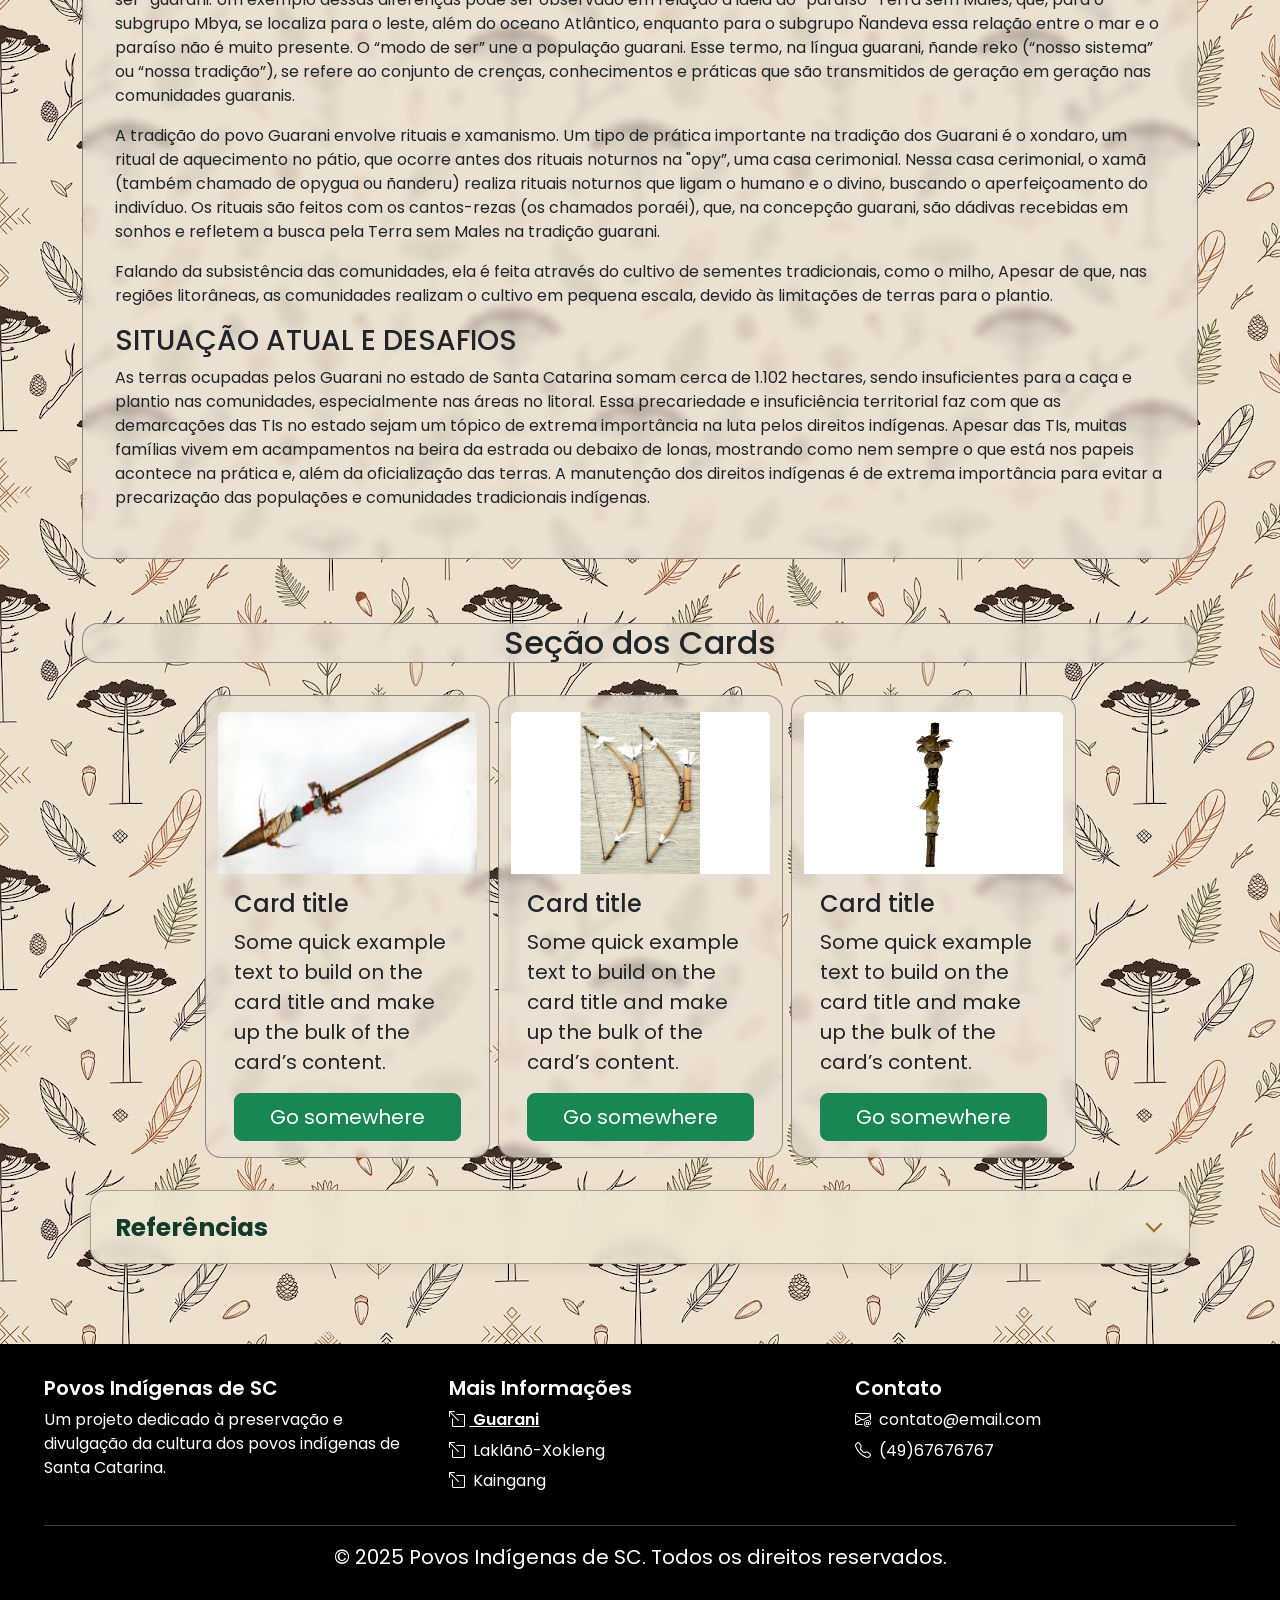
<file: guarani.html>
<!DOCTYPE html>
<html lang="pt-br">

<head>
    <meta charset="utf-8" />
    <meta name="viewport" content="width=device-width, initial-scale=1" />
    <link rel="icon" href="img/folha2.png">
    <link rel="stylesheet" href="https://cdn.jsdelivr.net/npm/bootstrap-icons@1.13.1/font/bootstrap-icons.min.css">
    <title>Guarani-povos indigenas</title>
    <link href="https://cdn.jsdelivr.net/npm/bootstrap@5.3.8/dist/css/bootstrap.min.css" rel="stylesheet"
        integrity="sha384-sRIl4kxILFvY47J16cr9ZwB07vP4J8+LH7qKQnuqkuIAvNWLzeN8tE5YBujZqJLB" crossorigin="anonymous" />

    <link rel="stylesheet" href="./css/guarani.css">
</head>

<body>
    <div class="container">
        <header>
            <nav class="navbar navbar-expand-lg bg-body-tertiary">
                <div class="container-fluid">
                    <a class="navbar-brand d-flex justify-content-center align-items-center ms-5 me-5 fs-3"
                        href="index.html">
                        <div class="d-flex flex-column me-3" id="titulo-cor">Povos Indígenas <span>de Santa
                                Catarina</span></div>
                        <div class="img-titulo"><img src="./img/logo insana.png" alt=""></div>
                    </a>
                    <button class="navbar-toggler" type="button" data-bs-toggle="collapse"
                        data-bs-target="#navbarNavDropdown" aria-controls="navbarNavDropdown" aria-expanded="false"
                        aria-label="Toggle navigation">
                        <span class="navbar-toggler-icon"></span>
                    </button>

                    <div class="collapse navbar-collapse" id="navbarNavDropdown">

                        <ul class="navbar-nav w-100">
                            <li class="nav-item dropdown ms-auto" id="uff">
                                <a class="nav-link dropdown-toggle fs-4" href="#" role="button" id="Povo"
                                    data-bs-toggle="dropdown" aria-expanded="false">
                                    Povo indígena
                                </a>
                                <ul class="dropdown-menu">
                                    <li><a class="dropdown-item" id="Guarani" href="guarani.html">Guarani</a></li>
                                    <li><a class="dropdown-item" id="Xokleng" href="xokleng.html">Laklãnõ-Xokleng</a>
                                    </li>
                                    <li><a class="dropdown-item" id="Kaingang" href="kaingang.html">Kaingang</a></li>
                                </ul>
                            </li>
                        </ul>
                    </div>

                </div>
            </nav>
        </header>


        <main>
            <div class="row">
                <div id="carouselExampleIndicators" class="carousel slide" data-bs-ride="carousel">
                    <div class="carousel-indicators">
                        <button type="button" data-bs-target="#carouselExampleIndicators" data-bs-slide-to="0"
                            class="active" aria-current="true" aria-label="Slide 1"></button>
                        <button type="button" data-bs-target="#carouselExampleIndicators" data-bs-slide-to="1"
                            aria-label="Slide 2"></button>
                        <button type="button" data-bs-target="#carouselExampleIndicators" data-bs-slide-to="2"
                            aria-label="Slide 3"></button>
                    </div>
                    <div class="carousel-inner">
                        <div class="carousel-item active">
                            <img src="./img/guaranizinho.png" class="d-block w-100" alt="..." />
                        </div>
                        <div class="carousel-item">
                            <img src="img/indigenas-guarani.jpg" class="d-block w-100" alt="..." />
                        </div>
                        <div class="carousel-item">
                            <img src="img/indigena-guarani.jpg" class="d-block w-100" alt="..." />
                        </div>
                    </div>
                    <button class="carousel-control-prev" type="button" data-bs-target="#carouselExampleIndicators"
                        data-bs-slide="prev">
                        <span class="carousel-control-prev-icon" aria-hidden="true"></span>
                        <span class="visually-hidden">Previous</span>
                    </button>
                    <button class="carousel-control-next" type="button" data-bs-target="#carouselExampleIndicators"
                        data-bs-slide="next">
                        <span class="carousel-control-next-icon" aria-hidden="true"></span>
                        <span class="visually-hidden">Next</span>
                    </button>
                </div>
            </div>
            <div class="textinho">

                <h2 class="fs-4">Sobre o povo:</h2>
                <h3>PANORAMA DOS POVOS GUARANI</h3>

                <p>O povo Guarani é um dos mais numerosos não só do Brasil (sendo a maior etnia indígena do território
                    brasileiro, com uma população de 30 mil), mas também da América do Sul, estando presentes também no
                    Paraguai, Bolívia e Argentina. No estado de Santa Catarina, de acordo com o
                    Censo Demográfico do IBGE (2022), há cerca de 3812 indivíduos da etnia guarani, distribuídos em
                    aldeias e Terras Indígenas do litoral e do planalto catarinense.
                    Além disso, a língua guarani e seus dialetos pertencem ao
                    tronco linguístico Tupi-Guarani, com cerca de 28 mil falantes no Brasil.</p>

                <h3>DISTRIBUIÇÃO GEOGRÁFICA E TERRAS INDÍGENAS</h3>

                <p>Em Santa Catarina, os Guarani habitam as Terras Indígenas Cachoeira dos Inácios, Guarani de Araça’í,
                    Massiambu/Palhoça, Mbiguaçu, TI Morro Alto, TI Morro dos Cavalos, TI Pindoty, TI Piraí e a TI Tarumã
                    e, assim como os Kaingang e Laklãnõ, os Guarani também enfrentam pressões como o avanço da expansão
                    urbana e problemas judiciais em suas terras.</p>

                <h3>CONTEXTUALIZAÇÃO HISTÓRICA</h3>

                <p>No total, são cerca de 100 mil pessoas da etnia guarani na América do Sul. Historicamente, essa
                    população foi submetida às reduções jesuíticas e deslocamentos forçados, principalmente durante os
                    séculos XVI e XVIII, alterando seu modo de vida e prejudicando a organização social. Essas disputas
                    foram utilizadas pelo governo que se aproveitou disso nos processos de
                    pacificação.
                    Durante esses processos, os Guarani foram disputados pelos escravocratas e jesuítas, fazendo com que
                    a população guarani no litoral fosse praticamente extinta e resultando em uma fuga para o interior
                    do continente.</p>

                <h3>CULTURA E TRADIÇÃO GUARANI</h3>

                <p>As terras e aldeias, na cosmovisão Guarani, são interligadas por uma relação de parentesco e
                    laço espiritual permitindo com que eles transitem entre diferentes terras sem perder o vínculo com o
                    seu local de origem. Isso também reflete a ideia da “Terra sem Males” (Yvy marãe'ỹ), um lugar
                    utópico, na mitologia guarani, onde se há perfeita conexão com a natureza.
                    Essa espécie de paraíso é um lugar de imortalidade, onde o indivíduo atinge a plenitude de corpo e
                    alma.
                <p>O povo Guarani compreende também alguns subgrupos, como o Guarani Mbya e o Guarani Ñandeva. Esses
                    subgrupos apresentam principalmente diferenças em seus dialetos, além de
                    diferenças sutis em sua tradição, mas ambos apresentam o mesmo “modo de ser” guarani. Um exemplo
                    dessas diferenças pode ser observado em relação à ideia do “paraíso” Terra sem
                    Males, que, para o subgrupo Mbya, se localiza para o leste, além do oceano Atlântico, enquanto para
                    o subgrupo Ñandeva essa relação entre o mar e o paraíso não é muito presente.
                    O “modo de ser” une a população guarani. Esse termo, na língua guarani, ñande reko (“nosso sistema”
                    ou “nossa tradição”), se refere ao conjunto de crenças, conhecimentos e práticas que são
                    transmitidos de geração em geração nas comunidades guaranis.</p>

                <p>A tradição do povo Guarani envolve rituais e xamanismo. Um tipo de
                    prática importante na tradição dos Guarani é o xondaro, um ritual de aquecimento no pátio, que
                    ocorre antes dos rituais noturnos na "opy”, uma casa cerimonial. Nessa casa cerimonial, o xamã
                    (também chamado de opygua ou ñanderu) realiza rituais noturnos que ligam o humano e o divino,
                    buscando o aperfeiçoamento do indivíduo. Os rituais são feitos com os
                    cantos-rezas (os chamados poraéi), que, na concepção guarani, são dádivas recebidas em sonhos e
                    refletem a busca pela Terra sem Males na tradição guarani.
                </p>
                <p>
                    Falando da subsistência das comunidades, ela é feita através do cultivo de sementes tradicionais,
                    como o milho, Apesar de que, nas regiões litorâneas, as comunidades realizam o cultivo em pequena
                    escala, devido às limitações de terras para o plantio.</p>

                <h3>SITUAÇÃO ATUAL E DESAFIOS</h3>

                <p>As terras ocupadas pelos Guarani no estado de Santa Catarina somam cerca de 1.102 hectares, sendo
                    insuficientes para a caça e plantio nas comunidades, especialmente nas áreas no litoral.
                    Essa precariedade e insuficiência territorial faz com que as demarcações das TIs no estado sejam um
                    tópico de extrema importância na luta pelos direitos indígenas. Apesar das TIs, muitas famílias
                    vivem em acampamentos na beira da estrada ou debaixo de lonas, mostrando como nem sempre o que está
                    nos papeis acontece na prática e, além da oficialização das
                    terras. A manutenção dos direitos indígenas é de extrema importância para evitar a precarização das
                    populações e comunidades tradicionais indígenas.
                </p>


            </div>
        </main>
        <section class="section-cards">
            <h2 class="fs-2">Seção dos Cards</h2>
            <div class="row container-cards gap-2 d-flex justify-content-center align-items-center">

                <div class="card col-lg-3 col-md-5 col-sm-12">
                    <img src="img/gueee.jpg" class="card-img-top" alt="..." />
                    <div class="card-body d-flex flex-column justify-content-center">
                        <h5 class="card-title fs-4">Card title</h5>
                        <p class="card-text fs-5">
                            Some quick example text to build on the card title and make up
                            the bulk of the card’s content.
                        </p>
                        <a href="#" class="btn btn-success btn-lg">Go somewhere</a>
                    </div>
                </div>

                <div class="card col-lg-3 col-md-5 col-sm-12">
                    <img src="img/guaaaa.jpg" class="card-img-top" alt="..." />
                    <div class="card-body d-flex flex-column justify-content-center">
                        <h5 class="card-title fs-4">Card title</h5>
                        <p class="card-text fs-5">
                            Some quick example text to build on the card title and make up
                            the bulk of the card’s content.
                        </p>
                        <a href="#" class="btn btn-success btn-lg">Go somewhere</a>
                    </div>
                </div>

                <div class="card col-lg-3 col-md-5 col-sm-12">
                    <img src="img/guooo.jpg" class="card-img-top" alt="..." />
                    <div class="card-body d-flex flex-column justify-content-center">
                        <h5 class="card-title fs-4">Card title</h5>
                        <p class="card-text fs-5">
                            Some quick example text to build on the card title and make up
                            the bulk of the card’s content.
                        </p>
                        <a href="#" class="btn btn-success btn-lg">Go somewhere</a>
                    </div>
                </div>

            </div>
        </section>

        <section class="references-section">

    <button
        class="btn ref-toggle collapsed"
        type="button"
        data-bs-toggle="collapse"
        data-bs-target="#ref"
        aria-expanded="false"
        aria-controls="ref">

        <span>Referências</span>

        <span class="ref-chevron" aria-hidden="true"></span>

    </button>

    <div class="collapse ref-collapse" id="ref">

        <div class="ref w-100">

            <h5>
                Artigo apresentado ao curso técnico de Informática do
                Instituto Federal de Santa Catarina, para aprovação na UC
                Projeto Integrador em 2025. Orientador: Prof. Ricardo de
                Campos, Mestre em Educação.
            </h5>

              <p>
            BEDIN, Jéssica; PADILHA, Renata Cardozo; LOPES, Thainá Castro Costa
                Figueiredo. A VALORIZAÇÃO DA CULTURA INDÍGENA DE CHAPECÓ: RESUMO.
                Revista ACB: Biblioteconomia em Santa Catarina, Florianópolis, ano 2019, v. 24, n.
                2, 1 abr. 2019. Cultura Indígena, p. 315-320. Disponível em:
                https://dialnet.unirioja.es/servlet/articulo?codigo=7389301. Acesso em: 20 out. 2025.</p>
        
                <p>CAMPOS, Ricardo de. O Povo Laklãnõ e os Outros. Ricardo de Campos / Namblá
                Kagran. 1 ed. Canoinhas, SC: Ed. do Autor, 2021.</p>

                <p>RICARDO, Beto; RICARDO, Fany (ed.). Povos Indígenas no Brasil 2001/2005. 1.
                ed. São Paulo: Instituto Socioambiental, 2006. 881 p. v. 1. Disponível em:
                https://books.google.com.br/books?hl=pt-BR&lr=&id=gL9OBAAAQBAJ&oi=fnd&pg=P
                A22&dq=santa+catarina+povos+ind%C3%ADgenas&ots=y5_NgDaCuX&sig=mU3sy
                3EU1AKGpnx_y8UuqGjC_AQ#v=onepage&q=santa%20catarina%20povos%20ind%
                C3%ADgenas&f=true. Acesso em: 20 out. 2025.</p>

                <p>HARTMANN, Analúcia. A questão indígena em Santa Catarina (Florianópolis).
                Procuradoria da República em Santa Catarina, Florianópolis, ano 2005, p. 1-1, 23
                set. 2005. Disponível em:
                https://www.mpf.mp.br/sc/sala-de-imprensa/noticias-sc/2005/201101121627190200-a
                -questao-indigena-em-santa-catarina-florianopolis. Acesso em: 20 out. 2025.</p>

                <p>BASTOS, Ângela. Vozes Pela Terra: a luta indígena pelas reservas em Santa
                Catarina. Clic RBS, Florianópolis, p. 1-1, 1 jan. 2013. Disponível em:
                https://www.clicrbs.com.br/sites/swf/dc_terras_indigenas_25/index.html. Acesso em:
                20 out. 2025.</p>

                <p>RICARDO, Beto; RICARDO, Fany (ed.). Povos Indígenas no Brasil 2006/2010. 1.
                ed. rev. São Paulo: Instituto Socioambiental, 2011. 764 p. Disponível em:
                https://books.google.com.br/books?hl=pt-BR&lr=&id=XXaFH9Y_z0sC&oi=fnd&pg=P
                A9&dq=santa+catarina+povos+indígenas&ots=1APAnpVVEY&sig=ZGPiZif8AJ86j_Uf
                tlGwtM9RnZQ#v=onepage&q&f=true. Acesso em: 20 out. 2025.</p>

                <p>TOMMASINO, Kimiye. Os povos indígenas no sul do Brasil e suas relações
                interétnicas. Cadernos CERU, São Paulo, ano 2002, v. 13, n. 2, 1 jan. 2001.
                Indígenas no sul, p. 37-46. DOI 10.11606/issn.2595-2536.v13i0p37-46. Disponível
                em: https://revistas.usp.br/ceru/article/view/75277. Acesso em: 20 out. 2025.</p>

                <p>SELAU, Maurício da Silva. A ocupação do território Xokleng pelos imigrantes
                italianos no sul catarinense (1875-1925): resistência e extermínio. Orientador:
                Eunice Sueli Nodari. 2006. 163 p. Dissertação (Mestrado em História Cultural) -
                Universidade Federal de Santa Catarina, Florianópolis, 2006. Disponível em:
                https://repositorio.ufsc.br/xmlui/handle/123456789/88727. Acesso em: 22 out. 2025.</p>

                <p>D‘ANGELIS, Wilmar R. Frentes de expansão e povos indígenas em Santa
                Catarina. Fronteiras: Revista Catarinense de História, Chapecó, ano 2017, n. 28, p.
                34-59, 1 dez. 2017. DOI https://doi.org/10.36661/2238-9717.2016n28.8016.
                Disponível em: https://periodicos.uffs.edu.br/index.php/FRCH/article/view/8016.
                Acesso em: 22 out. 2025.</p>

                <p>MINISTÉRIO DOS POVOS INDÍGENAS (Brasil). Assessoria de Comunicação /
                Funai. Dados do Censo 2022 revelam que o Brasil tem 1,7 milhão de indígenas.
                Fundação Nacional dos Povos Indígenas, Brasil, ano 2023, 7 ago. 2023. Assistência
                Social, p. 1-1. Disponível em:
                https://www.gov.br/funai/pt-br/assuntos/noticias/2023/dados-do-censo-2022-revelam
                que-o-brasil-tem-1-7-milhao-de-indigenas#:~:text=O%20levantamento%20aponta%2
                0que%20a,83%25%20do%20total%20de%20habitantes. Acesso em: 22 out. 2025.</p>

                <p>MINISTÉRIO DO PLANEJAMENTO E ORÇAMENTO (Brasil). Instituto Brasileiro de
                Geografia e Estatística. Terras indígenas. In: MINISTÉRIO DO PLANEJAMENTO E
                ORÇAMENTO (Brasil). Instituto Brasileiro de Geografia e Estatística. Brasil: 500
                anos de povoamento. Rio de Janeiro: IBGE, 1 jan. 2000. Disponível em:
                https://brasil500anos.ibge.gov.br/territorio-brasileiro-e-povoamento/historia-indigena/t
                erras-indigenas.html. Acesso em: 22 out. 2025.</p>

                <p>DARELLA, Maria Dorothea Post Darella. ORE ROIPOTA YVY PORÃ “NÓS
                QUEREMOS TERRA BOA”: TERRITORIALIZAÇÃO GUARANI NO LITORAL DE
                SANTA CATARINA – BRASIL. Orientador: RINALDO SÉRGIO VIEIRA ARRUDA.
                2004. 435 p. Tese (DOUTORADO EM CIÊNCIAS SOCIAIS) - PONTIFÍCIA
                UNIVERSIDADE CATÓLICA DE SÃO PAULO, São Paulo, 2004. Disponível em:
                https://leiaufsc.wordpress.com/wp-content/uploads/2015/08/tese-maria-dorothea-post
                -darella-2004.pdf. Acesso em: 30 out. 2025.</p>

                <p>MÜLLER, Isabela da Silva. Arqueologia guarani no litoral central de Santa
                Catarina. Orientador: Ximena Suarez Villagran. 2019. 402 p. Dissertação (Mestrado
                em Arqueologia) - Museu de Arqueologia e Etnologia, Universidade de São Paulo,
                São Paulo, 2019. DOI https://doi.org/10.11606/D.71.2019.tde-22072019-124139.
                Disponível em:
                https://www.teses.usp.br/teses/disponiveis/71/71131/tde-22072019-124139/en.php.
                Acesso em: 30 out. 2025.</p>

                <p>FILHO, Alberto Capucci. A questão indígena em Santa Catarina. In: ENCONTROS
                Teológicos. Florianópolis: [s. n.], 2001. Disponível em:
                https://facasc.emnuvens.com.br/ret/article/download/1052/705. Acesso em: 30 out.
                2025.</p>

                <p>PERES , JACKSON ALEXSANDRO. Entre as matas de araucárias: cultura e
                história Xokleng em Santa Catarina (1850-1914). Orientador: Eunice Sueli Nodari.
                2009. 160 p. Dissertação (Mestrado em História Cultural) - Centro de Filosofia e
                Ciências Humanas, Universidade Federal de Santa Catarina, Florianópolis, 2009.
                Disponível em: https://repositorio.ufsc.br/xmlui/handle/123456789/92792. Acesso
                em: 30 out. 2025.</p>

                <p>MACHADO, Juliana Salles. Arqueologias Indígenas, os Laklãnõ Xokleng e os
                objetos do pensar. Revista de Arqueologia, Florianópolis, ano 2017, v. 30, n. 1, p.
                90-119, 30 jun. 2017. DOI https://doi.org/10.24885/sab.v30i1.504. Disponível em:
                https://revista.sabnet.org/ojs/index.php/sab/article/view/504. Acesso em: 30 out.
                2025.</p>

                <p>VEIGA, Juracilda. Cosmologia e praticas rituais Kaingang. Orientador: Vanessa
                Lea,. 2000. 367 p. Tese (Doutorado em Antropologia Social) - Instituto de Filosofia e
                Ciências Humanas, Universidade Estadual de Campinas, Campinas, 2000. DOI
                https://doi.org/10.47749/T/UNICAMP.2000.433812. Disponível em:
                https://repositorio.unicamp.br/acervo/detalhe/433812. Acesso em: 30 out. 2025.</p>

                
                <p>D’ANGELIS, Wilmar R.; SANTOS, Juracilda. Habitação e acampamentos
                Kaingang hoje e no passado. Cadernos do CEOM, Chapecó, ano 2014, v. 17, n.
                18, 30 jul. 2014. Arqueologia e populações indígenas, p. 214-242. DOI
                https://doi.org/10.47749/T/UNICAMP.2000.433812. Disponível em:
                https://repositorio.unicamp.br/acervo/detalhe/433812. Acesso em: 30 out. 2025.</p>

                <p>SILVA, Lucas Alves. A história Kaingáng através do ritual do Kiki. Santa Catarina
                em História, Florianópolis, ano 2012, v. 5, n. 1, 2 jul. 2012. Culturas, tradições e
                etnicidades, p. 12-23. Disponível em:
                https://ojs.sites.ufsc.br/index.php/sceh/article/view/144. Acesso em: 30 out. 2025.
           </p>

        </div>

    </div>

</section>


    </div>
    <footer class="mt-5">
        <div class="container-fluid">
            <div class="row gy-4">

                <div class="col-12 col-md-4">
                    <h5 class="fs-5">Povos Indígenas de SC</h5>
                    <p class="fs-7">Um projeto dedicado à preservação e divulgação da cultura dos povos indígenas de
                        Santa Catarina.</p>
                </div>

                <div class="col-12 col-md-4">
                    <h5 class="fs-5">Mais Informações</h5>
                    <ul class="list-unstyled fs-7">
                        <li><a href="guarani.html" id="GuaraniFooter">
                                <i class="bi bi-box-arrow-up-left me-1"></i>
                                Guarani</a></li>
                        <li><a href="xokleng.html" id="XoklengFooter">
                                <i class="bi bi-box-arrow-up-left me-1"></i>
                                Laklãnõ-Xokleng</a></li>
                        <li><a href="kaingang.html" id="KaingangFooter">
                                <i class="bi bi-box-arrow-up-left me-1"></i>
                                Kaingang</a></li>
                    </ul>
                </div>

                <div class="col-12 col-md-4">
                    <h5 class="fs-5">Contato</h5>
                    <ul class="list-unstyled fs-7">
                        <li><i class="bi bi-envelope-at me-1"></i> contato@email.com</li>
                        <li><i class="bi bi-telephone me-1"></i> (49)67676767</li>
                    </ul>
                </div>

            </div>

            <hr>
            <p class="text-center fs-5">© 2025 Povos Indígenas de SC. Todos os direitos reservados.</p>
        </div>
    </footer>

    <script src="https://cdn.jsdelivr.net/npm/bootstrap@5.3.8/dist/js/bootstrap.bundle.min.js"
        integrity="sha384-FKyoEForCGlyvwx9Hj09JcYn3nv7wiPVlz7YYwJrWVcXK/BmnVDxM+D2scQbITxI"
        crossorigin="anonymous"></script>
</body>

</html>
</file>
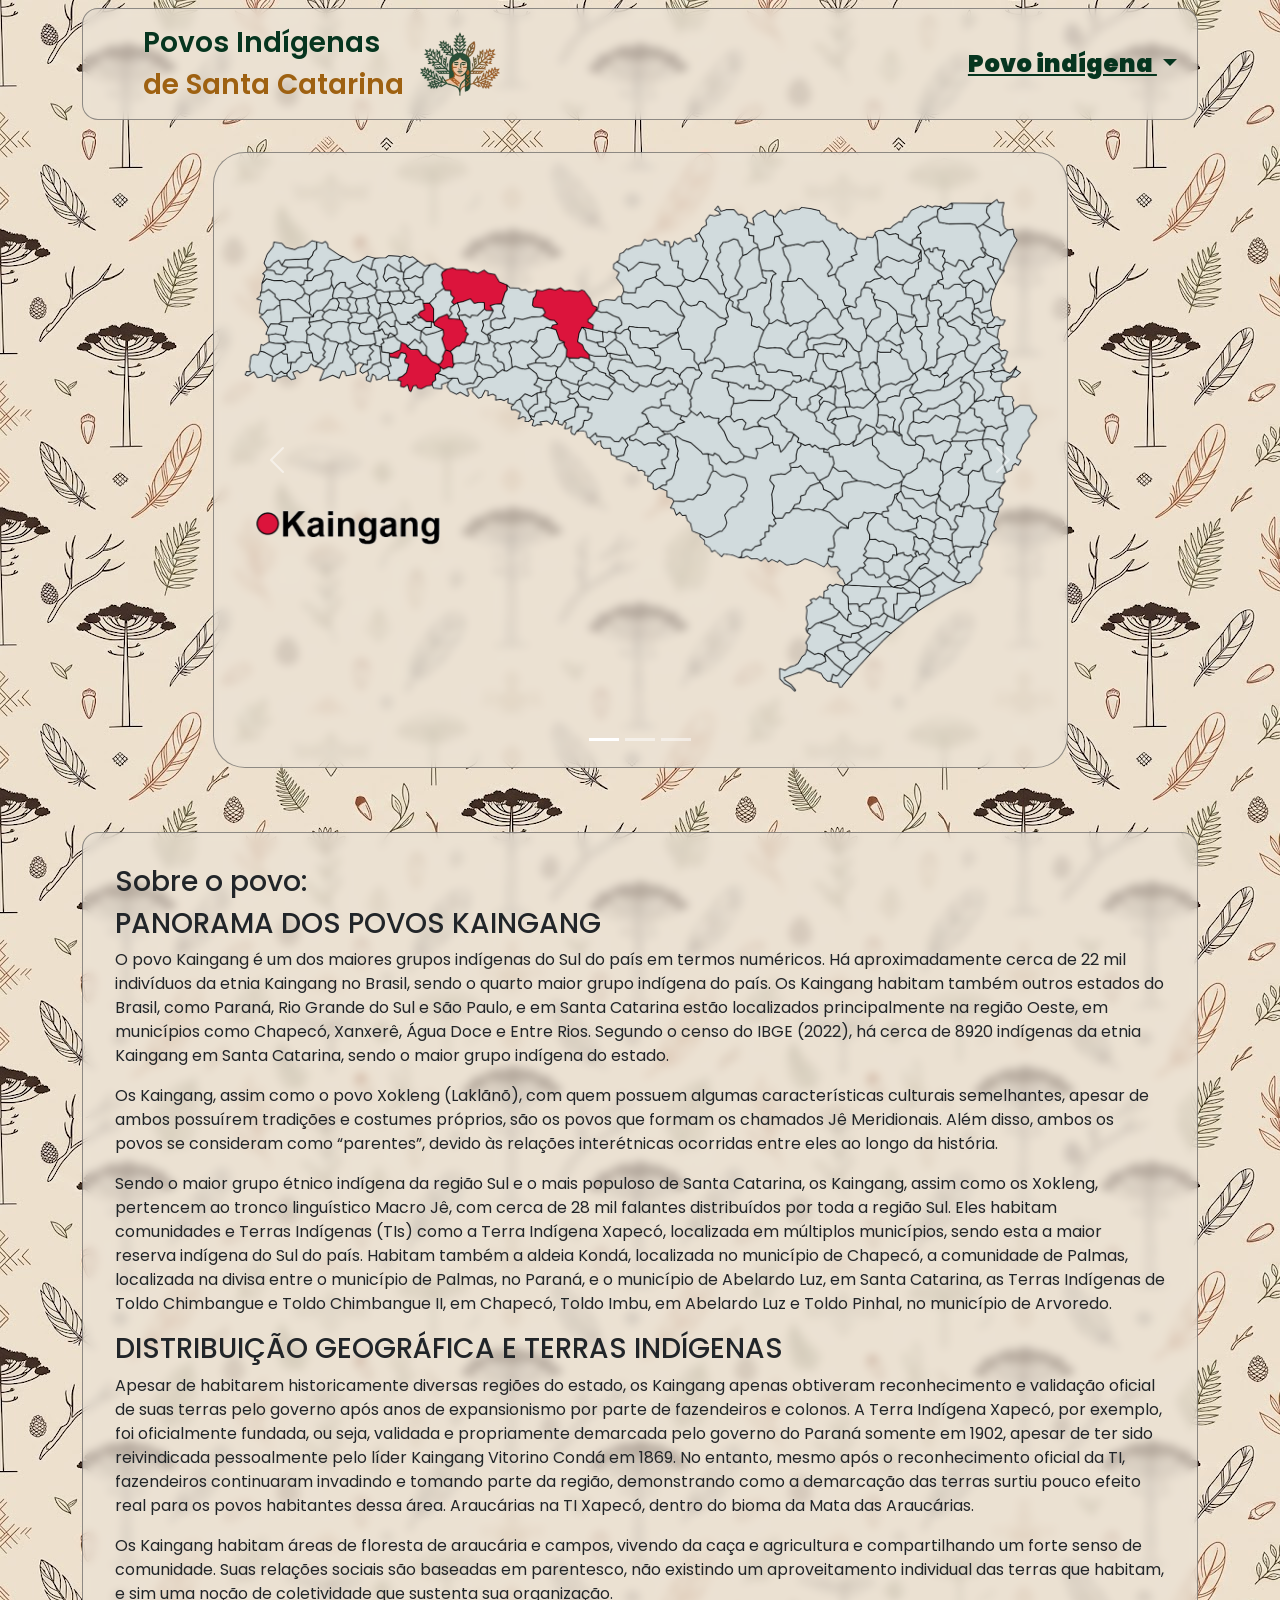
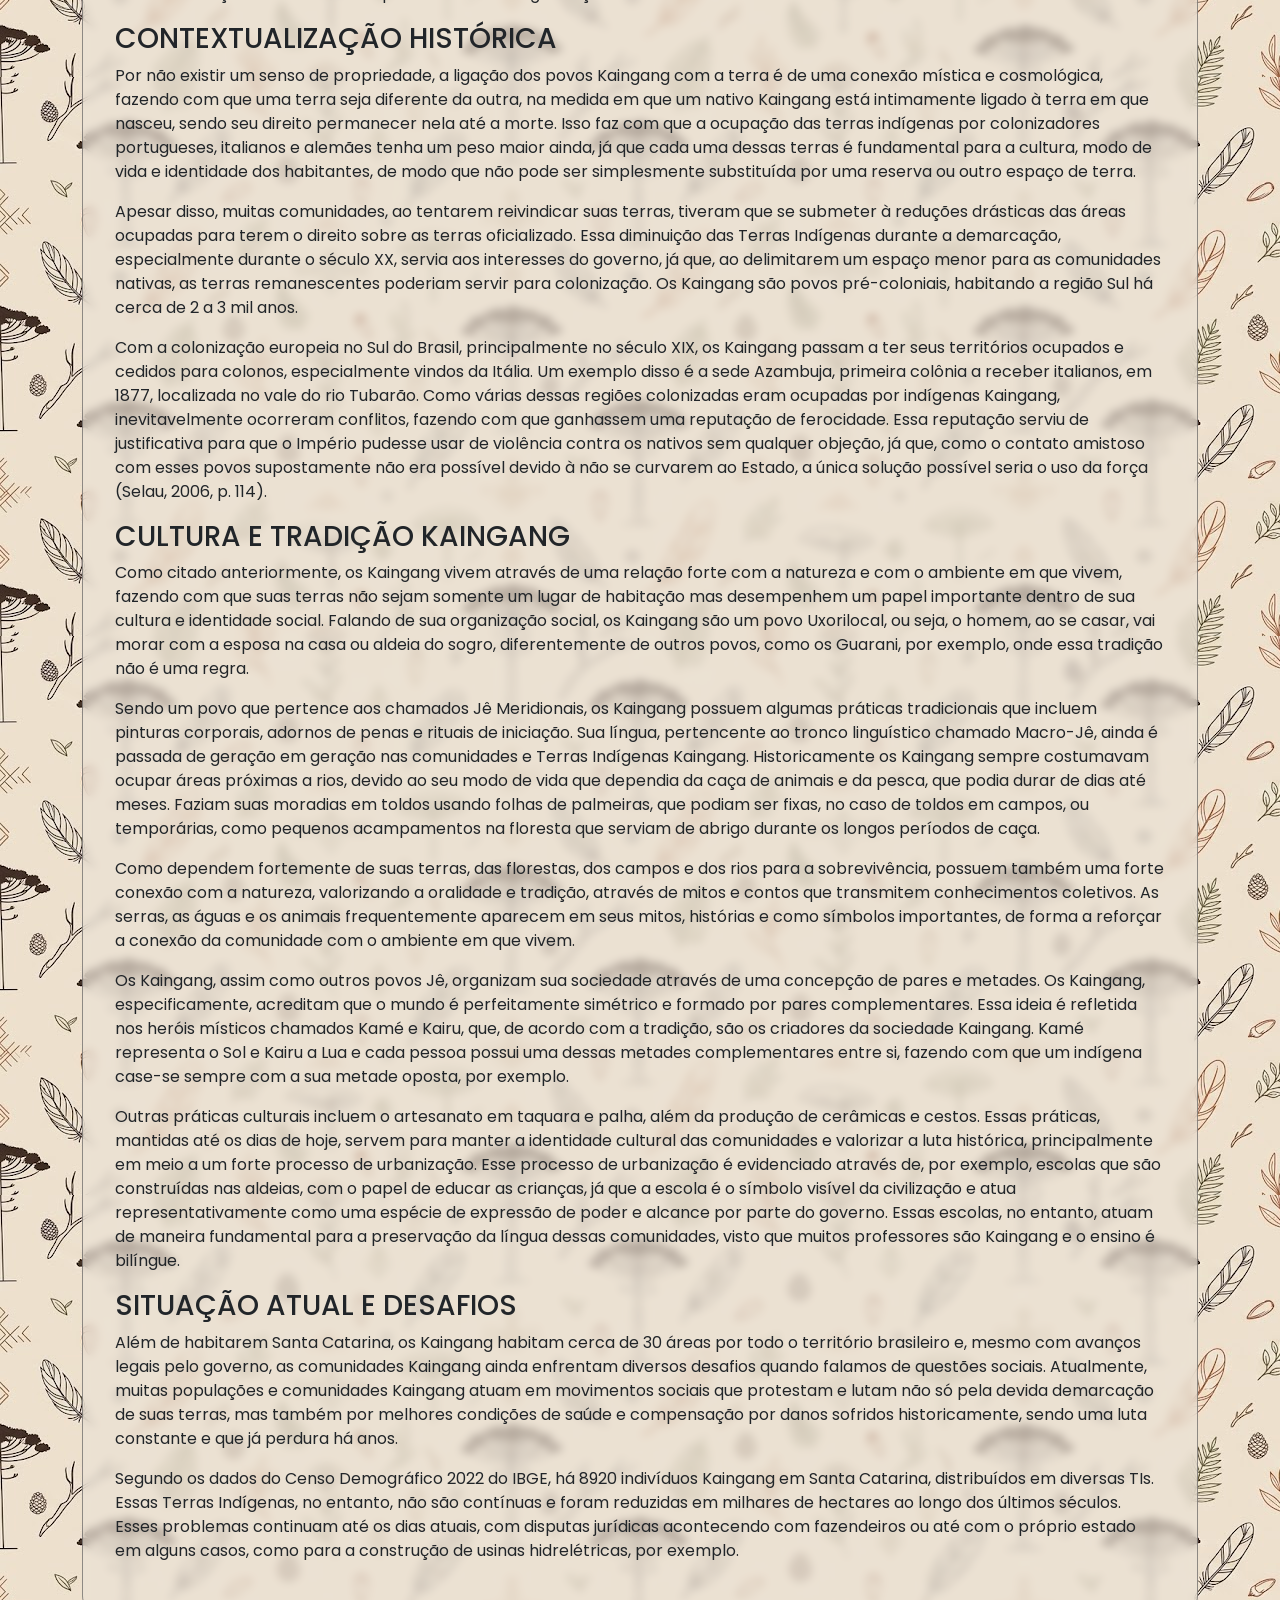
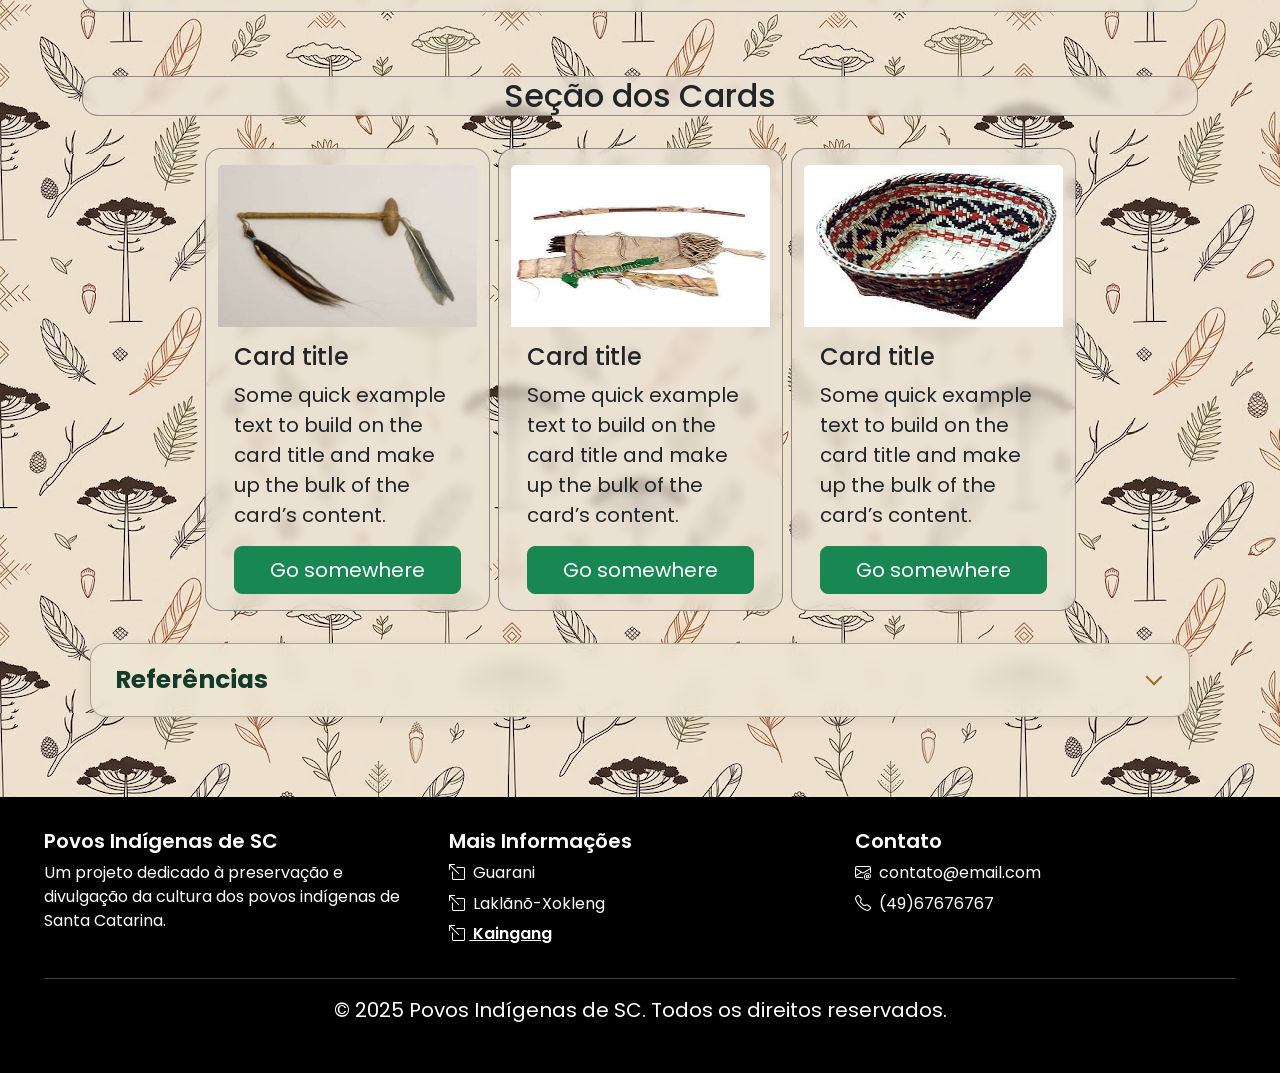
<file: kaingang.html>
<!DOCTYPE html>
<html lang="en">

<head>
    <meta charset="utf-8" />
    <meta name="viewport" content="width=device-width, initial-scale=1" />
    <link rel="icon" href="img/folha1.png">
    <title>Kaingang-povos indigenas</title>
    <link href="https://cdn.jsdelivr.net/npm/bootstrap@5.3.8/dist/css/bootstrap.min.css" rel="stylesheet"
        integrity="sha384-sRIl4kxILFvY47J16cr9ZwB07vP4J8+LH7qKQnuqkuIAvNWLzeN8tE5YBujZqJLB" crossorigin="anonymous" />
    <link rel="stylesheet" href="https://cdn.jsdelivr.net/npm/bootstrap-icons@1.13.1/font/bootstrap-icons.min.css">
    <link rel="stylesheet" href="./css/kaingang.css">
</head>

<body>
    <div class="container">
        <header>
            <nav class="navbar navbar-expand-lg bg-body-tertiary">
                <div class="container-fluid">
                    <a class="navbar-brand d-flex justify-content-center align-items-center ms-5 me-5 fs-3"
                        href="index.html">
                        <div class="d-flex flex-column me-3" id="titulo-cor">Povos Indígenas <span>de Santa
                                Catarina</span></div>
                        <div class="img-titulo"><img src="./img/logo insana.png" alt=""></div>
                    </a>
                    <button class="navbar-toggler" type="button" data-bs-toggle="collapse"
                        data-bs-target="#navbarNavDropdown" aria-controls="navbarNavDropdown" aria-expanded="false"
                        aria-label="Toggle navigation">
                        <span class="navbar-toggler-icon"></span>
                    </button>

                    <div class="collapse navbar-collapse" id="navbarNavDropdown">

                        <ul class="navbar-nav w-100">
                            <li class="nav-item dropdown ms-auto" id="uff">
                                <a class="nav-link dropdown-toggle fs-4" href="#" role="button" id="Povo"
                                    data-bs-toggle="dropdown" aria-expanded="false">
                                    Povo indígena
                                </a>
                                <ul class="dropdown-menu">
                                    <li><a class="dropdown-item" id="Guarani" href="guarani.html">Guarani</a></li>
                                    <li><a class="dropdown-item" id="Xokleng" href="xokleng.html">Laklãnõ-Xokleng</a>
                                    </li>
                                    <li><a class="dropdown-item" id="Kaingang" href="kaingang.html">Kaingang</a></li>
                                </ul>
                            </li>
                        </ul>
                    </div>

                </div>
            </nav>
        </header>


        <main>
            <div class="row">
                <div id="carouselExampleIndicators" class="carousel slide col-lg-10 col-md-11 col-sm-12"
                    data-bs-ride="carousel">
                    <div class="carousel-indicators">
                        <button type="button" data-bs-target="#carouselExampleIndicators" data-bs-slide-to="0"
                            class="active" aria-current="true" aria-label="Slide 1"></button>
                        <button type="button" data-bs-target="#carouselExampleIndicators" data-bs-slide-to="1"
                            aria-label="Slide 2"></button>
                        <button type="button" data-bs-target="#carouselExampleIndicators" data-bs-slide-to="2"
                            aria-label="Slide 3"></button>
                    </div>
                    <div class="carousel-inner">
                        <div class="carousel-item active">
                            <img src="img/KainzinhoMapinhas.png" class="d-block w-100" alt="Mapa_kaingang" />
                        </div>
                        <div class="carousel-item">
                            <img src="img/oquinhaKainzinha.jpg" class="d-block w-100" alt="Oca_kaingang" />
                        </div>
                        <div class="carousel-item">
                            <img src="img/kainzinho.png" class="d-block w-100" alt="Indígena_kaingang" />
                        </div>
                    </div>
                    <button class="carousel-control-prev" type="button" data-bs-target="#carouselExampleIndicators"
                        data-bs-slide="prev">
                        <span class="carousel-control-prev-icon" aria-hidden="true"></span>
                        <span class="visually-hidden">Previous</span>
                    </button>
                    <button class="carousel-control-next" type="button" data-bs-target="#carouselExampleIndicators"
                        data-bs-slide="next">
                        <span class="carousel-control-next-icon" aria-hidden="true"></span>
                        <span class="visually-hidden">Next</span>
                    </button>
                </div>
            </div>
            <div class="textinho">

                <h2 class="fs-3">Sobre o povo:</h2>
                <h3>PANORAMA DOS POVOS KAINGANG</h3>
                <p>
                    O povo Kaingang é um dos maiores grupos indígenas do Sul do país em
                    termos numéricos. Há aproximadamente cerca de 22
                    mil indivíduos da etnia Kaingang no Brasil, sendo o quarto maior grupo indígena do
                    país. Os Kaingang habitam também outros estados do Brasil, como Paraná, Rio
                    Grande do Sul e São Paulo, e em Santa Catarina estão localizados principalmente
                    na região Oeste, em municípios como Chapecó, Xanxerê, Água Doce e Entre Rios.
                    Segundo o censo do IBGE (2022), há cerca de 8920 indígenas da etnia Kaingang
                    em Santa Catarina, sendo o maior grupo indígena do estado.</p>
                    <p>
                    Os Kaingang, assim como o povo Xokleng (Laklãnõ), com quem possuem
                    algumas características culturais semelhantes, apesar de ambos possuírem
                    tradições e costumes próprios, são os povos que formam os chamados Jê
                    Meridionais. Além disso, ambos os povos se consideram como “parentes”, devido às relações
                    interétnicas ocorridas entre eles ao longo da história.</p>
                    <p>
                    Sendo o maior grupo étnico indígena da região Sul e o mais populoso de
                    Santa Catarina, os Kaingang, assim como os Xokleng, pertencem ao tronco
                    linguístico Macro Jê, com cerca de 28 mil falantes distribuídos por toda a região Sul. Eles habitam comunidades e Terras Indígenas (TIs)
                    como a Terra Indígena Xapecó, localizada em múltiplos municípios, sendo esta a
                    maior reserva indígena do Sul do país. Habitam também a aldeia Kondá, localizada
                    no município de Chapecó, a comunidade de Palmas, localizada na divisa entre o
                    município de Palmas, no Paraná, e o município de Abelardo Luz, em Santa Catarina,
                    as Terras Indígenas de Toldo Chimbangue e Toldo Chimbangue II, em Chapecó,
                    Toldo Imbu, em Abelardo Luz e Toldo Pinhal, no município de Arvoredo.</p>

                    <h3>DISTRIBUIÇÃO GEOGRÁFICA E TERRAS INDÍGENAS</h3>
                    <p>
                    Apesar de habitarem historicamente diversas
                    regiões do estado, os Kaingang apenas obtiveram reconhecimento e validação
                    oficial de suas terras pelo governo após anos de expansionismo por parte de
                    fazendeiros e colonos. A Terra Indígena Xapecó, por exemplo, foi oficialmente
                    fundada, ou seja, validada e propriamente demarcada pelo governo do Paraná
                    somente em 1902, apesar de ter sido reivindicada pessoalmente pelo líder Kaingang
                    Vitorino Condá em 1869. No entanto, mesmo após o reconhecimento oficial da TI, fazendeiros continuaram
                    invadindo e tomando parte da região, demonstrando como a demarcação das terras
                    surtiu pouco efeito real para os povos habitantes dessa área.
                    Araucárias na TI Xapecó, dentro do bioma da Mata das Araucárias.
                </p>
                <p> Os Kaingang habitam áreas de floresta de araucária e campos, vivendo da
                    caça e agricultura e compartilhando um forte senso de comunidade. Suas relações
                    sociais são baseadas em parentesco, não existindo um aproveitamento individual
                    das terras que habitam, e sim uma noção de coletividade que sustenta sua
                    organização.
                    </p>

                   <h3>CONTEXTUALIZAÇÃO HISTÓRICA</h3>

                    <p>
                    Por não existir um senso de propriedade, a ligação dos povos Kaingang com
                    a terra é de uma conexão mística e cosmológica, fazendo com que uma terra seja
                    diferente da outra, na medida em que um nativo Kaingang está intimamente ligado à
                    terra em que nasceu, sendo seu direito permanecer nela até a morte. Isso faz com que a ocupação das terras indígenas por
                    colonizadores portugueses, italianos e alemães tenha um peso maior ainda, já que
                    cada uma dessas terras é fundamental para a cultura, modo de vida e identidade
                    dos habitantes, de modo que não pode ser simplesmente substituída por uma
                    reserva ou outro espaço de terra.</p>
                    <p>
                    Apesar disso, muitas comunidades, ao tentarem reivindicar suas terras,
                    tiveram que se submeter à reduções drásticas das áreas ocupadas para terem o
                    direito sobre as terras oficializado. Essa diminuição
                    das Terras Indígenas durante a demarcação, especialmente durante o século XX,
                    servia aos interesses do governo, já que, ao delimitarem um espaço menor para as
                    comunidades nativas, as terras remanescentes poderiam servir para colonização.
                    Os Kaingang são povos pré-coloniais, habitando a região Sul há cerca de 2 a
                    3 mil anos. </p>
                    
                    <p>Com a colonização europeia no Sul do Brasil,
                    principalmente no século XIX, os Kaingang passam a ter seus territórios ocupados e
                    cedidos para colonos, especialmente vindos da Itália. Um exemplo disso é a sede
                    Azambuja, primeira colônia a receber italianos, em 1877, localizada no vale do rio
                    Tubarão. Como várias dessas regiões colonizadas eram
                    ocupadas por indígenas Kaingang, inevitavelmente ocorreram conflitos, fazendo com
                    que ganhassem uma reputação de ferocidade. Essa reputação serviu de justificativa
                    para que o Império pudesse usar de violência contra os nativos sem qualquer objeção, já que, como
                    o contato amistoso com esses povos supostamente não era possível devido à não
                    se curvarem ao Estado, a única solução possível seria o uso da força
                    (Selau, 2006, p. 114).</p>
                    
                    <h3>CULTURA E TRADIÇÃO KAINGANG</h3>
                    <p>
                    Como citado anteriormente, os Kaingang vivem
                    através de uma relação forte com a natureza e com o ambiente em que vivem,
                    fazendo com que suas terras não sejam somente um lugar de habitação mas
                    desempenhem um papel importante dentro de sua cultura e identidade social.
                    Falando de sua organização social, os Kaingang são um povo Uxorilocal,
                    ou seja, o homem, ao se casar, vai morar com a esposa na casa ou aldeia do sogro,
                    diferentemente de outros povos, como os Guarani, por exemplo, onde essa tradição
                    não é uma regra.</p>

                    <p>Sendo um povo que pertence aos chamados Jê Meridionais, os Kaingang possuem algumas práticas tradicionais que incluem pinturas
                    corporais, adornos de penas e rituais de iniciação. Sua língua, pertencente ao tronco
                    linguístico chamado Macro-Jê, ainda é passada de geração em geração nas
                    comunidades e Terras Indígenas Kaingang. Historicamente os Kaingang
                    sempre costumavam ocupar áreas próximas a rios, devido ao seu modo de vida que
                    dependia da caça de animais e da pesca, que podia durar de dias até meses.
                    Faziam suas moradias em toldos usando folhas de palmeiras, que podiam ser fixas,
                    no caso de toldos em campos, ou temporárias, como pequenos acampamentos na
                    floresta que serviam de abrigo durante os longos períodos de caça.</p> 
                    <p>Como dependem fortemente de suas terras, das florestas, dos campos e dos rios para a
                    sobrevivência, possuem também uma forte conexão com a natureza, valorizando a
                    oralidade e tradição, através de mitos e contos que transmitem conhecimentos
                    coletivos. As serras, as águas e os animais frequentemente aparecem em seus
                    mitos, histórias e como símbolos importantes, de forma a reforçar a conexão da
                    comunidade com o ambiente em que vivem.</p>
                    <p>Os Kaingang, assim como outros povos Jê, organizam sua sociedade através de uma concepção de pares e metades. Os
                    Kaingang, especificamente, acreditam que o mundo é perfeitamente simétrico e
                    formado por pares complementares. Essa ideia é refletida nos heróis místicos
                    chamados Kamé e Kairu, que, de acordo com a tradição, são os criadores da
                    sociedade Kaingang. Kamé representa o Sol e Kairu a Lua e cada pessoa possui
                    uma dessas metades complementares entre si, fazendo com que um indígena
                    case-se sempre com a sua metade oposta, por exemplo.</p>

                    <p>Outras práticas culturais incluem o artesanato em taquara e palha, além da
                    produção de cerâmicas e cestos. Essas práticas, mantidas
                    até os dias de hoje, servem para manter a identidade cultural das comunidades e
                    valorizar a luta histórica, principalmente em meio a um forte processo de
                    urbanização.
                    Esse processo de urbanização é evidenciado através de, por exemplo,
                    escolas que são construídas nas aldeias, com o papel de educar as crianças, já que a escola é o símbolo visível da civilização e atua
                    representativamente como uma espécie de expressão de poder e alcance por parte
                    do governo. Essas escolas, no entanto, atuam de maneira fundamental para a
                    preservação da língua dessas comunidades, visto que muitos professores são
                    Kaingang e o ensino é bilíngue.</p>
                   <h3>SITUAÇÃO ATUAL E DESAFIOS</h3>
                   <p>
                    Além de habitarem Santa Catarina, os Kaingang habitam cerca de 30 áreas
                    por todo o território brasileiro e, mesmo com avanços legais pelo governo, as
                    comunidades Kaingang ainda enfrentam diversos desafios quando falamos de
                    questões sociais. Atualmente, muitas populações e
                    comunidades Kaingang atuam em movimentos sociais que protestam e lutam não só
                    pela devida demarcação de suas terras, mas também por melhores condições de
                    saúde e compensação por danos sofridos historicamente, sendo uma luta constante
                    e que já perdura há anos.</p>
                    <p>
                    Segundo os dados do Censo Demográfico 2022 do IBGE, há 8920 indivíduos
                    Kaingang em Santa Catarina, distribuídos em diversas TIs. Essas Terras Indígenas,
                    no entanto, não são contínuas e foram reduzidas em milhares de hectares ao longo
                    dos últimos séculos. Esses problemas continuam até os dias atuais, com disputas
                    jurídicas acontecendo com fazendeiros ou até com o próprio estado em alguns
                    casos, como para a construção de usinas hidrelétricas, por exemplo.
                    
                </p>


            </div>
        </main>
        <section class="section-cards">
            <h2 class="fs-2">Seção dos Cards</h2>
            <div class="row container-cards gap-2 d-flex justify-content-center align-items-center">

                <div class="card col-lg-3 col-md-5 col-sm-12 ">
                    <img src="img/AURASS.jpg" class="card-img-top" alt="..." />
                    <div class="card-body d-flex flex-column justify-content-center ">
                        <h5 class="card-title fs-4">Card title</h5>
                        <p class="card-text fs-5">
                            Some quick example text to build on the card title and make up
                            the bulk of the card’s content.
                        </p>
                        <a href="#" class="btn btn-success btn-lg">Go somewhere</a>
                    </div>
                </div>

                <div class="card col-lg-3 col-md-5 col-sm-12">
                    <img src="img/aurinha.jpg" class="card-img-top" alt="..." />
                    <div class="card-body d-flex flex-column justify-content-center">
                        <h5 class="card-title fs-4">Card title</h5>
                        <p class="card-text fs-5">
                            Some quick example text to build on the card title and make up
                            the bulk of the card’s content.
                        </p>
                        <a href="#" class="btn btn-success btn-lg">Go somewhere</a>
                    </div>
                </div>

                <div class="card col-lg-3 col-md-5 col-sm-12">
                    <img src="img/AURAO.jpg" class="card-img-top" alt="..." />
                    <div class="card-body d-flex flex-column justify-content-center">
                        <h5 class="card-title fs-4">Card title</h5>
                        <p class="card-text fs-5">
                            Some quick example text to build on the card title and make up
                            the bulk of the card’s content.
                        </p>
                        <a href="#" class="btn btn-success btn-lg">Go somewhere</a>
                    </div>
                </div>

            </div>
        </section>

    </div>

    <section class="references-section">

    <button
        class="btn ref-toggle collapsed"
        type="button"
        data-bs-toggle="collapse"
        data-bs-target="#ref"
        aria-expanded="false"
        aria-controls="ref">

        <span>Referências</span>

        <span class="ref-chevron" aria-hidden="true"></span>

    </button>

    <div class="collapse ref-collapse" id="ref">

        <div class="ref w-100">

            <h5>
                Artigo apresentado ao curso técnico de Informática do
                Instituto Federal de Santa Catarina, para aprovação na UC
                Projeto Integrador em 2025. Orientador: Prof. Ricardo de
                Campos, Mestre em Educação.
            </h5>

              <p>
            BEDIN, Jéssica; PADILHA, Renata Cardozo; LOPES, Thainá Castro Costa
                Figueiredo. A VALORIZAÇÃO DA CULTURA INDÍGENA DE CHAPECÓ: RESUMO.
                Revista ACB: Biblioteconomia em Santa Catarina, Florianópolis, ano 2019, v. 24, n.
                2, 1 abr. 2019. Cultura Indígena, p. 315-320. Disponível em:
                https://dialnet.unirioja.es/servlet/articulo?codigo=7389301. Acesso em: 20 out. 2025.</p>
        
                <p>CAMPOS, Ricardo de. O Povo Laklãnõ e os Outros. Ricardo de Campos / Namblá
                Kagran. 1 ed. Canoinhas, SC: Ed. do Autor, 2021.</p>

                <p>RICARDO, Beto; RICARDO, Fany (ed.). Povos Indígenas no Brasil 2001/2005. 1.
                ed. São Paulo: Instituto Socioambiental, 2006. 881 p. v. 1. Disponível em:
                https://books.google.com.br/books?hl=pt-BR&lr=&id=gL9OBAAAQBAJ&oi=fnd&pg=P
                A22&dq=santa+catarina+povos+ind%C3%ADgenas&ots=y5_NgDaCuX&sig=mU3sy
                3EU1AKGpnx_y8UuqGjC_AQ#v=onepage&q=santa%20catarina%20povos%20ind%
                C3%ADgenas&f=true. Acesso em: 20 out. 2025.</p>

                <p>HARTMANN, Analúcia. A questão indígena em Santa Catarina (Florianópolis).
                Procuradoria da República em Santa Catarina, Florianópolis, ano 2005, p. 1-1, 23
                set. 2005. Disponível em:
                https://www.mpf.mp.br/sc/sala-de-imprensa/noticias-sc/2005/201101121627190200-a
                -questao-indigena-em-santa-catarina-florianopolis. Acesso em: 20 out. 2025.</p>

                <p>BASTOS, Ângela. Vozes Pela Terra: a luta indígena pelas reservas em Santa
                Catarina. Clic RBS, Florianópolis, p. 1-1, 1 jan. 2013. Disponível em:
                https://www.clicrbs.com.br/sites/swf/dc_terras_indigenas_25/index.html. Acesso em:
                20 out. 2025.</p>

                <p>RICARDO, Beto; RICARDO, Fany (ed.). Povos Indígenas no Brasil 2006/2010. 1.
                ed. rev. São Paulo: Instituto Socioambiental, 2011. 764 p. Disponível em:
                https://books.google.com.br/books?hl=pt-BR&lr=&id=XXaFH9Y_z0sC&oi=fnd&pg=P
                A9&dq=santa+catarina+povos+indígenas&ots=1APAnpVVEY&sig=ZGPiZif8AJ86j_Uf
                tlGwtM9RnZQ#v=onepage&q&f=true. Acesso em: 20 out. 2025.</p>

                <p>TOMMASINO, Kimiye. Os povos indígenas no sul do Brasil e suas relações
                interétnicas. Cadernos CERU, São Paulo, ano 2002, v. 13, n. 2, 1 jan. 2001.
                Indígenas no sul, p. 37-46. DOI 10.11606/issn.2595-2536.v13i0p37-46. Disponível
                em: https://revistas.usp.br/ceru/article/view/75277. Acesso em: 20 out. 2025.</p>

                <p>SELAU, Maurício da Silva. A ocupação do território Xokleng pelos imigrantes
                italianos no sul catarinense (1875-1925): resistência e extermínio. Orientador:
                Eunice Sueli Nodari. 2006. 163 p. Dissertação (Mestrado em História Cultural) -
                Universidade Federal de Santa Catarina, Florianópolis, 2006. Disponível em:
                https://repositorio.ufsc.br/xmlui/handle/123456789/88727. Acesso em: 22 out. 2025.</p>

                <p>D‘ANGELIS, Wilmar R. Frentes de expansão e povos indígenas em Santa
                Catarina. Fronteiras: Revista Catarinense de História, Chapecó, ano 2017, n. 28, p.
                34-59, 1 dez. 2017. DOI https://doi.org/10.36661/2238-9717.2016n28.8016.
                Disponível em: https://periodicos.uffs.edu.br/index.php/FRCH/article/view/8016.
                Acesso em: 22 out. 2025.</p>

                <p>MINISTÉRIO DOS POVOS INDÍGENAS (Brasil). Assessoria de Comunicação /
                Funai. Dados do Censo 2022 revelam que o Brasil tem 1,7 milhão de indígenas.
                Fundação Nacional dos Povos Indígenas, Brasil, ano 2023, 7 ago. 2023. Assistência
                Social, p. 1-1. Disponível em:
                https://www.gov.br/funai/pt-br/assuntos/noticias/2023/dados-do-censo-2022-revelam
                que-o-brasil-tem-1-7-milhao-de-indigenas#:~:text=O%20levantamento%20aponta%2
                0que%20a,83%25%20do%20total%20de%20habitantes. Acesso em: 22 out. 2025.</p>

                <p>MINISTÉRIO DO PLANEJAMENTO E ORÇAMENTO (Brasil). Instituto Brasileiro de
                Geografia e Estatística. Terras indígenas. In: MINISTÉRIO DO PLANEJAMENTO E
                ORÇAMENTO (Brasil). Instituto Brasileiro de Geografia e Estatística. Brasil: 500
                anos de povoamento. Rio de Janeiro: IBGE, 1 jan. 2000. Disponível em:
                https://brasil500anos.ibge.gov.br/territorio-brasileiro-e-povoamento/historia-indigena/t
                erras-indigenas.html. Acesso em: 22 out. 2025.</p>

                <p>DARELLA, Maria Dorothea Post Darella. ORE ROIPOTA YVY PORÃ “NÓS
                QUEREMOS TERRA BOA”: TERRITORIALIZAÇÃO GUARANI NO LITORAL DE
                SANTA CATARINA – BRASIL. Orientador: RINALDO SÉRGIO VIEIRA ARRUDA.
                2004. 435 p. Tese (DOUTORADO EM CIÊNCIAS SOCIAIS) - PONTIFÍCIA
                UNIVERSIDADE CATÓLICA DE SÃO PAULO, São Paulo, 2004. Disponível em:
                https://leiaufsc.wordpress.com/wp-content/uploads/2015/08/tese-maria-dorothea-post
                -darella-2004.pdf. Acesso em: 30 out. 2025.</p>

                <p>MÜLLER, Isabela da Silva. Arqueologia guarani no litoral central de Santa
                Catarina. Orientador: Ximena Suarez Villagran. 2019. 402 p. Dissertação (Mestrado
                em Arqueologia) - Museu de Arqueologia e Etnologia, Universidade de São Paulo,
                São Paulo, 2019. DOI https://doi.org/10.11606/D.71.2019.tde-22072019-124139.
                Disponível em:
                https://www.teses.usp.br/teses/disponiveis/71/71131/tde-22072019-124139/en.php.
                Acesso em: 30 out. 2025.</p>

                <p>FILHO, Alberto Capucci. A questão indígena em Santa Catarina. In: ENCONTROS
                Teológicos. Florianópolis: [s. n.], 2001. Disponível em:
                https://facasc.emnuvens.com.br/ret/article/download/1052/705. Acesso em: 30 out.
                2025.</p>

                <p>PERES , JACKSON ALEXSANDRO. Entre as matas de araucárias: cultura e
                história Xokleng em Santa Catarina (1850-1914). Orientador: Eunice Sueli Nodari.
                2009. 160 p. Dissertação (Mestrado em História Cultural) - Centro de Filosofia e
                Ciências Humanas, Universidade Federal de Santa Catarina, Florianópolis, 2009.
                Disponível em: https://repositorio.ufsc.br/xmlui/handle/123456789/92792. Acesso
                em: 30 out. 2025.</p>

                <p>MACHADO, Juliana Salles. Arqueologias Indígenas, os Laklãnõ Xokleng e os
                objetos do pensar. Revista de Arqueologia, Florianópolis, ano 2017, v. 30, n. 1, p.
                90-119, 30 jun. 2017. DOI https://doi.org/10.24885/sab.v30i1.504. Disponível em:
                https://revista.sabnet.org/ojs/index.php/sab/article/view/504. Acesso em: 30 out.
                2025.</p>

                <p>VEIGA, Juracilda. Cosmologia e praticas rituais Kaingang. Orientador: Vanessa
                Lea,. 2000. 367 p. Tese (Doutorado em Antropologia Social) - Instituto de Filosofia e
                Ciências Humanas, Universidade Estadual de Campinas, Campinas, 2000. DOI
                https://doi.org/10.47749/T/UNICAMP.2000.433812. Disponível em:
                https://repositorio.unicamp.br/acervo/detalhe/433812. Acesso em: 30 out. 2025.</p>

                
                <p>D’ANGELIS, Wilmar R.; SANTOS, Juracilda. Habitação e acampamentos
                Kaingang hoje e no passado. Cadernos do CEOM, Chapecó, ano 2014, v. 17, n.
                18, 30 jul. 2014. Arqueologia e populações indígenas, p. 214-242. DOI
                https://doi.org/10.47749/T/UNICAMP.2000.433812. Disponível em:
                https://repositorio.unicamp.br/acervo/detalhe/433812. Acesso em: 30 out. 2025.</p>

                <p>SILVA, Lucas Alves. A história Kaingáng através do ritual do Kiki. Santa Catarina
                em História, Florianópolis, ano 2012, v. 5, n. 1, 2 jul. 2012. Culturas, tradições e
                etnicidades, p. 12-23. Disponível em:
                https://ojs.sites.ufsc.br/index.php/sceh/article/view/144. Acesso em: 30 out. 2025.
           </p>

        </div>

    </div>

</section>

    <footer class="mt-5">
        <div class="container-fluid">
            <div class="row gy-4">

                <div class="col-12 col-md-4">
                    <h5 class="fs-5">Povos Indígenas de SC</h5>
                    <p class="fs-7">Um projeto dedicado à preservação e divulgação da cultura dos povos indígenas de
                        Santa Catarina.</p>
                </div>

                <div class="col-12 col-md-4">
                    <h5 class="fs-5">Mais Informações</h5>
                    <ul class="list-unstyled fs-7">
                        <li><a href="guarani.html" id="GuaraniFooter">
                                <i class="bi bi-box-arrow-up-left me-1"></i>
                                Guarani</a></li>
                        <li><a href="xokleng.html" id="XoklengFooter">
                                <i class="bi bi-box-arrow-up-left me-1"></i>
                                Laklãnõ-Xokleng</a></li>
                        <li><a href="kaingang.html" id="KaingangFooter">
                                <i class="bi bi-box-arrow-up-left me-1"></i>
                                Kaingang</a></li>
                    </ul>
                </div>

                <div class="col-12 col-md-4">
                    <h5 class="fs-5">Contato</h5>
                    <ul class="list-unstyled fs-7">
                        <li><i class="bi bi-envelope-at me-1"></i> contato@email.com</li>
                        <li><i class="bi bi-telephone me-1"></i> (49)67676767</li>
                    </ul>
                </div>

            </div>

            <hr>
            <p class="text-center fs-5">© 2025 Povos Indígenas de SC. Todos os direitos reservados.</p>
        </div>
    </footer>

    <script src="https://cdn.jsdelivr.net/npm/bootstrap@5.3.8/dist/js/bootstrap.bundle.min.js"
        integrity="sha384-FKyoEForCGlyvwx9Hj09JcYn3nv7wiPVlz7YYwJrWVcXK/BmnVDxM+D2scQbITxI"
        crossorigin="anonymous"></script>
</body>

</html>
</file>
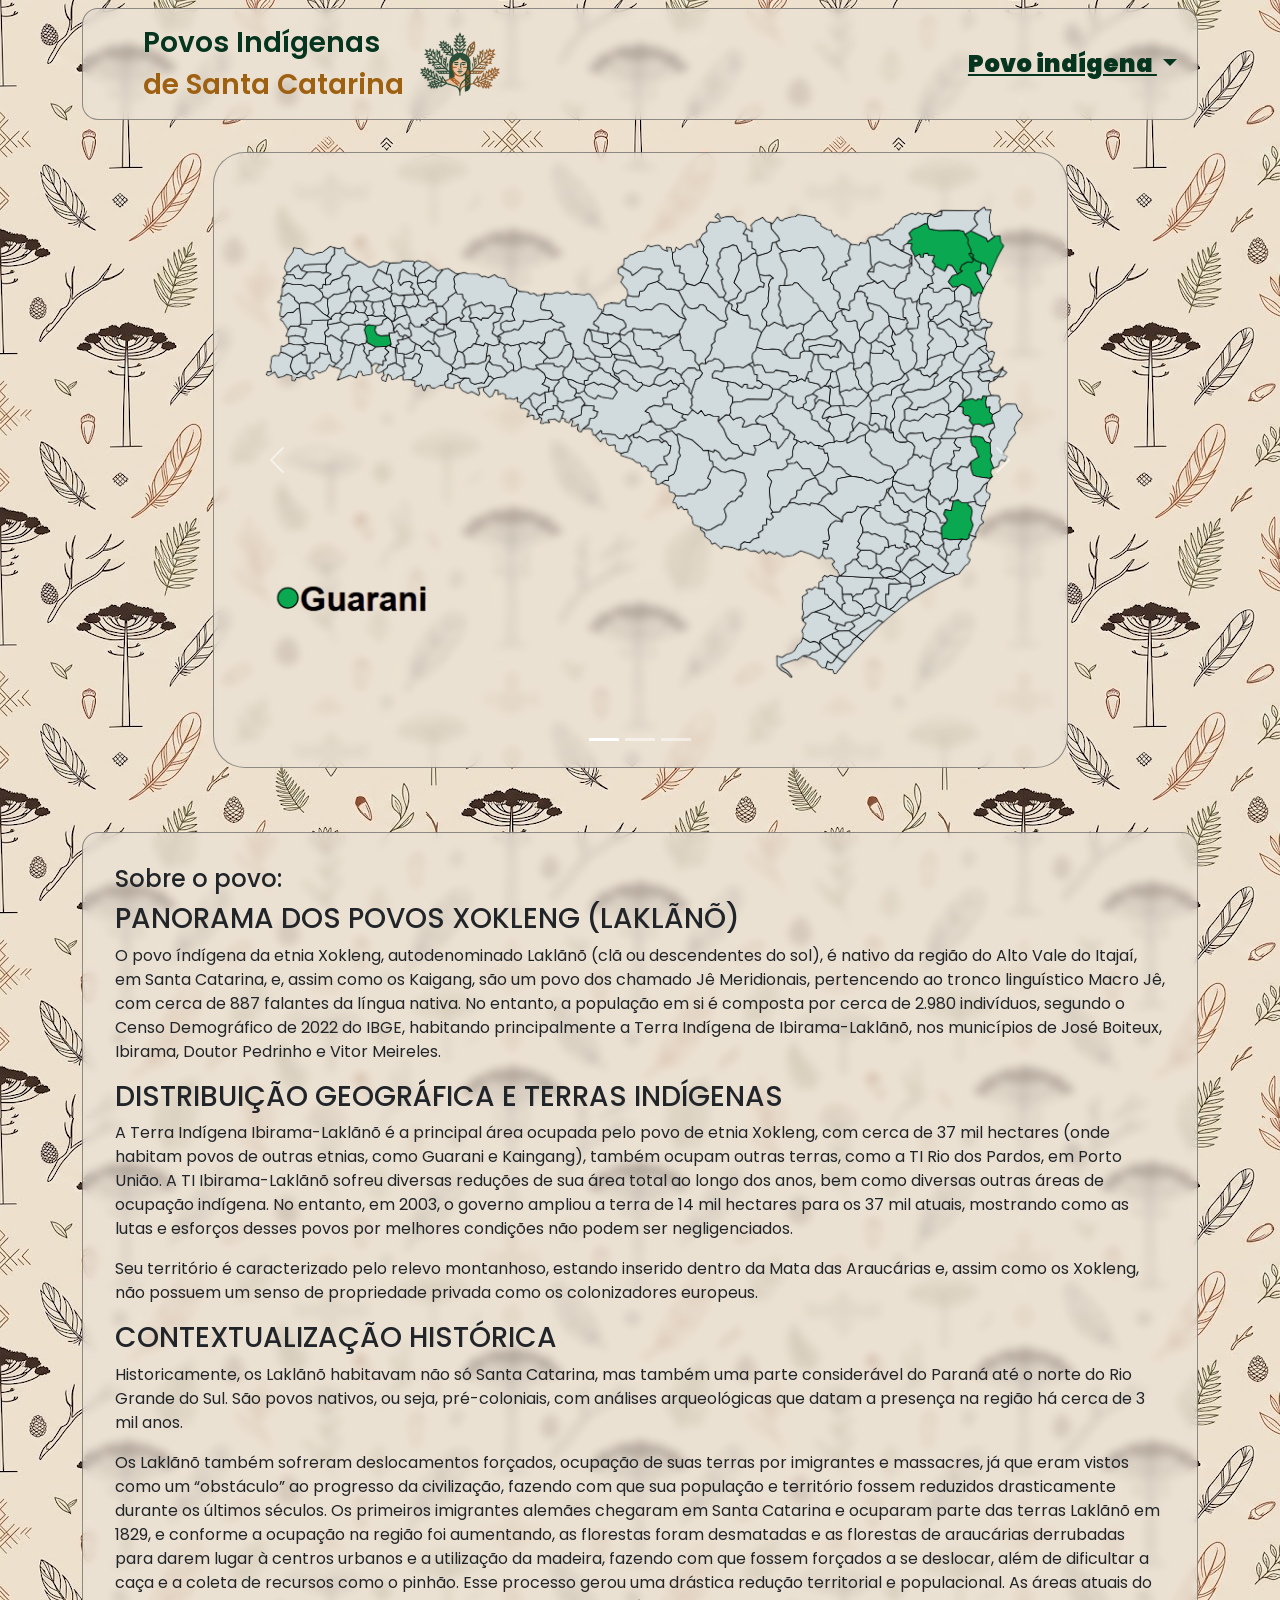
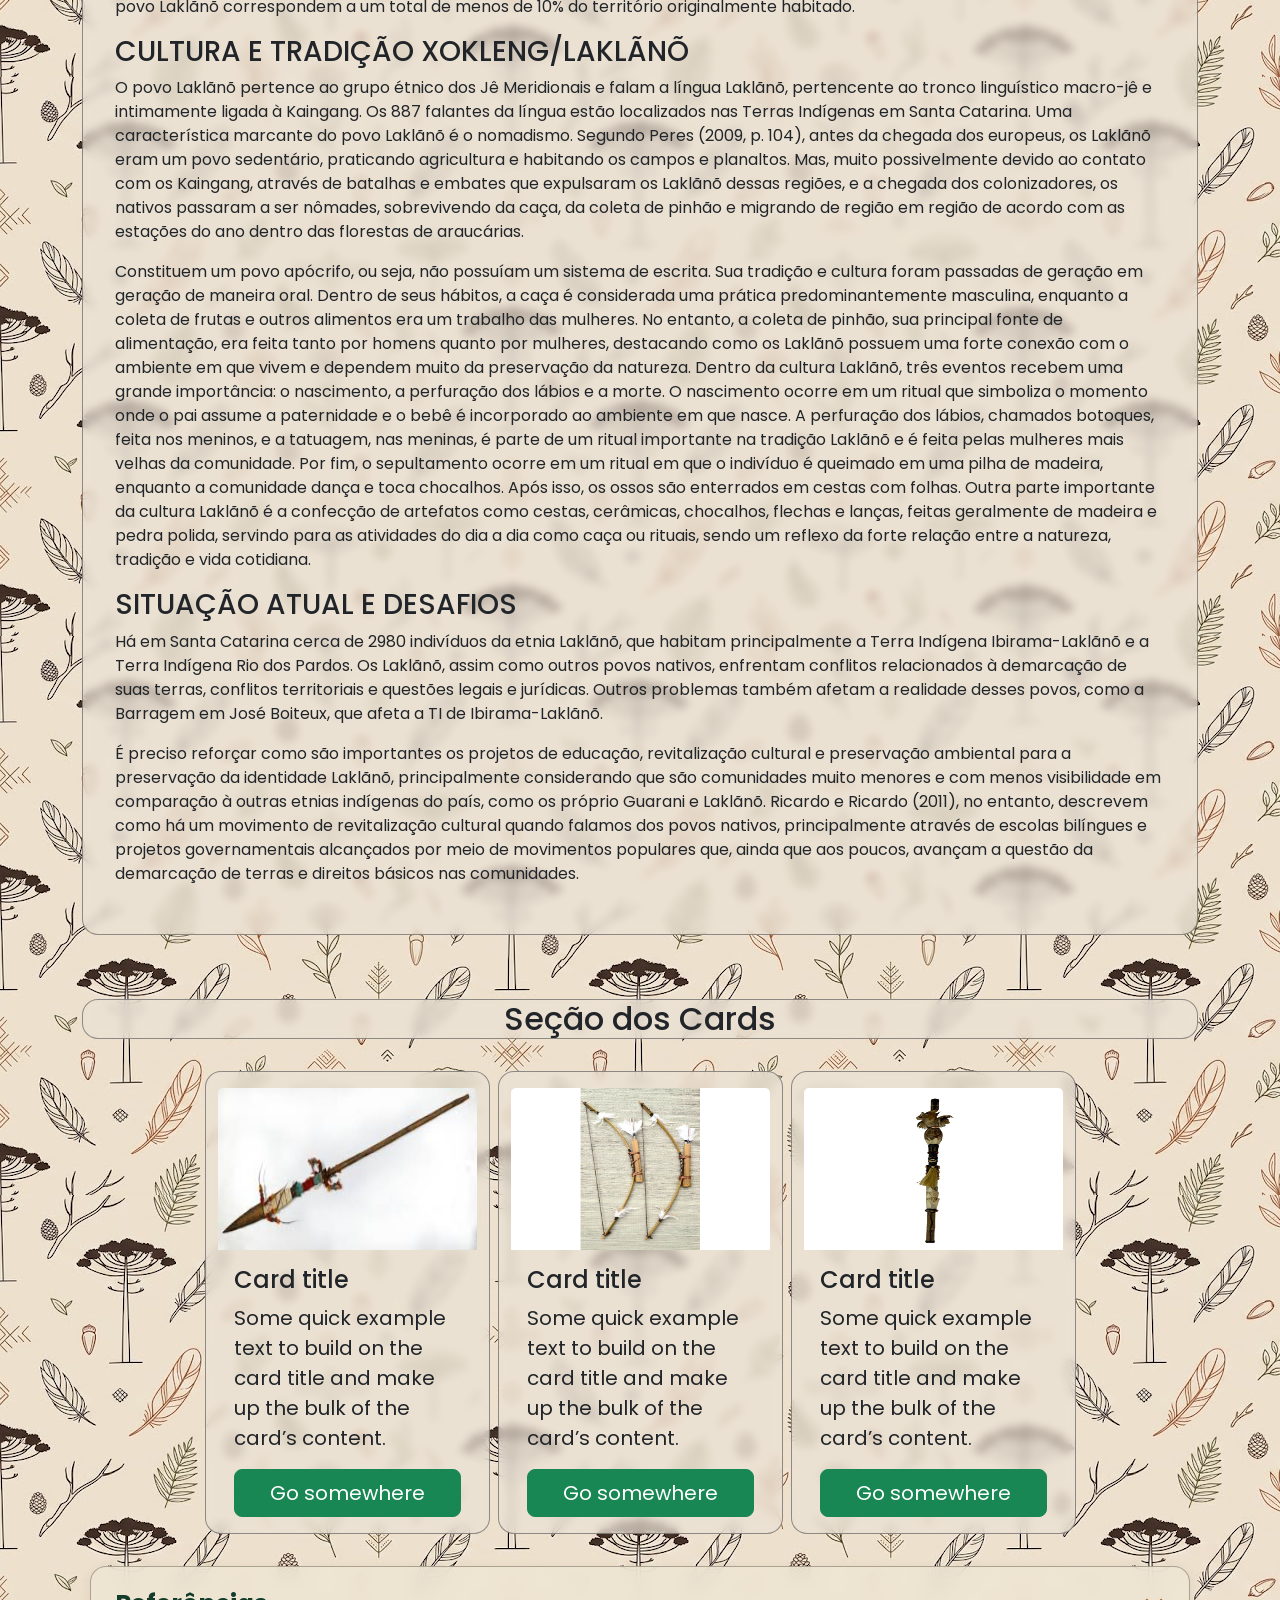
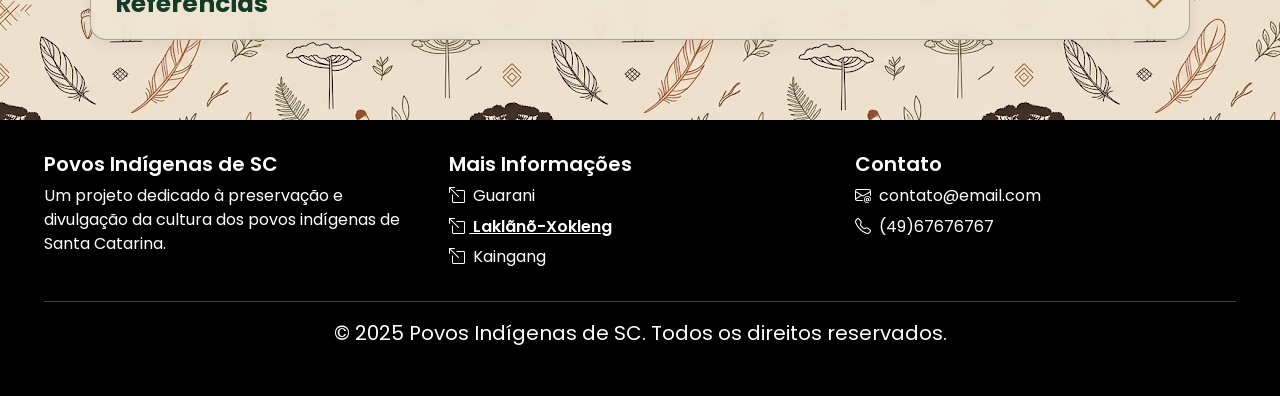
<file: xokleng.html>
<!DOCTYPE html>
<html lang="en">

<head>
    <meta charset="utf-8" />
    <meta name="viewport" content="width=device-width, initial-scale=1" />
    <link rel="icon" href="img/folha2.png">
    <link rel="stylesheet" href="https://cdn.jsdelivr.net/npm/bootstrap-icons@1.13.1/font/bootstrap-icons.min.css">
    <title>Xokleng - povos indigenas</title>
    <link href="https://cdn.jsdelivr.net/npm/bootstrap@5.3.8/dist/css/bootstrap.min.css" rel="stylesheet"
        integrity="sha384-sRIl4kxILFvY47J16cr9ZwB07vP4J8+LH7qKQnuqkuIAvNWLzeN8tE5YBujZqJLB" crossorigin="anonymous" />

    <link rel="stylesheet" href="./css/xokleng.css">
</head>

<body>
    <div class="container">
        <header>
            <nav class="navbar navbar-expand-lg bg-body-tertiary">
                <div class="container-fluid">
                    <a class="navbar-brand d-flex justify-content-center align-items-center ms-5 me-5 fs-3"
                        href="index.html">
                        <div class="d-flex flex-column me-3" id="titulo-cor">Povos Indígenas <span>de Santa
                                Catarina</span></div>
                        <div class="img-titulo"><img src="./img/logo insana.png" alt=""></div>
                    </a>
                    <button class="navbar-toggler" type="button" data-bs-toggle="collapse"
                        data-bs-target="#navbarNavDropdown" aria-controls="navbarNavDropdown" aria-expanded="false"
                        aria-label="Toggle navigation">
                        <span class="navbar-toggler-icon"></span>
                    </button>

                    <div class="collapse navbar-collapse" id="navbarNavDropdown">

                        <ul class="navbar-nav w-100">
                            <li class="nav-item dropdown ms-auto" id="uff">
                                <a class="nav-link dropdown-toggle fs-4" href="#" role="button" id="Povo"
                                    data-bs-toggle="dropdown" aria-expanded="false">
                                    Povo indígena
                                </a>
                                <ul class="dropdown-menu">
                                    <li><a class="dropdown-item" id="Guarani" href="guarani.html">Guarani</a></li>
                                    <li><a class="dropdown-item" id="Xokleng" href="xokleng.html">Laklãnõ-Xokleng</a>
                                    </li>
                                    <li><a class="dropdown-item" id="Kaingang" href="kaingang.html">Kaingang</a></li>
                                </ul>
                            </li>
                        </ul>
                    </div>

                </div>
            </nav>
        </header>


        <main>
            <div class="row">
                <div id="carouselExampleIndicators" class="carousel slide" data-bs-ride="carousel">
                    <div class="carousel-indicators">
                        <button type="button" data-bs-target="#carouselExampleIndicators" data-bs-slide-to="0"
                            class="active" aria-current="true" aria-label="Slide 1"></button>
                        <button type="button" data-bs-target="#carouselExampleIndicators" data-bs-slide-to="1"
                            aria-label="Slide 2"></button>
                        <button type="button" data-bs-target="#carouselExampleIndicators" data-bs-slide-to="2"
                            aria-label="Slide 3"></button>
                    </div>
                    <div class="carousel-inner">
                        <div class="carousel-item active">
                            <img src="./img/guaranizinho.png" class="d-block w-100" alt="..." />
                        </div>
                        <div class="carousel-item">
                            <img src="img/indigenas-guarani.jpg" class="d-block w-100" alt="..." />
                        </div>
                        <div class="carousel-item">
                            <img src="img/indigena-guarani.jpg" class="d-block w-100" alt="..." />
                        </div>
                    </div>
                    <button class="carousel-control-prev" type="button" data-bs-target="#carouselExampleIndicators"
                        data-bs-slide="prev">
                        <span class="carousel-control-prev-icon" aria-hidden="true"></span>
                        <span class="visually-hidden">Previous</span>
                    </button>
                    <button class="carousel-control-next" type="button" data-bs-target="#carouselExampleIndicators"
                        data-bs-slide="next">
                        <span class="carousel-control-next-icon" aria-hidden="true"></span>
                        <span class="visually-hidden">Next</span>
                    </button>
                </div>
            </div>
            <div class="textinho">

                <h2 class="fs-4">Sobre o povo:</h2>
                <h3>PANORAMA DOS POVOS XOKLENG (LAKLÃNÕ)</h3>
                <p>
                    O povo índígena da etnia Xokleng, autodenominado Laklãnõ (clã ou
                    descendentes do sol), é nativo da região do Alto Vale do Itajaí, em Santa Catarina, e,
                    assim como os Kaigang, são um povo dos chamado Jê Meridionais, pertencendo ao tronco linguístico Macro Jê, com cerca de 887 falantes
                    da língua nativa. No entanto, a população em si é
                    composta por cerca de 2.980 indivíduos, segundo o Censo Demográfico de 2022 do
                    IBGE, habitando principalmente a Terra Indígena de Ibirama-Laklãnõ, nos municípios
                    de José Boiteux, Ibirama, Doutor Pedrinho e Vitor Meireles.</p>

                    <h3>DISTRIBUIÇÃO GEOGRÁFICA E TERRAS INDÍGENAS</h3>

                    <p>
                    A Terra Indígena Ibirama-Laklãnõ é a principal área ocupada pelo povo de etnia Xokleng, com cerca
                    de 37 mil hectares (onde habitam povos de outras etnias, como Guarani e
                    Kaingang), também ocupam outras terras, como a TI Rio dos Pardos, em Porto
                    União. A TI Ibirama-Laklãnõ sofreu diversas reduções de sua área total ao longo dos
                    anos, bem como diversas outras áreas de ocupação indígena. No entanto, em 2003,
                    o governo ampliou a terra de 14 mil hectares para os 37 mil atuais, mostrando como
                    as lutas e esforços desses povos por melhores condições não podem ser
                    negligenciados.</p>
                    
                    <p>
                    Seu território é caracterizado pelo relevo montanhoso, estando inserido dentro
                    da Mata das Araucárias e, assim como os Xokleng, não possuem um senso de
                    propriedade privada como os colonizadores europeus.

                    <h3>CONTEXTUALIZAÇÃO HISTÓRICA</h3>
                    <p>
                    Historicamente, os Laklãnõ habitavam não só Santa Catarina, mas também
                    uma parte considerável do Paraná até o norte do Rio Grande do Sul. São povos nativos, ou seja, pré-coloniais, com análises
                    arqueológicas que datam a presença na região há cerca de 3 mil anos.</p>

                    <p>Os Laklãnõ também sofreram deslocamentos forçados, ocupação de suas
                    terras por imigrantes e massacres, já que eram vistos como um “obstáculo” ao
                    progresso da civilização, fazendo com que sua população e território fossem
                    reduzidos drasticamente durante os últimos séculos. Os primeiros imigrantes alemães chegaram em Santa Catarina e
                    ocuparam parte das terras Laklãnõ em 1829, e conforme a ocupação na região foi
                    aumentando, as florestas foram desmatadas e as florestas de araucárias derrubadas
                    para darem lugar à centros urbanos e a utilização da madeira, fazendo com que
                    fossem forçados a se deslocar, além de dificultar a caça e a coleta de recursos como
                    o pinhão. Esse processo gerou uma drástica redução
                    territorial e populacional. As áreas
                    atuais do povo Laklãnõ correspondem a um total de menos de 10% do território
                    originalmente habitado.</p>

                    
                    <h3>CULTURA E TRADIÇÃO XOKLENG/LAKLÃNÕ</h3>

                    <p>O povo Laklãnõ pertence ao grupo étnico dos Jê Meridionais e falam a língua
                    Laklãnõ, pertencente ao tronco linguístico macro-jê e intimamente ligada à Kaingang. Os 887 falantes da
                    língua estão localizados nas Terras Indígenas em Santa Catarina.
                    Uma característica marcante do povo Laklãnõ é o nomadismo. Segundo
                    Peres (2009, p. 104), antes da chegada dos europeus, os Laklãnõ eram um povo
                    sedentário, praticando agricultura e habitando os campos e planaltos. Mas, muito
                    possivelmente devido ao contato com os Kaingang, através de batalhas e embates
                    que expulsaram os Laklãnõ dessas regiões, e a chegada dos colonizadores, os
                    nativos passaram a ser nômades, sobrevivendo da caça, da coleta de pinhão e
                    migrando de região em região de acordo com as estações do ano dentro das
                    florestas de araucárias.</p>
                    
                    <p>Constituem um povo apócrifo, ou seja, não possuíam um sistema
                    de escrita. Sua tradição e cultura foram passadas de geração em geração de maneira
                    oral. Dentro de seus hábitos, a caça é considerada uma prática
                    predominantemente masculina, enquanto a coleta de frutas e outros alimentos era
                    um trabalho das mulheres. No entanto, a coleta de
                    pinhão, sua principal fonte de alimentação, era feita tanto por homens quanto por
                    mulheres, destacando como os Laklãnõ possuem uma forte conexão com o
                    ambiente em que vivem e dependem muito da preservação da natureza.
                    Dentro da cultura Laklãnõ, três eventos recebem uma grande importância: o
                    nascimento, a perfuração dos lábios e a morte. O nascimento ocorre em um ritual que simboliza o momento
                    onde o pai assume a paternidade e o bebê é incorporado ao ambiente em que
                    nasce. A perfuração dos lábios, chamados botoques, feita nos meninos, e a
                    tatuagem, nas meninas, é parte de um ritual importante na tradição Laklãnõ e é feita
                    pelas mulheres mais velhas da comunidade. Por fim, o sepultamento ocorre em um
                    ritual em que o indivíduo é queimado em uma pilha de madeira, enquanto a
                    comunidade dança e toca chocalhos. Após isso, os ossos são enterrados em cestas
                    com folhas. Outra parte importante da cultura Laklãnõ é a confecção de artefatos como cestas, cerâmicas,
                    chocalhos, flechas e lanças, feitas geralmente de madeira e pedra polida, servindo
                    para as atividades do dia a dia como caça ou rituais, sendo um reflexo da forte
                    relação entre a natureza, tradição e vida cotidiana.</p>

                    <h3>SITUAÇÃO ATUAL E DESAFIOS</h3>

                    <p>Há em Santa Catarina cerca de 2980 indivíduos da etnia Laklãnõ, que
                    habitam principalmente a Terra Indígena Ibirama-Laklãnõ e a Terra Indígena Rio dos
                    Pardos. Os Laklãnõ, assim
                    como outros povos nativos, enfrentam conflitos relacionados à demarcação de suas
                    terras, conflitos territoriais e questões legais e jurídicas. Outros problemas também
                    afetam a realidade desses povos, como a Barragem em José Boiteux, que afeta a TI
                    de Ibirama-Laklãnõ.</p>

                    <p>É preciso reforçar como são importantes os projetos de educação,
                    revitalização cultural e preservação ambiental para a preservação da identidade
                    Laklãnõ, principalmente considerando que são comunidades muito menores e com
                    menos visibilidade em comparação à outras etnias indígenas do país, como os
                    próprio Guarani e Laklãnõ. Ricardo e Ricardo (2011), no entanto, descrevem como
                    há um movimento de revitalização cultural quando falamos dos povos nativos,
                    principalmente através de escolas bilíngues e projetos governamentais alcançados
                    por meio de movimentos populares que, ainda que aos poucos, avançam a questão
                    da demarcação de terras e direitos básicos nas comunidades.</p>


            </div>
        </main>
        <section class="section-cards">
            <h2 class="fs-2">Seção dos Cards</h2>
            <div class="row container-cards gap-2 d-flex justify-content-center align-items-center">

                <div class="card col-lg-3 col-md-5 col-sm-12">
                    <img src="img/gueee.jpg" class="card-img-top" alt="..." />
                    <div class="card-body d-flex flex-column justify-content-center">
                        <h5 class="card-title fs-4">Card title</h5>
                        <p class="card-text fs-5">
                            Some quick example text to build on the card title and make up
                            the bulk of the card’s content.
                        </p>
                        <a href="#" class="btn btn-success btn-lg">Go somewhere</a>
                    </div>
                </div>

                <div class="card col-lg-3 col-md-5 col-sm-12">
                    <img src="img/guaaaa.jpg" class="card-img-top" alt="..." />
                    <div class="card-body d-flex flex-column justify-content-center">
                        <h5 class="card-title fs-4">Card title</h5>
                        <p class="card-text fs-5">
                            Some quick example text to build on the card title and make up
                            the bulk of the card’s content.
                        </p>
                        <a href="#" class="btn btn-success btn-lg">Go somewhere</a>
                    </div>
                </div>

                <div class="card col-lg-3 col-md-5 col-sm-12">
                    <img src="img/guooo.jpg" class="card-img-top" alt="..." />
                    <div class="card-body d-flex flex-column justify-content-center">
                        <h5 class="card-title fs-4">Card title</h5>
                        <p class="card-text fs-5">
                            Some quick example text to build on the card title and make up
                            the bulk of the card’s content.
                        </p>
                        <a href="#" class="btn btn-success btn-lg">Go somewhere</a>
                    </div>
                </div>

            </div>
        </section>

    </div>

     <section class="references-section">

    <button
        class="btn ref-toggle collapsed"
        type="button"
        data-bs-toggle="collapse"
        data-bs-target="#ref"
        aria-expanded="false"
        aria-controls="ref">

        <span>Referências</span>

        <span class="ref-chevron" aria-hidden="true"></span>

    </button>

    <div class="collapse ref-collapse" id="ref">

        <div class="ref w-100">

            <h5>
                Artigo apresentado ao curso técnico de Informática do
                Instituto Federal de Santa Catarina, para aprovação na UC
                Projeto Integrador em 2025. Orientador: Prof. Ricardo de
                Campos, Mestre em Educação.
            </h5>

              <p>
            BEDIN, Jéssica; PADILHA, Renata Cardozo; LOPES, Thainá Castro Costa
                Figueiredo. A VALORIZAÇÃO DA CULTURA INDÍGENA DE CHAPECÓ: RESUMO.
                Revista ACB: Biblioteconomia em Santa Catarina, Florianópolis, ano 2019, v. 24, n.
                2, 1 abr. 2019. Cultura Indígena, p. 315-320. Disponível em:
                https://dialnet.unirioja.es/servlet/articulo?codigo=7389301. Acesso em: 20 out. 2025.</p>
        
                <p>CAMPOS, Ricardo de. O Povo Laklãnõ e os Outros. Ricardo de Campos / Namblá
                Kagran. 1 ed. Canoinhas, SC: Ed. do Autor, 2021.</p>

                <p>RICARDO, Beto; RICARDO, Fany (ed.). Povos Indígenas no Brasil 2001/2005. 1.
                ed. São Paulo: Instituto Socioambiental, 2006. 881 p. v. 1. Disponível em:
                https://books.google.com.br/books?hl=pt-BR&lr=&id=gL9OBAAAQBAJ&oi=fnd&pg=P
                A22&dq=santa+catarina+povos+ind%C3%ADgenas&ots=y5_NgDaCuX&sig=mU3sy
                3EU1AKGpnx_y8UuqGjC_AQ#v=onepage&q=santa%20catarina%20povos%20ind%
                C3%ADgenas&f=true. Acesso em: 20 out. 2025.</p>

                <p>HARTMANN, Analúcia. A questão indígena em Santa Catarina (Florianópolis).
                Procuradoria da República em Santa Catarina, Florianópolis, ano 2005, p. 1-1, 23
                set. 2005. Disponível em:
                https://www.mpf.mp.br/sc/sala-de-imprensa/noticias-sc/2005/201101121627190200-a
                -questao-indigena-em-santa-catarina-florianopolis. Acesso em: 20 out. 2025.</p>

                <p>BASTOS, Ângela. Vozes Pela Terra: a luta indígena pelas reservas em Santa
                Catarina. Clic RBS, Florianópolis, p. 1-1, 1 jan. 2013. Disponível em:
                https://www.clicrbs.com.br/sites/swf/dc_terras_indigenas_25/index.html. Acesso em:
                20 out. 2025.</p>

                <p>RICARDO, Beto; RICARDO, Fany (ed.). Povos Indígenas no Brasil 2006/2010. 1.
                ed. rev. São Paulo: Instituto Socioambiental, 2011. 764 p. Disponível em:
                https://books.google.com.br/books?hl=pt-BR&lr=&id=XXaFH9Y_z0sC&oi=fnd&pg=P
                A9&dq=santa+catarina+povos+indígenas&ots=1APAnpVVEY&sig=ZGPiZif8AJ86j_Uf
                tlGwtM9RnZQ#v=onepage&q&f=true. Acesso em: 20 out. 2025.</p>

                <p>TOMMASINO, Kimiye. Os povos indígenas no sul do Brasil e suas relações
                interétnicas. Cadernos CERU, São Paulo, ano 2002, v. 13, n. 2, 1 jan. 2001.
                Indígenas no sul, p. 37-46. DOI 10.11606/issn.2595-2536.v13i0p37-46. Disponível
                em: https://revistas.usp.br/ceru/article/view/75277. Acesso em: 20 out. 2025.</p>

                <p>SELAU, Maurício da Silva. A ocupação do território Xokleng pelos imigrantes
                italianos no sul catarinense (1875-1925): resistência e extermínio. Orientador:
                Eunice Sueli Nodari. 2006. 163 p. Dissertação (Mestrado em História Cultural) -
                Universidade Federal de Santa Catarina, Florianópolis, 2006. Disponível em:
                https://repositorio.ufsc.br/xmlui/handle/123456789/88727. Acesso em: 22 out. 2025.</p>

                <p>D‘ANGELIS, Wilmar R. Frentes de expansão e povos indígenas em Santa
                Catarina. Fronteiras: Revista Catarinense de História, Chapecó, ano 2017, n. 28, p.
                34-59, 1 dez. 2017. DOI https://doi.org/10.36661/2238-9717.2016n28.8016.
                Disponível em: https://periodicos.uffs.edu.br/index.php/FRCH/article/view/8016.
                Acesso em: 22 out. 2025.</p>

                <p>MINISTÉRIO DOS POVOS INDÍGENAS (Brasil). Assessoria de Comunicação /
                Funai. Dados do Censo 2022 revelam que o Brasil tem 1,7 milhão de indígenas.
                Fundação Nacional dos Povos Indígenas, Brasil, ano 2023, 7 ago. 2023. Assistência
                Social, p. 1-1. Disponível em:
                https://www.gov.br/funai/pt-br/assuntos/noticias/2023/dados-do-censo-2022-revelam
                que-o-brasil-tem-1-7-milhao-de-indigenas#:~:text=O%20levantamento%20aponta%2
                0que%20a,83%25%20do%20total%20de%20habitantes. Acesso em: 22 out. 2025.</p>

                <p>MINISTÉRIO DO PLANEJAMENTO E ORÇAMENTO (Brasil). Instituto Brasileiro de
                Geografia e Estatística. Terras indígenas. In: MINISTÉRIO DO PLANEJAMENTO E
                ORÇAMENTO (Brasil). Instituto Brasileiro de Geografia e Estatística. Brasil: 500
                anos de povoamento. Rio de Janeiro: IBGE, 1 jan. 2000. Disponível em:
                https://brasil500anos.ibge.gov.br/territorio-brasileiro-e-povoamento/historia-indigena/t
                erras-indigenas.html. Acesso em: 22 out. 2025.</p>

                <p>DARELLA, Maria Dorothea Post Darella. ORE ROIPOTA YVY PORÃ “NÓS
                QUEREMOS TERRA BOA”: TERRITORIALIZAÇÃO GUARANI NO LITORAL DE
                SANTA CATARINA – BRASIL. Orientador: RINALDO SÉRGIO VIEIRA ARRUDA.
                2004. 435 p. Tese (DOUTORADO EM CIÊNCIAS SOCIAIS) - PONTIFÍCIA
                UNIVERSIDADE CATÓLICA DE SÃO PAULO, São Paulo, 2004. Disponível em:
                https://leiaufsc.wordpress.com/wp-content/uploads/2015/08/tese-maria-dorothea-post
                -darella-2004.pdf. Acesso em: 30 out. 2025.</p>

                <p>MÜLLER, Isabela da Silva. Arqueologia guarani no litoral central de Santa
                Catarina. Orientador: Ximena Suarez Villagran. 2019. 402 p. Dissertação (Mestrado
                em Arqueologia) - Museu de Arqueologia e Etnologia, Universidade de São Paulo,
                São Paulo, 2019. DOI https://doi.org/10.11606/D.71.2019.tde-22072019-124139.
                Disponível em:
                https://www.teses.usp.br/teses/disponiveis/71/71131/tde-22072019-124139/en.php.
                Acesso em: 30 out. 2025.</p>

                <p>FILHO, Alberto Capucci. A questão indígena em Santa Catarina. In: ENCONTROS
                Teológicos. Florianópolis: [s. n.], 2001. Disponível em:
                https://facasc.emnuvens.com.br/ret/article/download/1052/705. Acesso em: 30 out.
                2025.</p>

                <p>PERES , JACKSON ALEXSANDRO. Entre as matas de araucárias: cultura e
                história Xokleng em Santa Catarina (1850-1914). Orientador: Eunice Sueli Nodari.
                2009. 160 p. Dissertação (Mestrado em História Cultural) - Centro de Filosofia e
                Ciências Humanas, Universidade Federal de Santa Catarina, Florianópolis, 2009.
                Disponível em: https://repositorio.ufsc.br/xmlui/handle/123456789/92792. Acesso
                em: 30 out. 2025.</p>

                <p>MACHADO, Juliana Salles. Arqueologias Indígenas, os Laklãnõ Xokleng e os
                objetos do pensar. Revista de Arqueologia, Florianópolis, ano 2017, v. 30, n. 1, p.
                90-119, 30 jun. 2017. DOI https://doi.org/10.24885/sab.v30i1.504. Disponível em:
                https://revista.sabnet.org/ojs/index.php/sab/article/view/504. Acesso em: 30 out.
                2025.</p>

                <p>VEIGA, Juracilda. Cosmologia e praticas rituais Kaingang. Orientador: Vanessa
                Lea,. 2000. 367 p. Tese (Doutorado em Antropologia Social) - Instituto de Filosofia e
                Ciências Humanas, Universidade Estadual de Campinas, Campinas, 2000. DOI
                https://doi.org/10.47749/T/UNICAMP.2000.433812. Disponível em:
                https://repositorio.unicamp.br/acervo/detalhe/433812. Acesso em: 30 out. 2025.</p>

                
                <p>D’ANGELIS, Wilmar R.; SANTOS, Juracilda. Habitação e acampamentos
                Kaingang hoje e no passado. Cadernos do CEOM, Chapecó, ano 2014, v. 17, n.
                18, 30 jul. 2014. Arqueologia e populações indígenas, p. 214-242. DOI
                https://doi.org/10.47749/T/UNICAMP.2000.433812. Disponível em:
                https://repositorio.unicamp.br/acervo/detalhe/433812. Acesso em: 30 out. 2025.</p>

                <p>SILVA, Lucas Alves. A história Kaingáng através do ritual do Kiki. Santa Catarina
                em História, Florianópolis, ano 2012, v. 5, n. 1, 2 jul. 2012. Culturas, tradições e
                etnicidades, p. 12-23. Disponível em:
                https://ojs.sites.ufsc.br/index.php/sceh/article/view/144. Acesso em: 30 out. 2025.
           </p>

        </div>

    </div>

</section>

    <footer class="mt-5">
        <div class="container-fluid">
            <div class="row gy-4">

                <div class="col-12 col-md-4">
                    <h5 class="fs-5">Povos Indígenas de SC</h5>
                    <p class="fs-7">Um projeto dedicado à preservação e divulgação da cultura dos povos indígenas de
                        Santa Catarina.</p>
                </div>

                <div class="col-12 col-md-4">
                    <h5 class="fs-5">Mais Informações</h5>
                    <ul class="list-unstyled fs-7">
                        <li><a href="guarani.html" id="GuaraniFooter">
                                <i class="bi bi-box-arrow-up-left me-1"></i>
                                Guarani</a></li>
                        <li><a href="xokleng.html" id="XoklengFooter">
                                <i class="bi bi-box-arrow-up-left me-1"></i>
                                Laklãnõ-Xokleng</a></li>
                        <li><a href="kaingang.html" id="KaingangFooter">
                                <i class="bi bi-box-arrow-up-left me-1"></i>
                                Kaingang</a></li>
                    </ul>
                </div>

                <div class="col-12 col-md-4">
                    <h5 class="fs-5">Contato</h5>
                    <ul class="list-unstyled fs-7">
                        <li><i class="bi bi-envelope-at me-1"></i> contato@email.com</li>
                        <li><i class="bi bi-telephone me-1"></i> (49)67676767</li>
                    </ul>
                </div>

            </div>

            <hr>
            <p class="text-center fs-5">© 2025 Povos Indígenas de SC. Todos os direitos reservados.</p>
        </div>
    </footer>

    <script src="https://cdn.jsdelivr.net/npm/bootstrap@5.3.8/dist/js/bootstrap.bundle.min.js"
        integrity="sha384-FKyoEForCGlyvwx9Hj09JcYn3nv7wiPVlz7YYwJrWVcXK/BmnVDxM+D2scQbITxI"
        crossorigin="anonymous"></script>
</body>

</html>
</file>
<file: css/style.css>
@import url('https://fonts.googleapis.com/css2?family=Poppins:ital,wght@0,100;0,200;0,300;0,400;0,500;0,600;0,700;0,800;0,900;1,100;1,200;1,300;1,400;1,500;1,600;1,700;1,800;1,900&display=swap');

* {
    padding: 0;
    margin: 0;
    box-sizing: border-box;
    
    font-family: 'Poppins', sans-serif;


}

body {
    background-image: url("../img/auraoficial.png");
    
 
    background-repeat: repeat;

    display: flex;
    flex-direction: column;
   
}

main {
   width: 100%;
    min-height: 100vh;
    height: auto;

}

#Xokleng {
    color: #1C77C3;
}

#Guarani {
    
    color: #086439;

}

#Kaingang {
    
    color: #9E6111;                                                                                                                             
  
}
.navbar{

    font-weight: 600;
    border-radius: 1rem;
    background-color: rgba(235, 226, 213, 0.685) !important;
    backdrop-filter: blur(5px) !important;
    border: 0.1rem solid rgba(82, 82, 82, 0.616) !important;
    margin-top: 0.5rem;
    margin-bottom: 2rem;
    z-index: 1;
}

.dropdown-menu{
   
    --bs-dropdown-bg: rgba(235, 226, 213, 0.767) !important; 
    border-radius: 1rem;
    border: 0.1rem solid rgba(82, 82, 82, 0.616) !important;
    animation: fadeIn 0.2s ease;
    
}

@keyframes fadeIn {
    from {
        opacity: 0;
        transform: translateY(-8px);
    }
    to {
        opacity: 1;
        transform: translateY(0);
    }
}

.dropdown-menu :hover{
    border-radius: 0.7rem;
    background-color: rgba(235, 226, 213, 0.685) !important;
    transition: 0.2s;
    color: #000000 !important;
   
    
}
#titulo-cor{
    color: #06351f;

}
#titulo-cor span{
     color: #9e6111;
}
.nav-link{
    color: #06351f !important;
    border-radius: 0.3rem;
}
.nav-link:hover{
    color: #086439 !important;
    background-color: #00000081 !important;
    border-radius: 0.3rem;
}
.img-titulo img{
    width: 5rem;
    height: 4rem;
}


.areamapa {
    width: 100%;
    display: flex;
    justify-content: center;
}

.mapinha {
    display: flex;
    justify-content: center;
    align-items: center;

    padding-top: 6vh;
    width: 67%;
    height: 100%;

    transition: transform 1.5s ease-in-out;
    transform-origin: top left;




}

svg {

    width: 100%;
    border-radius: 1.5rem;

    border: 3px solid rgba(82, 82, 82, 0.616);

}

#svg-background {
    background-color: rgba(235, 226, 213, 0.685) !important;

}

.xokleng {
    stroke-width: 0.1;
    stroke: rgb(0, 0, 0);
    fill: #1C77C3;
}

.guarani {
    stroke: rgb(0, 0, 0);
    fill: #086439;
    stroke-width: 0.1;

}

.kaingang {
    stroke: rgb(0, 0, 0);
    fill: #9E6111;
    stroke-width: 0.1;
}

.municipios {
    stroke: #000000;
    fill: rgb(209, 219, 221);
    stroke-width: 0.1;

}

#legendinha {
    position: absolute;
    color: rgb(245, 245, 245);
    padding: 5px 10px;
    border-radius: 7px;
    border: 2px solid grey;
    font-size: 25px;
    pointer-events: none;
    display: none;
    z-index: 1;

}

    


#legenda-kaingang {
    font-size: 67px;
}

#legenda-xokleng {
    font-size: 67px;
}

#legenda-guarani {

    font-size: 67px;
}

.popups{
    display: flex;
    justify-content: center;
    align-items: center;

    
}

[class^="popupzinho"] {
    position: fixed;
    
    width: 0;
    opacity: 0;
    visibility: hidden;
    transform: translateX(30px);
    transition: opacity 0.5s ease, transform 0.5s ease, visibility 0.5s;
    transition-delay: 0s;
    color: #00000000;

}



[class^="cidadinha"] {
    position: fixed;
   width: 0;
    transition: 2s;
    opacity: 0;
    visibility: hidden;
    transform: translateY(20px);
    transition: opacity 0.5s ease, transform 0.5s ease, visibility 0.5s;
    transition-delay: 0s;
    color: #00000000;
}

[class*="cidadinha"][class*="active"] {
    flex-direction: column;
    position: relative;
   
    width: 33%;

    background-color: rgba(235, 226, 213, 0.685) !important;
    backdrop-filter: blur(5px);
    border: 1px solid rgba(82, 82, 82, 0.616);
    border-radius: 0.5rem;
    flex-direction: column;
    padding: 1rem;
    gap: 0.2rem;
    opacity: 1;
    visibility: visible;
  
    transition-delay: 0.25s;
    color: #000000;
    display: flex;
    align-items: center;
    text-align: center;
    justify-content: center;
    
}

[class^="cidadinha"] .imgcid img {
    opacity: 0;
    
}


[class*="cidadinha"][class*="active"] .imgcid img {
    opacity: 1;
}
[class*="cidadinha"][class*="active"] p{
    text-align: justify;
}

.imgcid {
    display: flex;
    justify-content: center;
    align-items: center;
    margin-top: 2rem;
    margin-bottom: 2rem;
}

.imgcid img {
    width: 16rem;
 
    aspect-ratio: 16 / 10; 
}
#legend-row-svg-006d2c-tspan-svg0{
    font-size: 67px;
}
#legend-row-svg-e31a1c-tspan-svg0{
    font-size: 67px;
}
#legend-row-svg-ffff33-tspan-svg0{
    font-size: 67px;
}
footer {
    background-color: rgb(0, 0, 0);
    color: #ffffff;
    padding: 2rem;
    margin-top: 2rem;
    bottom: 0;
}

footer h5 {
    
    font-weight: 600;
}

footer a {
    
    text-decoration: none;
    transition: 0.2s;
    color: #ffffff;
}

#GuaraniFooter:hover {
    color: #086439;
}

#KaingangFooter:hover {
    color: #9E6111;   
}

#XoklengFooter:hover {
    color: #1C77C3;
}


footer li {
    margin-bottom: 0.4rem;
}


@media screen and (max-width:767px){
    *{
        font-size: 10px;
    }
}
@media screen and (max-width:991px){
    #uff{
        margin: 0 !important;
    }
}
</file>
<file: css/guarani.css>
@import url('https://fonts.googleapis.com/css2?family=Poppins:ital,wght@0,100;0,200;0,300;0,400;0,500;0,600;0,700;0,800;0,900;1,100;1,200;1,300;1,400;1,500;1,600;1,700;1,800;1,900&display=swap');

* {
    box-sizing: border-box;
    padding: 0;
    margin: 0;
    font-family: 'Poppins', sans-serif;
}

body {
    background-image: url("../img/auraoficial.png");
    background-repeat: repeat;
    display: flex;
    flex-direction: column;
}

#Xokleng {
    color: #1C77C3;
}

#Guarani {

    color: #086439;
    font-weight: 600;
    text-decoration: underline;
}

#Kaingang {
    color: #9E6111;
}

.navbar {
    font-weight: 600;
    border-radius: 1rem;
    background-color: rgba(235, 226, 213, 0.685) !important;
    backdrop-filter: blur(5px) !important;
    border: 0.1rem solid rgba(82, 82, 82, 0.616) !important;
    margin-top: 0.5rem;
    margin-bottom: 2rem;
    z-index: 1;
}

.dropdown-menu {
    --bs-dropdown-bg: rrgba(235, 226, 213, 0.685) !important;
    border-radius: 1rem;
    border: 0.1rem solid rgba(82, 82, 82, 0.616) !important;
    animation: fadeIn 0.2s ease;
}

@keyframes fadeIn {
    from {
        opacity: 0;
        transform: translateY(-8px);
    }

    to {
        opacity: 1;
        transform: translateY(0);
    }
}

.dropdown-menu :hover {
    border-radius: 0.7rem;
    background-color: rgba(235, 226, 213, 0.685) !important;
    transition: 0.2s;
    color: #086439 !important;
}

#titulo-cor {
    color: #06351f;
}

#titulo-cor span {
    color: #9e6111;
}

.nav-link {
    color: #06351f !important;
    border-radius: 0.3rem;
}

.nav-link:hover {
    color: #086439 !important;
    background-color: #00000081 !important;
    border-radius: 0.3rem;
}

.img-titulo img {
    width: 5rem;
    height: 4rem;
}

#Povo {
    font-weight: 1000;
    text-decoration: underline;
}

.carousel {
    background-color: rgba(235, 226, 213, 0.685) !important;
    backdrop-filter: blur(5px) !important;
    border: 0.1rem solid rgba(82, 82, 82, 0.616) !important;
    border-radius: 2rem;
    margin: 0 auto;
    width: 75%;
}

.carousel-item img {
    max-height: 70% !important;
    border-radius: 2rem;
    object-fit: cover;
    object-position: center;
    padding-left: 1rem;
    padding-right: 1rem;
    margin-top: 2rem;
    margin-bottom: 4rem;
    aspect-ratio: 16 / 10;
}

.textinho {
        background-color: rgba(235, 226, 213, 0.685) !important;
    backdrop-filter: blur(5px) !important;
    border: 0.1rem solid rgba(82, 82, 82, 0.616) !important;
    border-radius: 1rem;
    margin-top: 4rem; 
    margin-bottom: 4rem;
    padding: 2rem;
}

.section-cards h2 {
    background-color: rgba(235, 226, 213, 0.685) !important;
    backdrop-filter: blur(5px) !important;
    border: 0.1rem solid rgba(82, 82, 82, 0.616) !important;
    border-radius: 1rem;
    text-align: center;
    margin-bottom: 2rem;

}

.card {
    background-color: rgba(235, 226, 213, 0.685) !important;
    backdrop-filter: blur(5px) !important;
    border: 0.1rem solid rgba(82, 82, 82, 0.616) !important;
    border-radius: 1rem;
}

.card img {
    aspect-ratio: 16 / 10;
    margin-top: 1rem;
}

footer {
    background-color: rgb(0, 0, 0);
    color: #ffffff;
    padding: 2rem;
    margin-top: 2rem;
    bottom: 0;
}

footer h5 {

    font-weight: 600;
}

footer a {

    text-decoration: none;
    transition: 0.2s;
    color: #ffffff;
}


#GuaraniFooter:hover {
    color: #086439;
}

#KaingangFooter:hover {
    color: #9e6111;
}

#XoklengFooter:hover {
    color: #1C77C3;
}

footer li {
    margin-bottom: 0.4rem;
}

@media screen and (max-width:767px) {
    * {
        font-size: 10px;
    }
}

@media screen and (max-width:991px) {
    #uff {
        margin: 0 !important;
    }
}

#GuaraniFooter {
    font-weight: 600;
    text-decoration: underline;
}


/* ================================
   SEÇÃO DE REFERÊNCIASS
================================ */

.references-section {
    width: 100%;
    max-width: 1100px;
    margin: 2rem auto;
    color: #26372b;
}


.ref-toggle {
    width: 100%;
    display: flex;
    align-items: center;
    justify-content: space-between;
    gap: 1rem;

    padding: 1.1rem 1.5rem;

    color: #123b29;
    background: rgba(238, 229, 211, 0.88);

    border: 1px solid rgba(91, 81, 62, 0.45);
    border-radius: 16px;

    font-size: clamp(1.2rem, 2vw, 1.55rem);
    font-weight: 700;
    text-align: left;

    box-shadow: 0 4px 14px rgba(52, 43, 28, 0.08);
    backdrop-filter: blur(10px);
    -webkit-backdrop-filter: blur(10px);

    transition:
        background-color 0.3s ease,
        box-shadow 0.3s ease,
        border-color 0.3s ease;
}

.ref-toggle:hover {
    color: #123b29;
    background: rgba(226, 214, 190, 0.96);
    border-color: #a47737;
    box-shadow: 0 6px 18px rgba(52, 43, 28, 0.13);
}

.ref-toggle:focus-visible {
    outline: none;
    border-color: #a47737;
    box-shadow: 0 0 0 0.25rem rgba(164, 119, 55, 0.2);
}


.ref-chevron {
    width: 12px;
    height: 12px;
    flex-shrink: 0;

    border-right: 2px solid #a16b24;
    border-bottom: 2px solid #a16b24;

    transform: rotate(45deg);
    transition: transform 0.3s ease;
    margin-right: 5px;
    margin-top: -6px;
}

.ref-toggle:not(.collapsed) .ref-chevron {
    transform: rotate(225deg);
    margin-top: 6px;
}


.ref-collapse .ref {
    margin-top: 0.85rem;
    padding: clamp(1.2rem, 3vw, 2.2rem);

    background: rgba(238, 229, 211, 0.88);

    border: 1px solid rgba(91, 81, 62, 0.4);
    border-radius: 16px;

    box-shadow: 0 5px 18px rgba(52, 43, 28, 0.08);

    backdrop-filter: blur(12px);
    -webkit-backdrop-filter: blur(12px);
}


.references-section .ref h5 {
    color: #17432e;
    font-size: 1rem;
    font-weight: 600;
    line-height: 1.8;

    padding-bottom: 1.2rem;
    margin-bottom: 1.5rem;

    border-bottom: 2px solid rgba(164, 119, 55, 0.45);
}


.references-section .ref p {
    color: #40392e;

    font-size: 0.96rem;
    line-height: 1.85;
    text-align: justify;
    hyphens: auto;
    overflow-wrap: anywhere;

    margin-bottom: 1.25rem;
    padding-bottom: 1.25rem;

    border-bottom: 1px solid rgba(91, 81, 62, 0.18);
}


.references-section .ref p:last-child {
    border-bottom: none;
    padding-bottom: 0;
    margin-bottom: 0;
}


.references-section .ref a {
    color: #8d5b19;
    text-decoration: underline;
    text-decoration-color: rgba(141, 91, 25, 0.4);
    text-underline-offset: 3px;

    transition: color 0.2s ease;
}

.references-section .ref a:hover {
    color: #17432e;
    text-decoration-color: #17432e;
}


@media (max-width: 576px) {
    .references-section {
        margin: 1.2rem auto;
    }

    .ref-toggle {
        padding: 0.9rem 1rem;
        border-radius: 12px;
    }

    .ref-collapse .ref {
        padding: 1.1rem;
        border-radius: 12px;
    }

    .references-section .ref p {
        font-size: 0.9rem;
        line-height: 1.75;
        text-align: left;
    }
}

@media (prefers-reduced-motion: reduce) {
    .ref-toggle,
    .ref-chevron {
        transition: none;
    }
}
</file>
<file: css/kaingang.css>
@import url('https://fonts.googleapis.com/css2?family=Poppins:ital,wght@0,100;0,200;0,300;0,400;0,500;0,600;0,700;0,800;0,900;1,100;1,200;1,300;1,400;1,500;1,600;1,700;1,800;1,900&display=swap');

*{  
    margin: 0;
    padding: 0;
    box-sizing: border-box;
    font-family: 'Poppins', sans-serif;
}

body {
    background-image: url("../img/auraoficial.png");
    background-repeat: repeat;
    display: flex;
    flex-direction: column;
}

#Xokleng {
    color: #1C77C3;
}

#Guarani {
    color: #086439;
}

#Kaingang {
    color: #9E6111;
    font-weight: 600;
    text-decoration: underline;
}


.navbar {
    font-weight: 600;
    border-radius: 1rem;
    background-color: rgba(235, 226, 213, 0.685) !important;
    backdrop-filter: blur(5px) !important;
    border: 0.1rem solid rgba(82, 82, 82, 0.616) !important;
    margin-top: 0.5rem;
    margin-bottom: 2rem;
    z-index: 1;
}

.dropdown-menu {
    --bs-dropdown-bg: rrgba(235, 226, 213, 0.685) !important;
    border-radius: 1rem;
    border: 0.1rem solid rgba(82, 82, 82, 0.616) !important;
    animation: fadeIn 0.2s ease;
}

@keyframes fadeIn {
    from {
        opacity: 0;
        transform: translateY(-8px);
    }

    to {
        opacity: 1;
        transform: translateY(0);
    }
}
.dropdown-menu :hover {
    border-radius: 0.7rem;
    background-color: rgba(235, 226, 213, 0.685) !important;
    transition: 0.2s;
    color: #086439 !important;
}

#titulo-cor {
    color: #06351f;

}

#titulo-cor span {
    color: #9e6111;
}

.nav-link {
    color: #06351f !important;
    border-radius: 0.3rem;
}

.nav-link:hover {
    color: #086439 !important;
    background-color: #00000081 !important;
    border-radius: 0.3rem;
}

.img-titulo img {
    width: 5rem;
    height: 4rem;
}

#Povo {
    font-weight: 1000;
    text-decoration: underline;
}

.carousel {
    background-color: rgba(235, 226, 213, 0.685) !important;
    backdrop-filter: blur(5px) !important;
    border: 0.1rem solid rgba(82, 82, 82, 0.616) !important;
    border-radius: 2rem;
    margin: 0 auto;
    width: 75%;
}

.carousel-item img {
    max-height: 70% !important;
    border-radius: 2rem;
    object-fit: cover;
    object-position: center;
    padding-left: 1rem;
    padding-right: 1rem;
    margin-top: 2rem;
    margin-bottom: 4rem;
    aspect-ratio: 16 / 10;
}

.textinho {
    background-color: rgba(235, 226, 213, 0.685) !important;
    backdrop-filter: blur(5px) !important;
    border: 0.1rem solid rgba(82, 82, 82, 0.616) !important;
    border-radius: 1rem;
    margin-top: 4rem;
    margin-bottom: 4rem;
    padding: 2rem;
}

.section-cards h2 {
    background-color: rgba(235, 226, 213, 0.685) !important;
    backdrop-filter: blur(5px) !important;
    border: 0.1rem solid rgba(82, 82, 82, 0.616) !important;
    border-radius: 1rem;
    text-align: center;
    margin-bottom: 2rem;

}

.card {
    background-color: rgba(235, 226, 213, 0.685) !important;
    backdrop-filter: blur(5px) !important;
    border: 0.1rem solid rgba(82, 82, 82, 0.616) !important;
    border-radius: 1rem;
}

.card img {
    aspect-ratio: 16 / 10;
    margin-top: 1rem;
}

footer {
    background-color: rgb(0, 0, 0);
    color: #ffffff;
    padding: 2rem;
    margin-top: 2rem;
    bottom: 0;
}

footer h5 {

    font-weight: 600;
}

footer a {

    text-decoration: none;
    transition: 0.2s;
    color: #ffffff;
}


#GuaraniFooter:hover {
    color: #086439;
}

#KaingangFooter:hover {
    color: #9e6111;
}

#XoklengFooter:hover {
    color: #1C77C3;
}

footer li {
    margin-bottom: 0.4rem;
}

@media screen and (max-width:767px) {
    * {
        font-size: 10px;
    }
}

@media screen and (max-width:991px) {
    #uff {
        margin: 0 !important;
    }
}

#KaingangFooter {
    font-weight: 600;
    text-decoration: underline;
}

/* ================================
   SEÇÃO DE REFERÊNCIASS
================================ */

.references-section {
    width: 100%;
    max-width: 1100px;
    margin: 2rem auto;
    color: #26372b;
}


.ref-toggle {
    width: 100%;
    display: flex;
    align-items: center;
    justify-content: space-between;
    gap: 1rem;

    padding: 1.1rem 1.5rem;

    color: #123b29;
    background: rgba(238, 229, 211, 0.88);

    border: 1px solid rgba(91, 81, 62, 0.45);
    border-radius: 16px;

    font-size: clamp(1.2rem, 2vw, 1.55rem);
    font-weight: 700;
    text-align: left;

    box-shadow: 0 4px 14px rgba(52, 43, 28, 0.08);
    backdrop-filter: blur(10px);
    -webkit-backdrop-filter: blur(10px);

    transition:
        background-color 0.3s ease,
        box-shadow 0.3s ease,
        border-color 0.3s ease;
}

.ref-toggle:hover {
    color: #123b29;
    background: rgba(226, 214, 190, 0.96);
    border-color: #a47737;
    box-shadow: 0 6px 18px rgba(52, 43, 28, 0.13);
}

.ref-toggle:focus-visible {
    outline: none;
    border-color: #a47737;
    box-shadow: 0 0 0 0.25rem rgba(164, 119, 55, 0.2);
}


.ref-chevron {
    width: 12px;
    height: 12px;
    flex-shrink: 0;

    border-right: 2px solid #a16b24;
    border-bottom: 2px solid #a16b24;

    transform: rotate(45deg);
    transition: transform 0.3s ease;
    margin-right: 5px;
    margin-top: -6px;
}

.ref-toggle:not(.collapsed) .ref-chevron {
    transform: rotate(225deg);
    margin-top: 6px;
}


.ref-collapse .ref {
    margin-top: 0.85rem;
    padding: clamp(1.2rem, 3vw, 2.2rem);

    background: rgba(238, 229, 211, 0.88);

    border: 1px solid rgba(91, 81, 62, 0.4);
    border-radius: 16px;

    box-shadow: 0 5px 18px rgba(52, 43, 28, 0.08);

    backdrop-filter: blur(12px);
    -webkit-backdrop-filter: blur(12px);
}


.references-section .ref h5 {
    color: #17432e;
    font-size: 1rem;
    font-weight: 600;
    line-height: 1.8;

    padding-bottom: 1.2rem;
    margin-bottom: 1.5rem;

    border-bottom: 2px solid rgba(164, 119, 55, 0.45);
}


.references-section .ref p {
    color: #40392e;

    font-size: 0.96rem;
    line-height: 1.85;
    text-align: justify;
    hyphens: auto;
    overflow-wrap: anywhere;

    margin-bottom: 1.25rem;
    padding-bottom: 1.25rem;

    border-bottom: 1px solid rgba(91, 81, 62, 0.18);
}


.references-section .ref p:last-child {
    border-bottom: none;
    padding-bottom: 0;
    margin-bottom: 0;
}


.references-section .ref a {
    color: #8d5b19;
    text-decoration: underline;
    text-decoration-color: rgba(141, 91, 25, 0.4);
    text-underline-offset: 3px;

    transition: color 0.2s ease;
}

.references-section .ref a:hover {
    color: #17432e;
    text-decoration-color: #17432e;
}


@media (max-width: 576px) {
    .references-section {
        margin: 1.2rem auto;
    }

    .ref-toggle {
        padding: 0.9rem 1rem;
        border-radius: 12px;
    }

    .ref-collapse .ref {
        padding: 1.1rem;
        border-radius: 12px;
    }

    .references-section .ref p {
        font-size: 0.9rem;
        line-height: 1.75;
        text-align: left;
    }
}

@media (prefers-reduced-motion: reduce) {
    .ref-toggle,
    .ref-chevron {
        transition: none;
    }
}
</file>
<file: css/xokleng.css>
@import url('https://fonts.googleapis.com/css2?family=Poppins:ital,wght@0,100;0,200;0,300;0,400;0,500;0,600;0,700;0,800;0,900;1,100;1,200;1,300;1,400;1,500;1,600;1,700;1,800;1,900&display=swap');

* {
    box-sizing: border-box;
    padding: 0;
    margin: 0;
    font-family: 'Poppins', sans-serif;
}

body {
    background-image: url("../img/auraoficial.png");
    background-repeat: repeat;
    display: flex;
    flex-direction: column;
}

#Xokleng {
    color: #1C77C3;
    font-weight: 600;
    text-decoration: underline;
}

#Guarani {

    color: #086439;

}

#Kaingang {
    color: #9E6111;
}

.navbar {
    font-weight: 600;
    border-radius: 1rem;
    background-color: rgba(235, 226, 213, 0.685) !important;
    backdrop-filter: blur(5px) !important;
    border: 0.1rem solid rgba(82, 82, 82, 0.616) !important;
    margin-top: 0.5rem;
    margin-bottom: 2rem;
    z-index: 1;
}

.dropdown-menu {
    --bs-dropdown-bg: rrgba(235, 226, 213, 0.685) !important;
    border-radius: 1rem;
    border: 0.1rem solid rgba(82, 82, 82, 0.616) !important;
    animation: fadeIn 0.2s ease;
}

@keyframes fadeIn {
    from {
        opacity: 0;
        transform: translateY(-8px);
    }

    to {
        opacity: 1;
        transform: translateY(0);
    }
}

.dropdown-menu :hover {
    border-radius: 0.7rem;
    background-color: rgba(235, 226, 213, 0.685) !important;
    transition: 0.2s;
    color: #086439 !important;
}

#titulo-cor {
    color: #06351f;
}

#titulo-cor span {
    color: #9e6111;
}

.nav-link {
    color: #06351f !important;
    border-radius: 0.3rem;
}

.nav-link:hover {
    color: #086439 !important;
    background-color: #00000081 !important;
    border-radius: 0.3rem;
}

.img-titulo img {
    width: 5rem;
    height: 4rem;
}

#Povo {
    font-weight: 1000;
    text-decoration: underline;
}

.carousel {
    background-color: rgba(235, 226, 213, 0.685) !important;
    backdrop-filter: blur(5px) !important;
    border: 0.1rem solid rgba(82, 82, 82, 0.616) !important;
    border-radius: 2rem;
    margin: 0 auto;
    width: 75%;
}

.carousel-item img {
   max-height: 70% !important;
   border-radius: 2rem;
object-fit: cover;
    object-position: center;
    padding-left: 1rem;
    padding-right: 1rem;
    margin-top: 2rem;
    margin-bottom: 4rem;
    aspect-ratio: 16 / 10; 
}
.textinho{
    background-color: rgba(235, 226, 213, 0.685) !important;
    backdrop-filter: blur(5px) !important;
    border: 0.1rem solid rgba(82, 82, 82, 0.616) !important;
    border-radius: 1rem;
    margin-top: 4rem; 
    margin-bottom: 4rem;
    padding: 2rem;
}
.section-cards h2{
    background-color: rgba(235, 226, 213, 0.685) !important;
    backdrop-filter: blur(5px) !important;
    border: 0.1rem solid rgba(82, 82, 82, 0.616) !important;
    border-radius: 1rem;
    text-align: center;
    margin-bottom: 2rem;
   
}

.card{
    background-color: rgba(235, 226, 213, 0.685) !important;
    backdrop-filter: blur(5px) !important;
    border: 0.1rem solid rgba(82, 82, 82, 0.616) !important;
    border-radius: 1rem;
}
.card img{
    aspect-ratio: 16 / 10; 
    margin-top: 1rem;
}
footer {
    background-color: rgb(0, 0, 0);
    color: #ffffff;
    padding: 2rem;
    margin-top: 2rem;
    bottom: 0;
}

footer h5 {
    
    font-weight: 600;
}

footer a {
    
    text-decoration: none;
    transition: 0.2s;
    color: #ffffff;
}


#GuaraniFooter:hover {
    color: #086439;
}

#KaingangFooter:hover {
    color: #9e6111;
}

#XoklengFooter:hover {
    color: #1C77C3;
}

footer li {
    margin-bottom: 0.4rem;
}

@media screen and (max-width:767px){
    *{
        font-size: 10px;
    }
}
@media screen and (max-width:991px){
    #uff{
        margin: 0 !important;
    }
}
#XoklengFooter{
    text-decoration: underline;
      font-weight: 600;
}

/* ================================
   SEÇÃO DE REFERÊNCIASS
================================ */

.references-section {
    width: 100%;
    max-width: 1100px;
    margin: 2rem auto;
    color: #26372b;
}


.ref-toggle {
    width: 100%;
    display: flex;
    align-items: center;
    justify-content: space-between;
    gap: 1rem;

    padding: 1.1rem 1.5rem;

    color: #123b29;
    background: rgba(238, 229, 211, 0.88);

    border: 1px solid rgba(91, 81, 62, 0.45);
    border-radius: 16px;

    font-size: clamp(1.2rem, 2vw, 1.55rem);
    font-weight: 700;
    text-align: left;

    box-shadow: 0 4px 14px rgba(52, 43, 28, 0.08);
    backdrop-filter: blur(10px);
    -webkit-backdrop-filter: blur(10px);

    transition:
        background-color 0.3s ease,
        box-shadow 0.3s ease,
        border-color 0.3s ease;
}

.ref-toggle:hover {
    color: #123b29;
    background: rgba(226, 214, 190, 0.96);
    border-color: #a47737;
    box-shadow: 0 6px 18px rgba(52, 43, 28, 0.13);
}

.ref-toggle:focus-visible {
    outline: none;
    border-color: #a47737;
    box-shadow: 0 0 0 0.25rem rgba(164, 119, 55, 0.2);
}


.ref-chevron {
    width: 12px;
    height: 12px;
    flex-shrink: 0;

    border-right: 2px solid #a16b24;
    border-bottom: 2px solid #a16b24;

    transform: rotate(45deg);
    transition: transform 0.3s ease;
    margin-right: 5px;
    margin-top: -6px;
}

.ref-toggle:not(.collapsed) .ref-chevron {
    transform: rotate(225deg);
    margin-top: 6px;
}


.ref-collapse .ref {
    margin-top: 0.85rem;
    padding: clamp(1.2rem, 3vw, 2.2rem);

    background: rgba(238, 229, 211, 0.88);

    border: 1px solid rgba(91, 81, 62, 0.4);
    border-radius: 16px;

    box-shadow: 0 5px 18px rgba(52, 43, 28, 0.08);

    backdrop-filter: blur(12px);
    -webkit-backdrop-filter: blur(12px);
}


.references-section .ref h5 {
    color: #17432e;
    font-size: 1rem;
    font-weight: 600;
    line-height: 1.8;

    padding-bottom: 1.2rem;
    margin-bottom: 1.5rem;

    border-bottom: 2px solid rgba(164, 119, 55, 0.45);
}


.references-section .ref p {
    color: #40392e;

    font-size: 0.96rem;
    line-height: 1.85;
    text-align: justify;
    hyphens: auto;
    overflow-wrap: anywhere;

    margin-bottom: 1.25rem;
    padding-bottom: 1.25rem;

    border-bottom: 1px solid rgba(91, 81, 62, 0.18);
}


.references-section .ref p:last-child {
    border-bottom: none;
    padding-bottom: 0;
    margin-bottom: 0;
}


.references-section .ref a {
    color: #8d5b19;
    text-decoration: underline;
    text-decoration-color: rgba(141, 91, 25, 0.4);
    text-underline-offset: 3px;

    transition: color 0.2s ease;
}

.references-section .ref a:hover {
    color: #17432e;
    text-decoration-color: #17432e;
}


@media (max-width: 576px) {
    .references-section {
        margin: 1.2rem auto;
    }

    .ref-toggle {
        padding: 0.9rem 1rem;
        border-radius: 12px;
    }

    .ref-collapse .ref {
        padding: 1.1rem;
        border-radius: 12px;
    }

    .references-section .ref p {
        font-size: 0.9rem;
        line-height: 1.75;
        text-align: left;
    }
}

@media (prefers-reduced-motion: reduce) {
    .ref-toggle,
    .ref-chevron {
        transition: none;
    }
}
</file>
